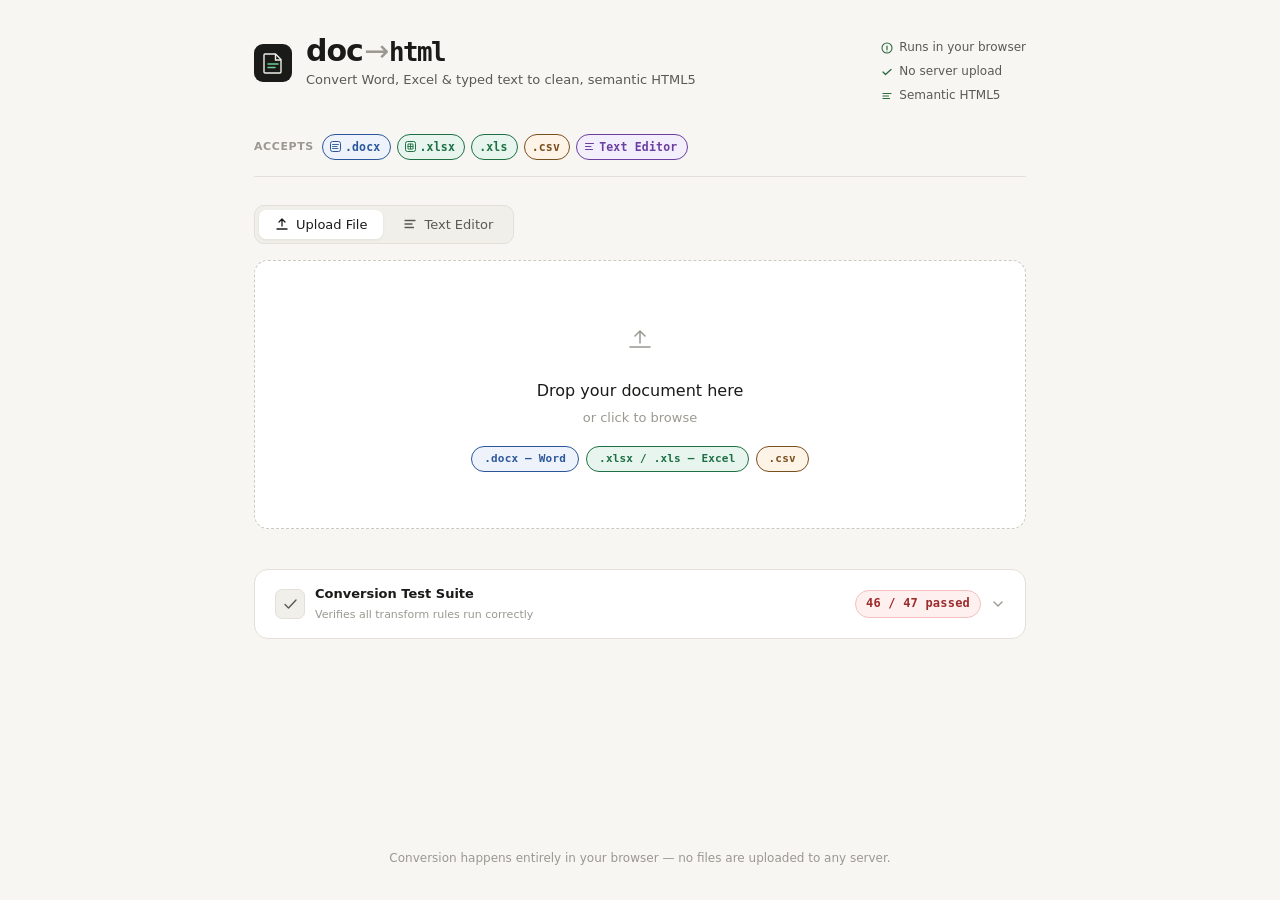
<file: index.html>
<!DOCTYPE html>
<html lang="en">
<head>
  <meta charset="UTF-8" />
  <meta name="viewport" content="width=device-width, initial-scale=1.0" />
  <title>doc→html — Word, Excel &amp; Text to HTML</title>
  <style>
/* ─── Reset & Base ─────────────────────────────────────────────── */
*, *::before, *::after { box-sizing: border-box; margin: 0; padding: 0; }

:root {
  --bg:            #f7f6f3;
  --surface:       #ffffff;
  --surface-2:     #f0efe9;
  --border:        #e2e0d8;
  --border-strong: #ccc9bf;
  --text:          #1a1a18;
  --text-2:        #5a5952;
  --text-3:        #9a9890;
  --accent:        #1a1a18;
  --accent-fg:     #ffffff;
  --green:         #2d6a3f;
  --green-bg:      #edf7f0;
  --green-border:  #b7ddc4;
  --red:           #9b2c2c;
  --red-bg:        #fff0f0;
  --red-border:    #f5c0c0;
  --word-color:    #2b579a;
  --word-bg:       #eef3fb;
  --excel-color:   #1d7044;
  --excel-bg:      #e8f5ee;
  --csv-color:     #7a4f1e;
  --csv-bg:        #fdf3e7;
  --editor-color:  #6b3fa0;
  --editor-bg:     #f3eefb;
  --radius-sm:  6px;
  --radius-md:  10px;
  --radius-lg:  14px;
  --font:       'Georgia', 'Times New Roman', serif;
  --font-ui:    system-ui, -apple-system, 'Segoe UI', sans-serif;
  --font-mono:  'Menlo', 'Consolas', 'Monaco', monospace;
  --shadow-sm:  0 1px 3px rgba(0,0,0,.07);
  --shadow-md:  0 4px 14px rgba(0,0,0,.09);
}

@media (prefers-color-scheme: dark) {
  :root {
    --bg:            #111110;
    --surface:       #1c1c1a;
    --surface-2:     #252523;
    --border:        #2e2e2b;
    --border-strong: #3d3d39;
    --text:          #f0efe9;
    --text-2:        #9a9890;
    --text-3:        #5a5952;
    --accent:        #f0efe9;
    --accent-fg:     #111110;
    --green:         #4ade80;
    --green-bg:      #0d2418;
    --green-border:  #1e4d2d;
    --red:           #f87171;
    --red-bg:        #2a0f0f;
    --red-border:    #5a2020;
    --word-color:    #93b4e8;
    --word-bg:       #111e30;
    --excel-color:   #6fcf97;
    --excel-bg:      #0d2016;
    --csv-color:     #f0c07a;
    --csv-bg:        #231800;
    --editor-color:  #c4a0f0;
    --editor-bg:     #1e1030;
    --shadow-sm:     0 1px 3px rgba(0,0,0,.3);
    --shadow-md:     0 4px 14px rgba(0,0,0,.4);
  }
}

html, body { height: 100%; }
body {
  font-family: var(--font-ui);
  background: var(--bg);
  color: var(--text);
  line-height: 1.6;
  font-size: 15px;
  -webkit-font-smoothing: antialiased;
}

.page {
  min-height: 100vh;
  display: flex;
  flex-direction: column;
  max-width: 820px;
  margin: 0 auto;
  padding: 0 1.5rem;
}

/* ═══ HEADER ═══════════════════════════════════════════════════════ */
.header {
  padding: 2.25rem 0 0;
  border-bottom: 1px solid var(--border);
  margin-bottom: 1.75rem;
}
.header-top {
  display: flex;
  align-items: flex-start;
  justify-content: space-between;
  gap: 1.5rem;
  padding-bottom: 1.1rem;
  flex-wrap: wrap;
}
.header-brand { display: flex; align-items: center; gap: 14px; }
.header-logo  { line-height: 0; flex-shrink: 0; }
.header-title-group { display: flex; flex-direction: column; gap: 4px; }
.header-title {
  font-family: var(--font-ui);
  font-size: 30px;
  font-weight: 800;
  letter-spacing: -1px;
  line-height: 1;
  color: var(--text);
}
.ht-doc   { color: var(--text); }
.ht-arrow { color: var(--text-3); font-weight: 300; margin: 0 1px; }
.ht-html  { font-family: var(--font-mono); font-size: .86em; letter-spacing: -1.5px; color: var(--text); }
.header-tagline { font-size: 13px; color: var(--text-2); font-weight: 400; }
.header-pills { list-style: none; display: flex; flex-direction: column; gap: 5px; padding-top: 2px; }
.pill { display: inline-flex; align-items: center; gap: 6px; font-size: 12px; color: var(--text-2); white-space: nowrap; }
.pill svg { color: var(--green); flex-shrink: 0; }
.header-formats { display: flex; align-items: center; gap: 6px; padding: .65rem 0 1rem; flex-wrap: wrap; }
.fmt-label { font-size: 11px; font-weight: 600; text-transform: uppercase; letter-spacing: .6px; color: var(--text-3); margin-right: 2px; }
.fmt-chip { display: inline-flex; align-items: center; gap: 4px; padding: 3px 9px 3px 7px; border-radius: 20px; font-size: 11.5px; font-weight: 600; font-family: var(--font-mono); border: 0.5px solid; letter-spacing: .2px; }
.fmt-word   { background: var(--word-bg);   color: var(--word-color);   border-color: var(--word-color); }
.fmt-excel  { background: var(--excel-bg);  color: var(--excel-color);  border-color: var(--excel-color); }
.fmt-csv    { background: var(--csv-bg);    color: var(--csv-color);    border-color: var(--csv-color); }
.fmt-editor { background: var(--editor-bg); color: var(--editor-color); border-color: var(--editor-color); }

/* ═══ MODE TABS ════════════════════════════════════════════════════ */
.mode-tabs { display: flex; gap: 4px; margin-bottom: 1rem; background: var(--surface-2); border: 1px solid var(--border); border-radius: var(--radius-md); padding: 4px; width: fit-content; }
.mode-tab { display: inline-flex; align-items: center; gap: 7px; padding: 7px 16px; border-radius: 7px; border: none; background: transparent; color: var(--text-2); font-size: 13px; font-weight: 500; font-family: var(--font-ui); cursor: pointer; transition: background .15s, color .15s; white-space: nowrap; }
.mode-tab:hover  { color: var(--text); background: var(--surface); }
.mode-tab.active { background: var(--surface); color: var(--text); box-shadow: var(--shadow-sm); }

/* ═══ MODE PANELS ══════════════════════════════════════════════════ */
.mode-panel { display: block; }
.mode-panel.hidden { display: none; }

/* ─── Drop Zone ─────────────────────────────────────────────────── */
.drop-zone { display: flex; flex-direction: column; align-items: center; border: 1.5px dashed var(--border-strong); border-radius: var(--radius-lg); background: var(--surface); padding: 3.5rem 2rem; text-align: center; cursor: pointer; transition: border-color .2s, background .2s; }
.drop-zone:hover, .drop-zone.drag-over { border-color: var(--text-2); background: var(--surface-2); }
.drop-zone input[type="file"] { display: none; }
.drop-icon { color: var(--text-3); margin-bottom: 14px; }
.drop-title { font-size: 16px; color: var(--text); margin-bottom: 4px; font-weight: 500; }
.drop-sub   { font-size: 13px; color: var(--text-3); margin-bottom: 18px; }
.drop-type-row { display: flex; gap: 7px; flex-wrap: wrap; justify-content: center; }
.drop-type { display: inline-block; padding: 3px 12px; border-radius: 20px; font-size: 11px; font-weight: 600; font-family: var(--font-mono); letter-spacing: .2px; border: 0.5px solid; }
.drop-type-word  { background: var(--word-bg);  color: var(--word-color);  border-color: var(--word-color); }
.drop-type-excel { background: var(--excel-bg); color: var(--excel-color); border-color: var(--excel-color); }
.drop-type-csv   { background: var(--csv-bg);   color: var(--csv-color);   border-color: var(--csv-color); }

/* ═══ TEXT EDITOR ══════════════════════════════════════════════════ */
.editor-wrap { border: 1px solid var(--border); border-radius: var(--radius-lg); background: var(--surface); overflow: hidden; box-shadow: var(--shadow-sm); }
.editor-toolbar { display: flex; align-items: center; flex-wrap: wrap; gap: 2px; padding: 6px 10px; border-bottom: 1px solid var(--border); background: var(--surface-2); }
.toolbar-select { height: 28px; padding: 0 6px; border: 1px solid var(--border-strong); border-radius: var(--radius-sm); background: var(--surface); color: var(--text); font-size: 12px; font-family: var(--font-ui); cursor: pointer; outline: none; }
.toolbar-select:focus { border-color: var(--text-2); }
.tb-sep { display: inline-block; width: 1px; height: 20px; background: var(--border-strong); margin: 0 4px; flex-shrink: 0; }
.tb-btn { display: inline-flex; align-items: center; justify-content: center; width: 28px; height: 28px; border: none; border-radius: var(--radius-sm); background: transparent; color: var(--text-2); cursor: pointer; transition: background .12s, color .12s; flex-shrink: 0; }
.tb-btn:hover   { background: var(--border); color: var(--text); }
.tb-btn.active  { background: var(--accent); color: var(--accent-fg); }
.tb-btn.active:hover { background: var(--accent); opacity: .85; }
.tb-danger      { color: var(--red); }
.tb-danger:hover{ background: var(--red-bg); color: var(--red); }
.editor-body { min-height: 260px; max-height: 420px; overflow-y: auto; padding: 1.25rem 1.5rem; font-family: var(--font); font-size: 14.5px; line-height: 1.8; color: var(--text); outline: none; caret-color: var(--accent); }
.editor-body:focus { outline: none; }
.editor-body p          { margin: 0 0 .5em; }
.editor-body h2         { font-size: 1.5em;  font-weight: 700; margin: .8em 0 .3em; }
.editor-body h3         { font-size: 1.25em; font-weight: 700; margin: .7em 0 .3em; }
.editor-body h4         { font-size: 1.1em;  font-weight: 600; margin: .6em 0 .25em; }
.editor-body h5, .editor-body h6 { font-size: 1em; font-weight: 600; margin: .5em 0 .2em; }
.editor-body ul, .editor-body ol { padding-left: 1.6em; margin: .4em 0; }
.editor-body li         { margin: .2em 0; }
.editor-body blockquote { border-left: 3px solid var(--border-strong); padding-left: 1rem; color: var(--text-2); margin: .5em 0; }
.editor-body pre        { background: var(--surface-2); border: 1px solid var(--border); border-radius: var(--radius-sm); padding: .75rem 1rem; font-family: var(--font-mono); font-size: .88em; overflow-x: auto; }
.editor-body a          { color: #1a56db; text-decoration: underline; }
.editor-body hr         { border: none; border-top: 1.5px solid var(--border-strong); margin: 1em 0; }
.editor-body table      { border-collapse: collapse; width: 100%; font-size: 13px; margin: .6em 0; }
.editor-body td, .editor-body th { border: 1px solid var(--border-strong); padding: 5px 9px; text-align: left; }
.editor-body th         { background: var(--surface-2); font-weight: 600; }
.editor-body::-webkit-scrollbar { width: 5px; }
.editor-body::-webkit-scrollbar-track { background: transparent; }
.editor-body::-webkit-scrollbar-thumb { background: var(--border-strong); border-radius: 10px; }
.editor-footer { display: flex; align-items: center; justify-content: space-between; padding: .75rem 1.25rem; border-top: 1px solid var(--border); background: var(--surface-2); gap: 1rem; flex-wrap: wrap; }
.editor-hint { font-size: 12px; color: var(--text-3); font-style: italic; flex: 1; }
.editor-hint code { font-family: var(--font-mono); font-size: .9em; background: var(--border); padding: 1px 4px; border-radius: 3px; }

/* ═══ STATUS BAR ═══════════════════════════════════════════════════ */
.status-bar { margin-top: .75rem; padding: .7rem 1rem; border-radius: var(--radius-sm); font-size: 13px; border: 0.5px solid; display: flex; align-items: center; gap: 8px; }
.status-bar.ok  { background: var(--green-bg); color: var(--green); border-color: var(--green); }
.status-bar.err { background: var(--red-bg);   color: var(--red);   border-color: var(--red); }

/* ═══ RESULT PANEL ═════════════════════════════════════════════════ */
.result-panel { margin-top: 1.5rem; background: var(--surface); border: 0.5px solid var(--border); border-radius: var(--radius-lg); overflow: hidden; box-shadow: var(--shadow-sm); }
.result-header { display: flex; align-items: center; justify-content: space-between; padding: 1rem 1.25rem; border-bottom: 0.5px solid var(--border); gap: 1rem; flex-wrap: wrap; }
.file-info { display: flex; align-items: center; gap: 7px; font-size: 13px; font-weight: 500; color: var(--text); min-width: 0; }
.file-info svg { flex-shrink: 0; color: var(--text-3); }
#file-name-label { overflow: hidden; text-overflow: ellipsis; white-space: nowrap; }
.action-group { display: flex; gap: 8px; flex-shrink: 0; }

/* ─── Buttons ───────────────────────────────────────────────────── */
.btn { display: inline-flex; align-items: center; gap: 6px; border-radius: var(--radius-sm); font-size: 13px; font-weight: 500; cursor: pointer; transition: background .15s, opacity .15s, transform .1s; white-space: nowrap; border: none; padding: 7px 13px; font-family: var(--font-ui); }
.btn:active    { transform: scale(.97); }
.btn-primary   { background: var(--accent); color: var(--accent-fg); }
.btn-primary:hover { opacity: .85; }
.btn-ghost     { background: transparent; color: var(--text-2); border: 0.5px solid var(--border-strong); }
.btn-ghost:hover { background: var(--surface-2); color: var(--text); }
.btn-sm        { padding: 5px 10px; font-size: 12px; }

/* ─── Tabs ──────────────────────────────────────────────────────── */
.tabs { display: flex; padding: 0 1.25rem; border-bottom: 0.5px solid var(--border); }
.tab { display: inline-flex; align-items: center; gap: 6px; padding: 10px 4px; margin-right: 20px; font-size: 13px; font-weight: 500; color: var(--text-3); background: none; border: none; border-bottom: 2px solid transparent; cursor: pointer; font-family: var(--font-ui); transition: color .15s; margin-bottom: -0.5px; }
.tab:hover  { color: var(--text-2); }
.tab.active { color: var(--text); border-bottom-color: var(--text); }

/* ─── Panes ─────────────────────────────────────────────────────── */
.pane { padding: 1.25rem; max-height: 440px; overflow-y: auto; overflow-x: hidden; }
.preview-pane { font-family: var(--font); font-size: 14px; line-height: 1.75; color: var(--text); }
.preview-pane h1 { font-size: 1.5em;  font-weight: 700; margin: .9em 0 .4em; }
.preview-pane h2 { font-size: 1.25em; font-weight: 700; margin: .8em 0 .35em; }
.preview-pane h3 { font-size: 1.1em;  font-weight: 600; margin: .7em 0 .3em; }
.preview-pane h4 { font-size: 1em;    font-weight: 600; margin: .6em 0 .3em; }
.preview-pane p  { margin: .4em 0; }
.preview-pane ul, .preview-pane ol { padding-left: 1.6em; margin: .4em 0; }
.preview-pane li { margin: .2em 0; }
.preview-pane strong { font-weight: 700; }
.preview-pane em     { font-style: italic; }
.preview-pane table { border-collapse: collapse; width: 100%; font-size: 13px; margin: .6em 0; font-family: var(--font-ui); }
.preview-pane td, .preview-pane th { border: 0.5px solid var(--border-strong); padding: 6px 10px; text-align: left; vertical-align: top; }
.preview-pane th[scope="col"] { background: var(--surface-2); font-weight: 600; }
.preview-pane a { color: #1a56db; text-decoration: underline; }
.preview-pane img { max-width: 100%; height: auto; }
.preview-pane blockquote { border-left: 3px solid var(--border-strong); padding-left: 1rem; color: var(--text-2); margin: .6em 0; }
.preview-pane code { font-family: var(--font-mono); font-size: .88em; background: var(--surface-2); padding: 1px 5px; border-radius: 3px; }
.preview-pane hr  { border: none; border-top: 1.5px solid var(--border-strong); margin: 1em 0; }
.code-pane { font-family: var(--font-mono); font-size: 12.5px; line-height: 1.65; white-space: pre; color: var(--text); background: var(--surface-2); tab-size: 2; }

/* ─── Convert Again ─────────────────────────────────────────────── */
.convert-again { padding: .75rem 1.25rem; border-top: 0.5px solid var(--border); background: var(--surface-2); }

/* ─── Toast ─────────────────────────────────────────────────────── */
.toast { position: fixed; bottom: 1.5rem; left: 50%; transform: translateX(-50%) translateY(0); background: var(--text); color: var(--bg); padding: 8px 18px; border-radius: 20px; font-size: 13px; font-weight: 500; pointer-events: none; opacity: 1; transition: opacity .35s, transform .35s; z-index: 9999; }
.toast.hidden { opacity: 0; transform: translateX(-50%) translateY(8px); }

/* ─── Footer ────────────────────────────────────────────────────── */
.footer { padding: 1.5rem 0 2rem; font-size: 12px; color: var(--text-3); text-align: center; }

/* ─── Utility ───────────────────────────────────────────────────── */
.hidden { display: none !important; }
.main   { flex: 1; }
.pane::-webkit-scrollbar { width: 5px; }
.pane::-webkit-scrollbar-track { background: transparent; }
.pane::-webkit-scrollbar-thumb { background: var(--border-strong); border-radius: 10px; }

/* ═══════════════════════════════════════════════════════════════════
   TEST SUITE STYLES
   ═══════════════════════════════════════════════════════════════════ */

/* ── Suite toggle bar ── */
.ts-toggle-bar {
  display: flex;
  align-items: center;
  justify-content: space-between;
  gap: 1rem;
  margin-top: 2.5rem;
  padding: .9rem 1.25rem;
  background: var(--surface);
  border: 0.5px solid var(--border);
  border-radius: var(--radius-lg);
  cursor: pointer;
  user-select: none;
  transition: background .15s;
  flex-wrap: wrap;
}
.ts-toggle-bar:hover { background: var(--surface-2); }

.ts-toggle-left {
  display: flex;
  align-items: center;
  gap: 10px;
}
.ts-icon {
  width: 30px; height: 30px;
  border-radius: 7px;
  background: var(--surface-2);
  border: 0.5px solid var(--border);
  display: flex; align-items: center; justify-content: center;
  color: var(--text-2);
  flex-shrink: 0;
}
.ts-toggle-title {
  font-size: 13px;
  font-weight: 600;
  color: var(--text);
}
.ts-toggle-sub {
  font-size: 11px;
  color: var(--text-3);
  margin-top: 1px;
}

.ts-toggle-right {
  display: flex;
  align-items: center;
  gap: 10px;
}

/* Score pill shown in toggle bar */
.ts-score-pill {
  display: inline-flex;
  align-items: center;
  gap: 5px;
  padding: 3px 10px;
  border-radius: 20px;
  font-size: 12px;
  font-weight: 700;
  font-family: var(--font-mono);
  border: 0.5px solid;
  letter-spacing: .2px;
}
.ts-score-pill.all-pass { background: var(--green-bg); color: var(--green); border-color: var(--green-border); }
.ts-score-pill.has-fail { background: var(--red-bg);   color: var(--red);   border-color: var(--red-border); }
.ts-score-pill.pending  { background: var(--surface-2); color: var(--text-3); border-color: var(--border); }

.ts-chevron {
  color: var(--text-3);
  transition: transform .25s;
  flex-shrink: 0;
}
.ts-chevron.open { transform: rotate(180deg); }

/* ── Suite body ── */
.ts-body {
  display: none;
  margin-top: .5rem;
  background: var(--surface);
  border: 0.5px solid var(--border);
  border-radius: var(--radius-lg);
  overflow: hidden;
}
.ts-body.open { display: block; }

/* ── Suite header (inside body) ── */
.ts-header {
  display: flex;
  align-items: center;
  justify-content: space-between;
  gap: 1rem;
  padding: 1rem 1.25rem;
  border-bottom: 0.5px solid var(--border);
  background: var(--surface-2);
  flex-wrap: wrap;
}

.ts-stats {
  display: flex;
  align-items: center;
  gap: 10px;
}
.ts-stat {
  display: flex;
  align-items: baseline;
  gap: 4px;
}
.ts-stat-num {
  font-size: 22px;
  font-weight: 800;
  letter-spacing: -.5px;
  line-height: 1;
  font-family: var(--font-mono);
}
.ts-stat-num.pass  { color: var(--green); }
.ts-stat-num.fail  { color: var(--red); }
.ts-stat-num.total { color: var(--text-2); }
.ts-stat-label     { font-size: 12px; color: var(--text-3); }
.ts-stat-div { width: 1px; height: 22px; background: var(--border-strong); }

.ts-actions {
  display: flex;
  gap: 8px;
  align-items: center;
}

/* ── Group section ── */
.ts-group {
  border-bottom: 0.5px solid var(--border);
}
.ts-group:last-child { border-bottom: none; }

.ts-group-head {
  display: flex;
  align-items: center;
  gap: 8px;
  padding: .6rem 1.25rem;
  background: var(--surface-2);
  border-bottom: 0.5px solid var(--border);
}
.ts-group-name {
  font-size: 11px;
  font-weight: 700;
  text-transform: uppercase;
  letter-spacing: .7px;
  color: var(--text-3);
  flex: 1;
}
.ts-group-rule {
  font-size: 11px;
  font-family: var(--font-mono);
  font-weight: 600;
  color: var(--text-3);
  background: var(--border);
  padding: 1px 7px;
  border-radius: 4px;
}
.ts-group-score {
  font-size: 11px;
  font-weight: 600;
  font-family: var(--font-mono);
  color: var(--text-3);
}

/* ── Individual test row ── */
.ts-row {
  border-bottom: 0.5px solid var(--border);
  transition: background .1s;
}
.ts-row:last-child { border-bottom: none; }

.ts-row-head {
  display: flex;
  align-items: center;
  gap: 10px;
  padding: .65rem 1.25rem;
  cursor: pointer;
}
.ts-row-head:hover { background: var(--surface-2); }

.ts-dot {
  width: 8px; height: 8px;
  border-radius: 50%;
  flex-shrink: 0;
}
.ts-dot.pass { background: var(--green); }
.ts-dot.fail { background: var(--red); }

.ts-row-name {
  font-size: 13px;
  flex: 1;
  color: var(--text);
}
.ts-row.fail .ts-row-name { color: var(--red); }

.ts-row-badge {
  font-size: 10px;
  font-weight: 700;
  padding: 2px 7px;
  border-radius: 4px;
  font-family: var(--font-mono);
  flex-shrink: 0;
}
.ts-row-badge.pass { background: var(--green-bg); color: var(--green); }
.ts-row-badge.fail { background: var(--red-bg);   color: var(--red); }

.ts-row-caret {
  color: var(--text-3);
  font-size: 10px;
  transition: transform .2s;
  flex-shrink: 0;
}
.ts-row.open .ts-row-caret { transform: rotate(180deg); }

/* ── Detail expand ── */
.ts-detail {
  display: none;
  padding: 0 1.25rem .9rem;
  border-top: 0.5px solid var(--border);
  background: var(--surface-2);
}
.ts-row.open .ts-detail { display: block; }

.ts-detail-grid {
  display: grid;
  grid-template-columns: 1fr 1fr;
  gap: .5rem;
  margin-top: .75rem;
}
.ts-detail-cell {
  background: var(--surface);
  border: 0.5px solid var(--border);
  border-radius: var(--radius-sm);
  padding: .6rem .85rem;
}
.ts-detail-cell.full { grid-column: 1 / -1; }
.ts-detail-cell.pass-cell { border-color: var(--green-border); }
.ts-detail-cell.fail-cell { border-color: var(--red-border); }
.ts-detail-label {
  font-size: 10px;
  font-weight: 700;
  text-transform: uppercase;
  letter-spacing: .6px;
  color: var(--text-3);
  margin-bottom: .3rem;
}
.ts-detail-val {
  font-family: var(--font-mono);
  font-size: 11.5px;
  line-height: 1.55;
  word-break: break-all;
  white-space: pre-wrap;
  color: var(--text);
}
.ts-detail-val.pass-val { color: var(--green); }
.ts-detail-val.fail-val { color: var(--red); }

/* ── Suite footer ── */
.ts-footer {
  padding: .75rem 1.25rem;
  border-top: 0.5px solid var(--border);
  background: var(--surface-2);
  font-size: 11px;
  color: var(--text-3);
  text-align: center;
}

/* ─── Responsive ────────────────────────────────────────────────── */
@media (max-width: 600px) {
  .header-top   { flex-direction: column; gap: .9rem; }
  .header-pills { flex-direction: row; flex-wrap: wrap; gap: 8px; }
  .header-title { font-size: 24px; }
  .result-header{ flex-direction: column; align-items: flex-start; }
  .action-group { width: 100%; }
  .btn          { flex: 1; justify-content: center; }
  .drop-zone    { padding: 2.5rem 1.25rem; }
  .editor-footer{ flex-direction: column; align-items: flex-start; }
  .mode-tabs    { width: 100%; }
  .mode-tab     { flex: 1; justify-content: center; }
  .ts-detail-grid { grid-template-columns: 1fr; }
  .ts-header    { flex-direction: column; align-items: flex-start; }
}
  </style>
</head>
<body>
  <div class="page">

    <!-- ══ HEADER ══ -->
    <header class="header">
      <div class="header-top">
        <div class="header-brand">
          <div class="header-logo" aria-hidden="true">
            <svg width="38" height="38" viewBox="0 0 38 38" fill="none">
              <rect width="38" height="38" rx="9" fill="#1a1a18"/>
              <path d="M11 10h10.5l5.5 5.5V28a1 1 0 01-1 1H11a1 1 0 01-1-1V11a1 1 0 011-1z" fill="none" stroke="#f0efe9" stroke-width="1.4"/>
              <path d="M21.5 10v6h5.5" fill="none" stroke="#f0efe9" stroke-width="1.4"/>
              <path d="M14 20h10M14 23.5h7" stroke="#6fcf97" stroke-width="1.5" stroke-linecap="round"/>
            </svg>
          </div>
          <div class="header-title-group">
            <h1 class="header-title">
              <span class="ht-doc">doc</span><span class="ht-arrow">→</span><span class="ht-html">html</span>
            </h1>
            <p class="header-tagline">Convert Word, Excel &amp; typed text to clean, semantic HTML5</p>
          </div>
        </div>
        <ul class="header-pills" aria-label="Features">
          <li class="pill">
            <svg width="12" height="12" viewBox="0 0 12 12" fill="none"><path d="M6 1a5 5 0 100 10A5 5 0 006 1z" stroke="currentColor" stroke-width="1.1"/><path d="M6 4v3.5" stroke="currentColor" stroke-width="1.2" stroke-linecap="round"/><circle cx="6" cy="9" r=".6" fill="currentColor"/></svg>
            Runs in your browser
          </li>
          <li class="pill">
            <svg width="12" height="12" viewBox="0 0 12 12" fill="none"><path d="M2 6l2.5 2.5L10 3.5" stroke="currentColor" stroke-width="1.3" stroke-linecap="round" stroke-linejoin="round"/></svg>
            No server upload
          </li>
          <li class="pill">
            <svg width="12" height="12" viewBox="0 0 12 12" fill="none"><path d="M2 3.5h8M2 6h5.5M2 8.5h6.5" stroke="currentColor" stroke-width="1.2" stroke-linecap="round"/></svg>
            Semantic HTML5
          </li>
        </ul>
      </div>
      <div class="header-formats">
        <span class="fmt-label">Accepts</span>
        <span class="fmt-chip fmt-word">
          <svg width="11" height="11" viewBox="0 0 11 11" fill="none"><rect x=".5" y=".5" width="10" height="10" rx="2" stroke="currentColor" stroke-width="1"/><path d="M2.5 3.5h6M2.5 5.5h4.5M2.5 7.5h5.5" stroke="currentColor" stroke-width=".9" stroke-linecap="round"/></svg>
          .docx
        </span>
        <span class="fmt-chip fmt-excel">
          <svg width="11" height="11" viewBox="0 0 11 11" fill="none"><rect x=".5" y=".5" width="10" height="10" rx="2" stroke="currentColor" stroke-width="1"/><path d="M3 3h5v5H3z" stroke="currentColor" stroke-width=".9"/><path d="M3 5.5h5M5.5 3v5" stroke="currentColor" stroke-width=".9" stroke-linecap="round"/></svg>
          .xlsx
        </span>
        <span class="fmt-chip fmt-excel">.xls</span>
        <span class="fmt-chip fmt-csv">.csv</span>
        <span class="fmt-chip fmt-editor">
          <svg width="11" height="11" viewBox="0 0 11 11" fill="none"><path d="M1.5 2.5h8M1.5 5.5h5.5M1.5 8.5h7" stroke="currentColor" stroke-width="1" stroke-linecap="round"/></svg>
          Text Editor
        </span>
      </div>
    </header>

    <main class="main">

      <!-- ══ MODE SWITCHER ══ -->
      <div class="mode-tabs" role="tablist" aria-label="Input method">
        <button class="mode-tab active" id="mode-upload-btn" role="tab" aria-selected="true" aria-controls="mode-upload">
          <svg width="14" height="14" viewBox="0 0 14 14" fill="none">
            <path d="M7 9V2M7 2L4 5M7 2l3 3" stroke="currentColor" stroke-width="1.3" stroke-linecap="round" stroke-linejoin="round"/>
            <path d="M2 12h10" stroke="currentColor" stroke-width="1.3" stroke-linecap="round"/>
          </svg>
          Upload File
        </button>
        <button class="mode-tab" id="mode-editor-btn" role="tab" aria-selected="false" aria-controls="mode-editor">
          <svg width="14" height="14" viewBox="0 0 14 14" fill="none">
            <path d="M2 3.5h10M2 7h7M2 10.5h8.5" stroke="currentColor" stroke-width="1.3" stroke-linecap="round"/>
          </svg>
          Text Editor
        </button>
      </div>

      <!-- ══ UPLOAD PANEL ══ -->
      <div id="mode-upload" class="mode-panel">
        <label class="drop-zone" id="drop-zone">
          <input type="file" id="file-input" accept=".docx,.xlsx,.xls,.csv" />
          <div class="drop-icon">
            <svg width="40" height="40" viewBox="0 0 40 40" fill="none">
              <path d="M20 26V14M20 14l-5 5M20 14l5 5" stroke="currentColor" stroke-width="1.5" stroke-linecap="round" stroke-linejoin="round"/>
              <path d="M10 30h20" stroke="currentColor" stroke-width="1.5" stroke-linecap="round"/>
            </svg>
          </div>
          <p class="drop-title">Drop your document here</p>
          <p class="drop-sub">or click to browse</p>
          <div class="drop-type-row">
            <span class="drop-type drop-type-word">.docx — Word</span>
            <span class="drop-type drop-type-excel">.xlsx / .xls — Excel</span>
            <span class="drop-type drop-type-csv">.csv</span>
          </div>
        </label>
        <div id="upload-status" class="status-bar hidden"></div>
      </div>

      <!-- ══ TEXT EDITOR PANEL ══ -->
      <div id="mode-editor" class="mode-panel hidden">
        <div class="editor-wrap">
          <div class="editor-toolbar" id="editor-toolbar" role="toolbar" aria-label="Text formatting">
            <select class="toolbar-select" id="block-format" title="Block format">
              <option value="p">Paragraph</option>
              <option value="h2">Heading 2</option>
              <option value="h3">Heading 3</option>
              <option value="h4">Heading 4</option>
              <option value="h5">Heading 5</option>
              <option value="h6">Heading 6</option>
              <option value="blockquote">Blockquote</option>
              <option value="pre">Code block</option>
            </select>
            <span class="tb-sep"></span>
            <button class="tb-btn" data-cmd="bold" title="Bold (Ctrl+B)"><svg width="13" height="13" viewBox="0 0 13 13" fill="none"><path d="M3.5 2.5H7A2 2 0 017 6.5H3.5V2.5z" stroke="currentColor" stroke-width="1.3" stroke-linejoin="round"/><path d="M3.5 6.5H7.5A2 2 0 017.5 10.5H3.5V6.5z" stroke="currentColor" stroke-width="1.3" stroke-linejoin="round"/></svg></button>
            <button class="tb-btn" data-cmd="italic" title="Italic (Ctrl+I)"><svg width="13" height="13" viewBox="0 0 13 13" fill="none"><path d="M5 2.5h5M3 10.5h5M7.5 2.5l-2 8" stroke="currentColor" stroke-width="1.3" stroke-linecap="round"/></svg></button>
            <button class="tb-btn" data-cmd="underline" title="Underline (Ctrl+U)"><svg width="13" height="13" viewBox="0 0 13 13" fill="none"><path d="M3 2.5v4a3.5 3.5 0 007 0v-4" stroke="currentColor" stroke-width="1.3" stroke-linecap="round"/><path d="M1.5 11.5h10" stroke="currentColor" stroke-width="1.3" stroke-linecap="round"/></svg></button>
            <button class="tb-btn" data-cmd="strikeThrough" title="Strikethrough"><svg width="13" height="13" viewBox="0 0 13 13" fill="none"><path d="M1.5 6.5h10" stroke="currentColor" stroke-width="1.3" stroke-linecap="round"/><path d="M4.5 6.5c0-2 5-2 5 0M4.5 6.5c0 2 5 2 5 0" stroke="currentColor" stroke-width="1.1" stroke-linecap="round"/></svg></button>
            <button class="tb-btn" data-cmd="superscript" title="Superscript"><svg width="13" height="13" viewBox="0 0 13 13" fill="none"><path d="M2 10L6 4M6 10L2 4" stroke="currentColor" stroke-width="1.2" stroke-linecap="round"/><path d="M8.5 2h3M8.5 4.5h3M11.5 2v2.5" stroke="currentColor" stroke-width="1.1" stroke-linecap="round"/></svg></button>
            <button class="tb-btn" data-cmd="subscript" title="Subscript"><svg width="13" height="13" viewBox="0 0 13 13" fill="none"><path d="M2 4l4 6M6 4l-4 6" stroke="currentColor" stroke-width="1.2" stroke-linecap="round"/><path d="M8.5 8.5h3M8.5 11h3M11.5 8.5V11" stroke="currentColor" stroke-width="1.1" stroke-linecap="round"/></svg></button>
            <span class="tb-sep"></span>
            <button class="tb-btn" data-cmd="insertUnorderedList" title="Bullet list"><svg width="13" height="13" viewBox="0 0 13 13" fill="none"><circle cx="2" cy="3.5" r=".9" fill="currentColor"/><circle cx="2" cy="6.5" r=".9" fill="currentColor"/><circle cx="2" cy="9.5" r=".9" fill="currentColor"/><path d="M4.5 3.5h7M4.5 6.5h7M4.5 9.5h7" stroke="currentColor" stroke-width="1.2" stroke-linecap="round"/></svg></button>
            <button class="tb-btn" data-cmd="insertOrderedList" title="Numbered list"><svg width="13" height="13" viewBox="0 0 13 13" fill="none"><path d="M1.5 2h1.2v3.5M1.2 5.5H4" stroke="currentColor" stroke-width="1" stroke-linecap="round" stroke-linejoin="round"/><path d="M1.2 7.5c0-.6 1.5-1 1.5-1.5 0-.4-.3-.5-.7-.5s-.7.2-.8.5" stroke="currentColor" stroke-width="1" stroke-linecap="round"/><path d="M1.2 11h1.8L1.2 9.5H3" stroke="currentColor" stroke-width="1" stroke-linecap="round" stroke-linejoin="round"/><path d="M5.5 3h6M5.5 6.5h6M5.5 10h6" stroke="currentColor" stroke-width="1.2" stroke-linecap="round"/></svg></button>
            <span class="tb-sep"></span>
            <button class="tb-btn" data-cmd="justifyLeft" title="Align left"><svg width="13" height="13" viewBox="0 0 13 13" fill="none"><path d="M1.5 3h10M1.5 5.5h7M1.5 8h10M1.5 10.5h5.5" stroke="currentColor" stroke-width="1.2" stroke-linecap="round"/></svg></button>
            <button class="tb-btn" data-cmd="justifyCenter" title="Align center"><svg width="13" height="13" viewBox="0 0 13 13" fill="none"><path d="M1.5 3h10M3 5.5h7M1.5 8h10M3.5 10.5h6" stroke="currentColor" stroke-width="1.2" stroke-linecap="round"/></svg></button>
            <button class="tb-btn" data-cmd="justifyRight" title="Align right"><svg width="13" height="13" viewBox="0 0 13 13" fill="none"><path d="M1.5 3h10M5.5 5.5h7M1.5 8h10M6 10.5h5.5" stroke="currentColor" stroke-width="1.2" stroke-linecap="round"/></svg></button>
            <button class="tb-btn" data-cmd="justifyFull" title="Justify"><svg width="13" height="13" viewBox="0 0 13 13" fill="none"><path d="M1.5 3h10M1.5 5.5h10M1.5 8h10M1.5 10.5h10" stroke="currentColor" stroke-width="1.2" stroke-linecap="round"/></svg></button>
            <span class="tb-sep"></span>
            <button class="tb-btn" data-cmd="indent" title="Increase indent"><svg width="13" height="13" viewBox="0 0 13 13" fill="none"><path d="M1.5 2.5h10M4.5 5.5h7M4.5 8h7M1.5 10.5h10M1.5 5.5l2 1.25-2 1.25V5.5z" stroke="currentColor" stroke-width="1.1" stroke-linecap="round" stroke-linejoin="round"/></svg></button>
            <button class="tb-btn" data-cmd="outdent" title="Decrease indent"><svg width="13" height="13" viewBox="0 0 13 13" fill="none"><path d="M1.5 2.5h10M4.5 5.5h7M4.5 8h7M1.5 10.5h10M4.5 5.5L2.5 6.75l2 1.25V5.5z" stroke="currentColor" stroke-width="1.1" stroke-linecap="round" stroke-linejoin="round"/></svg></button>
            <span class="tb-sep"></span>
            <button class="tb-btn" id="tb-link" title="Insert / edit link"><svg width="13" height="13" viewBox="0 0 13 13" fill="none"><path d="M5 8a3 3 0 004.2 0l1.3-1.3A3 3 0 006.3 2.5L5 3.8" stroke="currentColor" stroke-width="1.3" stroke-linecap="round"/><path d="M8 5a3 3 0 00-4.2 0L2.5 6.3A3 3 0 006.7 10.5L8 9.2" stroke="currentColor" stroke-width="1.3" stroke-linecap="round"/></svg></button>
            <button class="tb-btn" id="tb-hr" title="Insert horizontal rule"><svg width="13" height="13" viewBox="0 0 13 13" fill="none"><path d="M1.5 6.5h10" stroke="currentColor" stroke-width="1.8" stroke-linecap="round"/><path d="M1.5 3.5h10M1.5 9.5h10" stroke="currentColor" stroke-width=".8" stroke-linecap="round" stroke-dasharray="1.5 1.5"/></svg></button>
            <button class="tb-btn" data-cmd="removeFormat" title="Clear formatting"><svg width="13" height="13" viewBox="0 0 13 13" fill="none"><path d="M2.5 2.5l8 8M10.5 2.5l-8 8" stroke="currentColor" stroke-width="1.2" stroke-linecap="round"/></svg></button>
            <button class="tb-btn tb-danger" id="tb-clear" title="Clear all content"><svg width="13" height="13" viewBox="0 0 13 13" fill="none"><path d="M1.5 3.5h10M3.5 3.5V11a1 1 0 001 1h4a1 1 0 001-1V3.5M4.5 3.5V2.5h4v1" stroke="currentColor" stroke-width="1.2" stroke-linecap="round" stroke-linejoin="round"/></svg></button>
          </div>
          <div class="editor-body" id="editor-body" contenteditable="true" spellcheck="true" role="textbox" aria-multiline="true" aria-label="Type your content here">
            <p>Start typing here…</p>
          </div>
          <div class="editor-footer">
            <span class="editor-hint">Bold first-row cells are detected as <code>&lt;th scope="col"&gt;</code> table headers</span>
            <button class="btn btn-primary" id="editor-convert-btn">
              <svg width="14" height="14" viewBox="0 0 14 14" fill="none"><path d="M2 7h8M8 4l3 3-3 3" stroke="currentColor" stroke-width="1.3" stroke-linecap="round" stroke-linejoin="round"/></svg>
              Convert to HTML
            </button>
          </div>
        </div>
        <div id="editor-status" class="status-bar hidden"></div>
      </div>

      <!-- ══ RESULT PANEL ══ -->
      <section id="result-panel" class="result-panel hidden">
        <div class="result-header">
          <div class="file-info">
            <svg width="16" height="16" viewBox="0 0 16 16" fill="none">
              <path d="M3 2h7l3 3v9a1 1 0 01-1 1H3a1 1 0 01-1-1V3a1 1 0 011-1z" stroke="currentColor" stroke-width="1.2"/>
              <path d="M10 2v4h3" stroke="currentColor" stroke-width="1.2"/>
            </svg>
            <span id="file-name-label">output</span>
          </div>
          <div class="action-group">
            <button id="copy-btn" class="btn btn-ghost">
              <svg width="15" height="15" viewBox="0 0 15 15" fill="none"><rect x="4" y="4" width="9" height="9" rx="1" stroke="currentColor" stroke-width="1.2"/><path d="M2 11V2h9" stroke="currentColor" stroke-width="1.2" stroke-linecap="round"/></svg>
              Copy HTML
            </button>
            <button id="dl-btn" class="btn btn-primary">
              <svg width="15" height="15" viewBox="0 0 15 15" fill="none"><path d="M7.5 10V2M7.5 10l-3-3M7.5 10l3-3" stroke="currentColor" stroke-width="1.3" stroke-linecap="round" stroke-linejoin="round"/><path d="M2 13h11" stroke="currentColor" stroke-width="1.3" stroke-linecap="round"/></svg>
              Download .txt
            </button>
          </div>
        </div>
        <div class="tabs">
          <button class="tab active" data-tab="preview">
            <svg width="14" height="14" viewBox="0 0 14 14" fill="none"><path d="M1 7s2.5-5 6-5 6 5 6 5-2.5 5-6 5-6-5-6-5z" stroke="currentColor" stroke-width="1.2"/><circle cx="7" cy="7" r="1.5" stroke="currentColor" stroke-width="1.2"/></svg>
            Preview
          </button>
          <button class="tab" data-tab="code">
            <svg width="14" height="14" viewBox="0 0 14 14" fill="none"><path d="M4.5 3L1 7l3.5 4M9.5 3L13 7l-3.5 4M8 2l-2 10" stroke="currentColor" stroke-width="1.2" stroke-linecap="round" stroke-linejoin="round"/></svg>
            HTML code
          </button>
        </div>
        <div id="preview-pane" class="pane preview-pane"></div>
        <div id="code-pane" class="pane code-pane hidden"></div>
        <div class="convert-again">
          <button id="reset-btn" class="btn btn-ghost btn-sm">
            <svg width="13" height="13" viewBox="0 0 13 13" fill="none"><path d="M1.5 6.5a5 5 0 115 5" stroke="currentColor" stroke-width="1.2" stroke-linecap="round"/><path d="M1.5 4v2.5h2.5" stroke="currentColor" stroke-width="1.2" stroke-linecap="round" stroke-linejoin="round"/></svg>
            Convert another
          </button>
        </div>
      </section>

      <!-- ══ TEST SUITE ══ -->
      <div class="ts-toggle-bar" id="ts-toggle" role="button" aria-expanded="false" aria-controls="ts-body" tabindex="0">
        <div class="ts-toggle-left">
          <div class="ts-icon">
            <svg width="15" height="15" viewBox="0 0 15 15" fill="none">
              <path d="M2 7.5l3.5 3.5L13 3" stroke="currentColor" stroke-width="1.4" stroke-linecap="round" stroke-linejoin="round"/>
            </svg>
          </div>
          <div>
            <div class="ts-toggle-title">Conversion Test Suite</div>
            <div class="ts-toggle-sub">Verifies all transform rules run correctly</div>
          </div>
        </div>
        <div class="ts-toggle-right">
          <span class="ts-score-pill pending" id="ts-pill">Running…</span>
          <svg class="ts-chevron" id="ts-chevron" width="14" height="14" viewBox="0 0 14 14" fill="none">
            <path d="M3 5l4 4 4-4" stroke="currentColor" stroke-width="1.4" stroke-linecap="round" stroke-linejoin="round"/>
          </svg>
        </div>
      </div>

      <div class="ts-body" id="ts-body" role="region" aria-label="Test results">
        <div class="ts-header">
          <div class="ts-stats">
            <div class="ts-stat">
              <span class="ts-stat-num pass" id="ts-pass-n">0</span>
              <span class="ts-stat-label">passed</span>
            </div>
            <div class="ts-stat-div"></div>
            <div class="ts-stat">
              <span class="ts-stat-num fail" id="ts-fail-n">0</span>
              <span class="ts-stat-label">failed</span>
            </div>
            <div class="ts-stat-div"></div>
            <div class="ts-stat">
              <span class="ts-stat-num total" id="ts-total-n">0</span>
              <span class="ts-stat-label">total</span>
            </div>
          </div>
          <div class="ts-actions">
            <button class="btn btn-ghost btn-sm" id="ts-rerun-btn">
              <svg width="12" height="12" viewBox="0 0 12 12" fill="none"><path d="M1.5 6a4.5 4.5 0 114.5 4.5" stroke="currentColor" stroke-width="1.2" stroke-linecap="round"/><path d="M1.5 3.5V6H4" stroke="currentColor" stroke-width="1.2" stroke-linecap="round" stroke-linejoin="round"/></svg>
              Re-run
            </button>
            <button class="btn btn-primary btn-sm" id="ts-dl-btn">
              <svg width="12" height="12" viewBox="0 0 12 12" fill="none"><path d="M6 8.5V1.5M6 8.5l-2.5-2.5M6 8.5l2.5-2.5" stroke="currentColor" stroke-width="1.3" stroke-linecap="round" stroke-linejoin="round"/><path d="M1.5 10.5h9" stroke="currentColor" stroke-width="1.3" stroke-linecap="round"/></svg>
              Download report
            </button>
          </div>
        </div>
        <div id="ts-results"></div>
        <div class="ts-footer">Tests run entirely in your browser — no data is sent anywhere.</div>
      </div>

    </main>

    <footer class="footer">
      Conversion happens entirely in your browser — no files are uploaded to any server.
    </footer>
  </div>

  <div id="toast" class="toast hidden">Copied to clipboard!</div>

  <script src="mammoth.min.js"></script>
  <script src="xlsx.min.js"></script>

  <!-- ══ CONVERTER + TEST ENGINE ══════════════════════════════════════ -->
  <script>
  /* ═══════════════════════════════════════════════════════════════════
     SHARED TRANSFORM ENGINE  (used by both converter and test suite)
     ═══════════════════════════════════════════════════════════════════ */
  (function(global) {
    'use strict';

    /* ── DOM helpers ── */
    function changeTag(el, tag) {
      var n = el.ownerDocument.createElement(tag);
      Array.prototype.slice.call(el.attributes).forEach(function(a){ n.setAttribute(a.name,a.value); });
      while (el.firstChild) n.appendChild(el.firstChild);
      el.parentNode.replaceChild(n, el);
      return n;
    }
    function unwrapElement(el) {
      var p = el.parentNode;
      while (el.firstChild) p.insertBefore(el.firstChild, el);
      p.removeChild(el);
    }

    function rule1_headings(root) {
      root.querySelectorAll('h1').forEach(function(el){ changeTag(el,'h2'); });
    }
    function rule2_phoneTel(html) {
      var PHONE_RE = /(\+?[\d][\d\s.\-()]{6,}[\d])/g;
      var FAX_RE   = /\bfax\b/i;
      var parts = html.split(/(<a[\s\S]*?<\/a>)/gi);
      return parts.map(function(part){
        if (/^<a[\s\S]*<\/a>$/i.test(part)) return part;
        return part.replace(/>([\s\S]*?)</g, function(m,text){
          var r = text.replace(PHONE_RE, function(ph,_m,offset,str){
            var before = str.slice(Math.max(0,offset-60),offset);
            var after  = str.slice(offset+ph.length,offset+ph.length+20);
            if (FAX_RE.test(before)||FAX_RE.test(after)) return ph;
            return '<a href="tel:'+ph.replace(/[^\d+]/g,'')+'">'+ph+'</a>';
          });
          return '>'+r+'<';
        });
      }).join('');
    }
    var SUP_WHOLE={'SM':'&#8480;','TM':'&trade;','R':'&reg;','st':'<sup>st</sup>','nd':'<sup>nd</sup>','rd':'<sup>rd</sup>','th':'<sup>th</sup>'};
    var SUP_CHAR={'0':'&#x2070;','1':'&sup1;','2':'&sup2;','3':'&sup3;','4':'&#8308;','5':'&#8309;','6':'&#8310;','7':'&#8311;','8':'&#8312;','9':'&#8313;','a':'&#x1D43;','b':'&#x1D47;','c':'&#x1D9C;','d':'&#x1D48;','e':'&#x1D49;','f':'&#x1DA0;','g':'&#x1D4D;','h':'&#x02B0;','i':'&#x2071;','j':'&#x02B2;','k':'&#x1D4F;','l':'&#x02E1;','m':'&#x1D50;','n':'&#x207F;','o':'&#x1D52;','p':'&#x1D56;','r':'&#x02B3;','s':'&#x02E2;','t':'&#x1D57;','u':'&#x1D58;','v':'&#x1D5B;','w':'&#x02B7;','x':'&#x02E3;','y':'&#x02B8;','z':'&#x1DBB;','+':'&#x207A;','-':'&#x207B;','=':'&#x207C;','(':'&#x207D;',')':'&#x207E;'};
    var SUB_CHAR={'0':'&#x2080;','1':'&#x2081;','2':'&#x2082;','3':'&#x2083;','4':'&#x2084;','5':'&#x2085;','6':'&#x2086;','7':'&#x2087;','8':'&#x2088;','9':'&#x2089;','a':'&#x2090;','e':'&#x2091;','o':'&#x2092;','x':'&#x2093;','h':'&#x2095;','k':'&#x2096;','l':'&#x2097;','m':'&#x2098;','n':'&#x2099;','p':'&#x209A;','s':'&#x209B;','t':'&#x209C;','+':'&#x208A;','-':'&#x208B;','=':'&#x208C;','(':'&#x208D;',')':'&#x208E;'};
    function rule3_supSubEntities(html){
      html=html.replace(/<sup>([\s\S]*?)<\/sup>/gi,function(m,inner){
        var t=inner.trim();
        if(SUP_WHOLE[t]) return SUP_WHOLE[t];
        var out=t.split('').map(function(c){return SUP_CHAR[c]||SUP_CHAR[c.toLowerCase()]||c;}).join('');
        return out!==t?out:m;
      });
      html=html.replace(/<sub>([\s\S]*?)<\/sub>/gi,function(m,inner){
        var t=inner.trim();
        var out=t.split('').map(function(c){return SUB_CHAR[c]||SUB_CHAR[c.toLowerCase()]||c;}).join('');
        return out!==t?out:m;
      });
      return html;
    }
    function rule4_bToStrong(root){ root.querySelectorAll('b').forEach(function(el){changeTag(el,'strong');}); }
    function rule5_iEmToStrong(root){
      root.querySelectorAll('i,em').forEach(function(el){
        el.textContent.trim().length>120?unwrapElement(el):changeTag(el,'strong');
      });
    }
    function rule6_removeU(root){ root.querySelectorAll('u').forEach(function(el){unwrapElement(el);}); }
    function rule8_symbolEntities(html){
      html=html.replace(/®/g,'\u00AE').replace(/™/g,'\u2122').replace(/©/g,'\u00A9');
      html=html.replace(/®/g,'&reg;').replace(/™/g,'&trade;').replace(/©/g,'&copy;');
      html=html.replace(/\u2018/g,'&lsquo;').replace(/\u2019/g,'&rsquo;');
      html=html.replace(/\u201C/g,'&ldquo;').replace(/\u201D/g,'&rdquo;');
      html=html.replace(/(\w)'(\w)/g,'$1&apos;$2');
      html=html.replace(/\(R\)/gi,'&reg;').replace(/\(TM\)/gi,'&trade;').replace(/\(C\)/gi,'&copy;');
      return html;
    }
    function rule10_bluecard(html){
      return html.split(/(<a[\s\S]*?<\/a>)/gi).map(function(p){
        return /^<a[\s\S]*<\/a>$/i.test(p)?p:p.replace(/\bBluecard\b(?!&reg;)/gi,function(m){return m+'&reg;';});
      }).join('');
    }
    function rule11_removeNbsp(html){
      return html.replace(/&nbsp;/gi,' ').replace(/\u00A0/g,' ').replace(/ {2,}/g,' ');
    }
    function ruleA_noStrongInHeadings(root){
      root.querySelectorAll('h2 strong,h3 strong,h4 strong,h5 strong,h6 strong').forEach(function(el){unwrapElement(el);});
    }
    function cellIsBold(cell){
      var text=cell.textContent.trim();
      if(!text) return false;
      var strongs=Array.prototype.slice.call(cell.querySelectorAll('strong'));
      if(!strongs.length) return false;
      return strongs.map(function(s){return s.textContent;}).join('').trim()===text;
    }
    function stripStrong(cell){
      Array.prototype.slice.call(cell.querySelectorAll('strong')).forEach(function(s){unwrapElement(s);});
    }
    function ruleB_tableScope(root){
      root.querySelectorAll('table').forEach(function(table){
        var rows=Array.prototype.slice.call(table.querySelectorAll('tr'));
        if(!rows.length) return;
        var headCells=Array.prototype.slice.call(rows[0].querySelectorAll('td,th'));
        if(!headCells.length||!headCells.every(cellIsBold)) return;
        headCells.forEach(function(cell){
          stripStrong(cell);
          var th=changeTag(cell,'th');
          th.setAttribute('scope','col');
        });
        var thead=table.ownerDocument.createElement('thead');
        rows[0].parentNode.removeChild(rows[0]);
        thead.appendChild(rows[0]);
        var bodyRows=rows.slice(1);
        var tbody=table.ownerDocument.createElement('tbody');
        bodyRows.forEach(function(tr){
          Array.prototype.slice.call(tr.querySelectorAll('th')).forEach(function(th){changeTag(th,'td');});
          tr.parentNode.removeChild(tr);
          tbody.appendChild(tr);
        });
        while(table.firstChild) table.removeChild(table.firstChild);
        table.appendChild(thead);
        if(bodyRows.length) table.appendChild(tbody);
      });
    }
    function ruleC_mergeConsecutiveStrong(root){
      root.querySelectorAll('strong strong').forEach(function(inner){unwrapElement(inner);});
      root.querySelectorAll('strong').forEach(function(el){
        var next=el.nextSibling,gap=null;
        if(next&&next.nodeType===3&&next.nodeValue.trim()===''){gap=next;next=next.nextSibling;}
        if(next&&next.nodeName==='STRONG'){
          if(gap) el.appendChild(gap);
          while(next.firstChild) el.appendChild(next.firstChild);
          next.parentNode.removeChild(next);
        }
      });
    }
    function ruleD_removeStrikethrough(root){
      root.querySelectorAll('s,del,strike').forEach(function(el){el.parentNode.removeChild(el);});
      var walker=document.createTreeWalker(root,NodeFilter.SHOW_TEXT,null,false);
      var textNodes=[],node;
      while((node=walker.nextNode())) textNodes.push(node);
      textNodes.forEach(function(tn){
        if(/~~[\s\S]*?~~/.test(tn.nodeValue)) tn.nodeValue=tn.nodeValue.replace(/~~[\s\S]*?~~/g,'');
      });
    }
    function ruleE_strongWrapsAnchor(root){
      root.querySelectorAll('a > strong').forEach(function(strong){
        var anchor=strong.parentNode;
        if(anchor.nodeName!=='A') return;
        var other=Array.prototype.slice.call(anchor.childNodes).filter(function(n){
          return n!==strong&&!(n.nodeType===3&&n.nodeValue.trim()==='');
        });
        if(other.length>0) return;
        var newA=anchor.ownerDocument.createElement('a');
        Array.prototype.slice.call(anchor.attributes).forEach(function(a){newA.setAttribute(a.name,a.value);});
        while(strong.firstChild) newA.appendChild(strong.firstChild);
        strong.appendChild(newA);
        anchor.parentNode.replaceChild(strong,anchor);
      });
    }
    function ruleF_fixFileUrls(html){
      return html.replace(/(<a\s[^>]*href\s*=\s*["'])file:\/\/([^"']*)(["'][^>]*>)/gi,
        function(match,open,path,close){
          var segments=path.replace(/\\/g,'/').split('/').filter(Boolean);
          var domain=null,domainIdx=-1;
          for(var i=0;i<segments.length;i++){
            if(/^[a-zA-Z0-9]([a-zA-Z0-9\-]*\.)+[a-zA-Z]{2,}$/.test(segments[i])){domain=segments[i];domainIdx=i;break;}
          }
          var fixedUrl;
          if(domain){var rest=segments.slice(domainIdx+1).join('/');fixedUrl='https://'+domain+(rest?'/'+rest:'');}
          else{fixedUrl='#';}
          return open+fixedUrl+close;
        });
    }

    /* ── Public transform ── */
    global.__transform = function transformHtml(html){
      var doc=new DOMParser().parseFromString('<div id="__r">'+html+'</div>','text/html');
      var root=doc.getElementById('__r');
      rule1_headings(root);
      rule4_bToStrong(root);
      rule5_iEmToStrong(root);
      rule6_removeU(root);
      ruleD_removeStrikethrough(root);
      ruleA_noStrongInHeadings(root);
      ruleB_tableScope(root);
      ruleC_mergeConsecutiveStrong(root);
      ruleE_strongWrapsAnchor(root);
      var s=root.innerHTML;
      s=s.replace(/<xml[\s\S]*?<\/xml>/gi,'');
      s=s.replace(/<!--\[if[\s\S]*?<!\[endif\]-->/gi,'');
      s=rule3_supSubEntities(s);
      s=rule2_phoneTel(s);
      s=ruleF_fixFileUrls(s);
      s=rule8_symbolEntities(s);
      s=rule10_bluecard(s);
      s=rule11_removeNbsp(s);
      return s;
    };

    /* ── Public sanitize ── */
    global.__sanitize = function sanitizeEditorHtml(html){
      var doc=new DOMParser().parseFromString('<div id="__s">'+html+'</div>','text/html');
      var root=doc.getElementById('__s');
      root.querySelectorAll('div').forEach(function(div){
        var hasBlock=div.querySelector('p,div,h1,h2,h3,h4,h5,h6,ul,ol,blockquote,pre,table');
        if(hasBlock){unwrapElement(div);}else{changeTag(div,'p');}
      });
      var spans=Array.prototype.slice.call(root.querySelectorAll('span')).reverse();
      spans.forEach(function(span){
        var style=(span.getAttribute('style')||'').replace(/\s/g,'').toLowerCase();
        if(!style){unwrapElement(span);return;}
        if(/font-weight\s*:\s*(bold|[7-9]\d{2})/.test(style)){changeTag(span,'b');return;}
        if(/font-style\s*:\s*italic/.test(style)){changeTag(span,'i');return;}
        if(/text-decoration[^;]*:\s*[^;]*underline/.test(style)&&!/line-through/.test(style)){changeTag(span,'u');return;}
        if(/text-decoration[^;]*:\s*[^;]*line-through/.test(style)){changeTag(span,'s');return;}
        if(/vertical-align\s*:\s*super/.test(style)){changeTag(span,'sup');return;}
        if(/vertical-align\s*:\s*sub/.test(style)){changeTag(span,'sub');return;}
        unwrapElement(span);
      });
      root.querySelectorAll('font').forEach(function(el){unwrapElement(el);});
      root.querySelectorAll('p,li,td,th,h2,h3,h4,h5,h6').forEach(function(el){
        if(el.childNodes.length===1&&el.firstChild.nodeName==='BR') el.removeChild(el.firstChild);
      });
      root.querySelectorAll('p').forEach(function(el){
        if(el.textContent.trim()===''&&!el.querySelector('br,img')) el.parentNode&&el.parentNode.removeChild(el);
      });
      root.querySelectorAll('[style]').forEach(function(el){el.removeAttribute('style');});
      root.querySelectorAll('[color],[face],[size],[bgcolor],[align],[valign],[width],[height],[cellpadding],[cellspacing],[border]').forEach(function(el){
        ['color','face','size','bgcolor','align','valign','width','height','cellpadding','cellspacing','border'].forEach(function(a){el.removeAttribute(a);});
      });
      root.querySelectorAll('[class]').forEach(function(el){el.removeAttribute('class');});
      return root.innerHTML;
    };

    /* ── Indenter (needed by converter path) ── */
    var INLINE_TAGS=new Set(['a','abbr','acronym','bdo','big','br','button','cite','code','dfn','em','img','input','kbd','label','map','object','output','q','samp','select','small','span','strong','sub','sup','textarea','time','tt','var','mark','s','del','ins']);
    var SELF_CLOSE=new Set(['area','base','br','col','embed','hr','img','input','link','meta','param','source','track','wbr']);
    var GAP_AFTER_CLOSE=new Set(['h2','h3','h4','h5','h6','p','ul','ol','li','table','div','section','article','blockquote','pre','hr']);
    global.__indent = function indentHtml(raw){
      var IND='  ',TAG_RE=/<\/?[^>]+>/g,tokens=[],last=0,m;
      TAG_RE.lastIndex=0;
      while((m=TAG_RE.exec(raw))!==null){
        var b=raw.slice(last,m.index).replace(/\s+/g,' ').trim();
        if(b) tokens.push({t:'text',v:b});
        tokens.push({t:'tag',v:m[0]});
        last=m.index+m[0].length;
      }
      var tail=raw.slice(last).replace(/\s+/g,' ').trim();
      if(tail) tokens.push({t:'text',v:tail});
      var lines=[],depth=0;
      function pad(){return IND.repeat(Math.max(0,depth));}
      function name(s){var x=s.match(/<\/?([a-zA-Z][a-zA-Z0-9]*)/);return x?x[1].toLowerCase():'';}
      function isSC(s,n){return /\/>$/.test(s)||SELF_CLOSE.has(n);}
      for(var i=0;i<tokens.length;i++){
        var tok=tokens[i],v=tok.v,n=tok.t==='tag'?name(v):'';
        if(tok.t==='text'){lines.push(pad()+v);continue;}
        var closing=/^<\//.test(v),sc=isSC(v,n),inl=INLINE_TAGS.has(n);
        if(closing){
          if(!inl) depth=Math.max(0,depth-1);
          lines.push(pad()+v);
          if(!inl&&GAP_AFTER_CLOSE.has(n)) lines.push('');
        }else if(sc){
          lines.push(pad()+v);
          if(GAP_AFTER_CLOSE.has(n)) lines.push('');
        }else if(inl){
          var run=v;
          while(i+1<tokens.length){
            var nx=tokens[i+1];
            if(nx.t==='text'){run+=nx.v;i++;}
            else if(nx.t==='tag'&&/^<\//.test(nx.v)&&name(nx.v)===n){run+=nx.v;i++;break;}
            else break;
          }
          lines.push(pad()+run);
        }else{
          lines.push(pad()+v);
          depth++;
        }
      }
      return lines.join('\n');
    };

  }(window));
  </script>

  <script>
  /* ═══════════════════════════════════════════════════════════════════
     CONVERTER  (app.js logic, uses window.__transform / __sanitize / __indent)
     ═══════════════════════════════════════════════════════════════════ */
  (function () {
    'use strict';

    var dropZone     = document.getElementById('drop-zone');
    var fileInput    = document.getElementById('file-input');
    var uploadStatus = document.getElementById('upload-status');
    var editorStatus = document.getElementById('editor-status');
    var resultPanel  = document.getElementById('result-panel');
    var fileLabel    = document.getElementById('file-name-label');
    var previewPane  = document.getElementById('preview-pane');
    var codePane     = document.getElementById('code-pane');
    var dlBtn        = document.getElementById('dl-btn');
    var copyBtn      = document.getElementById('copy-btn');
    var resetBtn     = document.getElementById('reset-btn');
    var tabs         = document.querySelectorAll('.tab');
    var toast        = document.getElementById('toast');
    var editorBody       = document.getElementById('editor-body');
    var editorConvertBtn = document.getElementById('editor-convert-btn');
    var blockFormat      = document.getElementById('block-format');
    var tbClear          = document.getElementById('tb-clear');
    var tbLink           = document.getElementById('tb-link');
    var tbHr             = document.getElementById('tb-hr');
    var modeUploadBtn = document.getElementById('mode-upload-btn');
    var modeEditorBtn = document.getElementById('mode-editor-btn');
    var modeUpload    = document.getElementById('mode-upload');
    var modeEditor    = document.getElementById('mode-editor');

    var state = { htmlSource: '', baseName: 'output' };

    modeUploadBtn.addEventListener('click', function () {
      modeUploadBtn.classList.add('active'); modeEditorBtn.classList.remove('active');
      modeUpload.classList.remove('hidden'); modeEditor.classList.add('hidden');
    });
    modeEditorBtn.addEventListener('click', function () {
      modeEditorBtn.classList.add('active'); modeUploadBtn.classList.remove('active');
      modeEditor.classList.remove('hidden'); modeUpload.classList.add('hidden');
    });

    document.querySelectorAll('.tb-btn[data-cmd]').forEach(function (btn) {
      btn.addEventListener('mousedown', function (e) {
        e.preventDefault();
        document.execCommand(btn.dataset.cmd, false, null);
        updateToolbarState();
      });
    });
    blockFormat.addEventListener('change', function () {
      var tag = this.value;
      editorBody.focus();
      document.execCommand('formatBlock', false, tag === 'pre' ? 'pre' : tag);
      updateToolbarState();
    });
    tbLink.addEventListener('mousedown', function (e) {
      e.preventDefault();
      var sel = window.getSelection(), current = '';
      if (sel && sel.rangeCount) { var a = sel.anchorNode && sel.anchorNode.parentElement; if (a && a.tagName === 'A') current = a.href; }
      var url = window.prompt('Enter URL (leave blank to remove link):', current);
      if (url === null) return;
      if (url.trim() === '') { document.execCommand('unlink', false, null); }
      else { if (!/^https?:\/\//i.test(url)) url = 'https://' + url; document.execCommand('createLink', false, url); }
    });
    tbHr.addEventListener('mousedown', function (e) { e.preventDefault(); document.execCommand('insertHTML', false, '<hr>'); });
    tbClear.addEventListener('mousedown', function (e) {
      e.preventDefault();
      if (window.confirm('Clear all editor content?')) { editorBody.innerHTML = '<p></p>'; editorBody.focus(); }
    });

    function updateToolbarState() {
      ['bold','italic','underline','strikeThrough','superscript','subscript',
       'insertUnorderedList','insertOrderedList','justifyLeft','justifyCenter','justifyRight','justifyFull'].forEach(function (cmd) {
        var btn = document.querySelector('.tb-btn[data-cmd="' + cmd + '"]');
        if (btn) btn.classList.toggle('active', document.queryCommandState(cmd));
      });
      var block = document.queryCommandValue('formatBlock').toLowerCase().replace(/[<>]/g, '');
      var opt = blockFormat.querySelector('option[value="' + block + '"]');
      blockFormat.value = opt ? block : 'p';
    }
    editorBody.addEventListener('keyup',   updateToolbarState);
    editorBody.addEventListener('mouseup', updateToolbarState);
    editorBody.addEventListener('selectionchange', updateToolbarState);
    editorBody.addEventListener('keydown', function () {
      if (editorBody.innerHTML.trim() === '' || editorBody.innerHTML === '<br>') document.execCommand('formatBlock', false, 'p');
    });

    editorConvertBtn.addEventListener('click', function () {
      var raw = editorBody.innerHTML.trim();
      if (!raw || raw === '<p></p>' || raw === '<p><br></p>' || raw === '<br>') {
        showStatus(editorStatus, 'Editor is empty — type some content first.', 'err'); return;
      }
      editorStatus.classList.add('hidden');
      var sanitized   = window.__sanitize(raw);
      var transformed = window.__transform(sanitized);
      var indented    = window.__indent(transformed);
      state.htmlSource = indented; state.baseName = 'editor-output';
      fileLabel.textContent = 'Text Editor';
      previewPane.innerHTML = transformed; codePane.textContent = indented;
      activateTab('preview'); resultPanel.classList.remove('hidden');
      showStatus(editorStatus, 'Converted successfully.', 'ok');
      resultPanel.scrollIntoView({ behavior: 'smooth', block: 'nearest' });
    });

    function processFile(file) {
      if (!file) return;
      var ext = file.name.split('.').pop().toLowerCase();
      if (ext === 'docx') processDocx(file);
      else if (ext === 'xlsx' || ext === 'xls' || ext === 'csv') processExcel(file);
      else showStatus(uploadStatus, 'Unsupported file. Please use .docx, .xlsx, .xls, or .csv.', 'err');
    }
    function processDocx(file) {
      state.baseName = file.name.replace(/\.docx$/i, '');
      showStatus(uploadStatus, 'Converting \u201C' + file.name + '\u201D\u2026', 'ok');
      resultPanel.classList.add('hidden');
      var reader = new FileReader();
      reader.onload = function (e) {
        mammoth.convertToHtml({ arrayBuffer: e.target.result })
          .then(function (result) {
            var transformed = window.__transform(result.value);
            var indented    = window.__indent(transformed);
            state.htmlSource = indented; fileLabel.textContent = file.name;
            previewPane.innerHTML = transformed; codePane.textContent = indented;
            activateTab('preview'); resultPanel.classList.remove('hidden');
            showStatus(uploadStatus, 'Converted successfully.', 'ok');
          }).catch(function (err) { showStatus(uploadStatus, 'Conversion failed: ' + (err.message || err), 'err'); });
      };
      reader.onerror = function () { showStatus(uploadStatus, 'Could not read the file.', 'err'); };
      reader.readAsArrayBuffer(file);
    }
    function escHtml(s) { return String(s).replace(/&/g,'&amp;').replace(/</g,'&lt;').replace(/>/g,'&gt;').replace(/"/g,'&quot;'); }
    function processExcel(file) {
      state.baseName = file.name.replace(/\.[^.]+$/, '');
      showStatus(uploadStatus, 'Converting \u201C' + file.name + '\u201D\u2026', 'ok');
      resultPanel.classList.add('hidden');
      var reader = new FileReader();
      reader.onload = function (e) {
        try {
          var wb = XLSX.read(e.target.result, { type: 'array' }), html = '';
          wb.SheetNames.forEach(function (sName) {
            var rows = XLSX.utils.sheet_to_json(wb.Sheets[sName], { header: 1, defval: '' });
            var ne = rows.filter(function (r) { return r.some(function (c) { return c !== '' && c != null; }); });
            if (!ne.length) return;
            var maxC = 0; ne.forEach(function (r) { if (r.length > maxC) maxC = r.length; });
            html += '<h2>' + escHtml(sName) + '</h2>\n<table>\n  <tbody>\n';
            ne.forEach(function (row) {
              html += '    <tr>\n';
              for (var c = 0; c < maxC; c++) html += '      <td>' + escHtml(row[c] !== undefined ? row[c] : '') + '</td>\n';
              html += '    </tr>\n';
            });
            html += '  </tbody>\n</table>\n\n';
          });
          html = html.trim();
          state.htmlSource = html; fileLabel.textContent = file.name;
          previewPane.innerHTML = html; codePane.textContent = html;
          activateTab('preview'); resultPanel.classList.remove('hidden');
          showStatus(uploadStatus, 'Converted successfully.', 'ok');
        } catch (err) { showStatus(uploadStatus, 'Conversion failed: ' + (err.message || err), 'err'); }
      };
      reader.onerror = function () { showStatus(uploadStatus, 'Could not read the file.', 'err'); };
      reader.readAsArrayBuffer(file);
    }

    function showStatus(el, msg, cls) { el.textContent = msg; el.className = 'status-bar ' + cls; el.classList.remove('hidden'); }
    function activateTab(name) {
      tabs.forEach(function (b) { b.classList.toggle('active', b.dataset.tab === name); });
      previewPane.classList.toggle('hidden', name !== 'preview');
      codePane.classList.toggle('hidden', name !== 'code');
    }
    function showToast() { toast.classList.remove('hidden'); clearTimeout(toast._t); toast._t = setTimeout(function () { toast.classList.add('hidden'); }, 2000); }
    function fallbackCopy(text) {
      var ta = document.createElement('textarea'); ta.value = text; ta.style.cssText = 'position:fixed;opacity:0';
      document.body.appendChild(ta); ta.select();
      try { document.execCommand('copy'); showToast(); } catch (e) { alert('Copy failed — use the HTML code tab.'); }
      document.body.removeChild(ta);
    }

    fileInput.addEventListener('change', function () { if (this.files && this.files[0]) processFile(this.files[0]); this.value = ''; });
    dropZone.addEventListener('dragenter', function (e) { e.preventDefault(); dropZone.classList.add('drag-over'); });
    dropZone.addEventListener('dragover',  function (e) { e.preventDefault(); e.dataTransfer.dropEffect = 'copy'; dropZone.classList.add('drag-over'); });
    dropZone.addEventListener('dragleave', function (e) { if (!dropZone.contains(e.relatedTarget)) dropZone.classList.remove('drag-over'); });
    dropZone.addEventListener('drop', function (e) { e.preventDefault(); dropZone.classList.remove('drag-over'); if (e.dataTransfer.files && e.dataTransfer.files[0]) processFile(e.dataTransfer.files[0]); });
    tabs.forEach(function (btn) { btn.addEventListener('click', function () { activateTab(btn.dataset.tab); }); });
    dlBtn.addEventListener('click', function () {
      if (!state.htmlSource) return;
      var a = document.createElement('a');
      a.href = URL.createObjectURL(new Blob([state.htmlSource], { type: 'text/plain;charset=utf-8' }));
      a.download = state.baseName + '.txt';
      document.body.appendChild(a); a.click(); document.body.removeChild(a);
    });
    copyBtn.addEventListener('click', function () {
      if (!state.htmlSource) return;
      navigator.clipboard && navigator.clipboard.writeText
        ? navigator.clipboard.writeText(state.htmlSource).then(showToast).catch(function () { fallbackCopy(state.htmlSource); })
        : fallbackCopy(state.htmlSource);
    });
    resetBtn.addEventListener('click', function () {
      state.htmlSource = ''; state.baseName = 'output';
      fileInput.value = ''; previewPane.innerHTML = ''; codePane.textContent = '';
      resultPanel.classList.add('hidden');
      uploadStatus.classList.add('hidden'); editorStatus.classList.add('hidden');
    });
  })();
  </script>

  <script>
  /* ═══════════════════════════════════════════════════════════════════
     TEST SUITE
     ═══════════════════════════════════════════════════════════════════ */
  (function () {
    'use strict';

    var tx  = window.__transform;
    var san = window.__sanitize;

    /* ── Test definitions ── */
    var TESTS = [
      /* RULE 1 */
      { group:'Headings', rule:'Rule 1', name:'<h1> converted to <h2>',
        run:function(){ var o=tx('<h1>Title</h1>'); return {pass:/<h2>title<\/h2>/i.test(o)&&!/<h1>/i.test(o),input:'<h1>Title</h1>',expected:'<h2>Title</h2>',output:o}; } },
      { group:'Headings', rule:'Rule 1', name:'<h2>–<h6> preserved unchanged',
        run:function(){ var o=tx('<h2>A</h2><h3>B</h3><h4>C</h4>'); return {pass:/<h2>a<\/h2>/i.test(o)&&/<h3>b<\/h3>/i.test(o)&&!/<h1>/i.test(o),input:'<h2>A</h2><h3>B</h3><h4>C</h4>',expected:'h2–h4 unchanged',output:o}; } },

      /* RULE 4 */
      { group:'Bold / Strong', rule:'Rule 4', name:'<b> → <strong>',
        run:function(){ var o=tx('<p><b>hello</b></p>'); return {pass:/<strong>hello<\/strong>/i.test(o)&&!/<b>/i.test(o),input:'<p><b>hello</b></p>',expected:'<p><strong>hello</strong></p>',output:o}; } },

      /* RULE 5 */
      { group:'Italic / Em', rule:'Rule 5', name:'Short <i> (≤120 chars) → <strong>',
        run:function(){ var o=tx('<p><i>short italic</i></p>'); return {pass:/<strong>short italic<\/strong>/i.test(o),input:'<p><i>short italic</i></p>',expected:'<p><strong>short italic</strong></p>',output:o}; } },
      { group:'Italic / Em', rule:'Rule 5', name:'Long <i> (>120 chars) tag stripped, text kept',
        run:function(){
          var t='This is a very long italic sentence that clearly exceeds one hundred and twenty characters in total length right here yes indeed!';
          var o=tx('<p><i>'+t+'</i></p>');
          return {pass:!/<i>/i.test(o)&&!/<strong>/i.test(o)&&o.indexOf(t.slice(0,10))>-1,input:'<p><i>'+t.slice(0,40)+'…</i></p>',expected:'tag stripped, text preserved',output:o.slice(0,120)+'…'}; } },
      { group:'Italic / Em', rule:'Rule 5', name:'Short <em> → <strong>',
        run:function(){ var o=tx('<p><em>word</em></p>'); return {pass:/<strong>word<\/strong>/i.test(o),input:'<p><em>word</em></p>',expected:'<p><strong>word</strong></p>',output:o}; } },

      /* RULE 6 */
      { group:'Underline removal', rule:'Rule 6', name:'<u> tag removed, text kept',
        run:function(){ var o=tx('<p><u>underlined</u></p>'); return {pass:!/<u>/i.test(o)&&/underlined/.test(o),input:'<p><u>underlined</u></p>',expected:'<p>underlined</p>',output:o}; } },

      /* RULE D */
      { group:'Strikethrough', rule:'Rule D', name:'<s> element removed entirely',
        run:function(){ var o=tx('<p>Keep <s>delete me</s> this.</p>'); return {pass:!/delete me/.test(o)&&/keep/i.test(o),input:'<p>Keep <s>delete me</s> this.</p>',expected:'"delete me" removed',output:o}; } },
      { group:'Strikethrough', rule:'Rule D', name:'<del> element removed entirely',
        run:function(){ var o=tx('<p>Before <del>gone</del> after.</p>'); return {pass:!/gone/.test(o),input:'<p>Before <del>gone</del> after.</p>',expected:'"gone" removed',output:o}; } },
      { group:'Strikethrough', rule:'Rule D', name:'Markdown ~~text~~ stripped from text nodes',
        run:function(){ var o=tx('<p>Hello ~~world~~ there</p>'); return {pass:!/world/.test(o)&&!/~~/.test(o)&&/hello/i.test(o),input:'<p>Hello ~~world~~ there</p>',expected:'"world" and tildes removed',output:o}; } },

      /* RULE A */
      { group:'Headings', rule:'Rule A', name:'<strong> inside <h2> unwrapped',
        run:function(){ var o=tx('<h2><strong>Bold heading</strong></h2>'); return {pass:/<h2>bold heading<\/h2>/i.test(o),input:'<h2><strong>Bold heading</strong></h2>',expected:'<h2>Bold heading</h2>',output:o}; } },
      { group:'Headings', rule:'Rule A', name:'<strong> inside <h3> unwrapped',
        run:function(){ var o=tx('<h3><strong>Sub</strong></h3>'); return {pass:/<h3>sub<\/h3>/i.test(o),input:'<h3><strong>Sub</strong></h3>',expected:'<h3>Sub</h3>',output:o}; } },

      /* RULE B */
      { group:'Tables', rule:'Rule B', name:'All-bold first row → <thead> with <th scope="col">',
        run:function(){ var o=tx('<table><tr><td><strong>Name</strong></td><td><strong>Age</strong></td></tr><tr><td>Alice</td><td>30</td></tr></table>'); return {pass:/<thead>/i.test(o)&&/<th scope="col">name<\/th>/i.test(o)&&/<tbody>/i.test(o),input:'<table> with bold first row…',expected:'<thead> with th[scope=col] + <tbody>',output:o}; } },
      { group:'Tables', rule:'Rule B', name:'Mixed-bold first row — table unchanged (no <thead>)',
        run:function(){ var o=tx('<table><tr><td><strong>Name</strong></td><td>Age</td></tr><tr><td>Alice</td><td>30</td></tr></table>'); return {pass:!/<thead>/i.test(o),input:'<table> with partially-bold first row…',expected:'no <thead> inserted',output:o}; } },

      /* RULE C */
      { group:'Strong merging', rule:'Rule C', name:'Adjacent <strong> siblings merged',
        run:function(){ var o=tx('<p><strong>Hello</strong><strong> world</strong></p>'); return {pass:(o.match(/<strong>/gi)||[]).length===1,input:'<p><strong>Hello</strong><strong> world</strong></p>',expected:'single <strong>Hello world</strong>',output:o}; } },
      { group:'Strong merging', rule:'Rule C', name:'Nested <strong><strong> unwrapped to one',
        run:function(){ var o=tx('<p><strong><strong>nested</strong></strong></p>'); return {pass:(o.match(/<strong>/gi)||[]).length===1&&/nested/.test(o),input:'<p><strong><strong>nested</strong></strong></p>',expected:'single <strong>nested</strong>',output:o}; } },

      /* RULE E */
      { group:'Link / Strong order', rule:'Rule E', name:'<a><strong>text</strong></a> → <strong><a>text</a></strong>',
        run:function(){ var o=tx('<p><a href="https://example.com"><strong>click me</strong></a></p>'); return {pass:/<strong><a href="https:\/\/example\.com">click me<\/a><\/strong>/i.test(o),input:'<p><a href="…"><strong>click me</strong></a></p>',expected:'<strong><a href="…">click me</a></strong>',output:o}; } },

      /* RULE F */
      { group:'URL fixing', rule:'Rule F', name:'file:// with domain segment → https://',
        run:function(){ var o=tx('<a href="file://C:/Users/john/www.example.com/page">link</a>'); return {pass:/href="https:\/\/www\.example\.com\/page"/i.test(o),input:'<a href="file://C:/Users/john/www.example.com/page">…</a>',expected:'href="https://www.example.com/page"',output:o}; } },
      { group:'URL fixing', rule:'Rule F', name:'file:// with no domain → href="#"',
        run:function(){ var o=tx('<a href="file:///C:/local/file.html">link</a>'); return {pass:/href="#"/i.test(o),input:'<a href="file:///C:/local/file.html">…</a>',expected:'href="#"',output:o}; } },

      /* RULE 2 */
      { group:'Phone links', rule:'Rule 2', name:'Phone number in text → tel: link',
        run:function(){ var o=tx('<p>Call us: 800-555-1234</p>'); return {pass:/href="tel:8005551234"/i.test(o)||/href="tel:\+?8005551234"/i.test(o),input:'<p>Call us: 800-555-1234</p>',expected:'<a href="tel:8005551234">…</a>',output:o}; } },
      { group:'Phone links', rule:'Rule 2', name:'Fax number NOT wrapped in tel: link',
        run:function(){ var o=tx('<p>Fax: 800-555-9999</p>'); return {pass:!/href="tel:/i.test(o),input:'<p>Fax: 800-555-9999</p>',expected:'no tel: link',output:o}; } },
      { group:'Phone links', rule:'Rule 2', name:'Existing <a href> not double-wrapped',
        run:function(){ var o=tx('<p><a href="tel:5551234567">555-123-4567</a></p>'); return {pass:(o.match(/<a /gi)||[]).length===1,input:'<p><a href="tel:…">555-123-4567</a></p>',expected:'exactly one <a> tag',output:o}; } },

      /* RULE 3 */
      { group:'Sup / Sub entities', rule:'Rule 3', name:'<sup>TM</sup> → &trade;',
        run:function(){ var o=tx('<p>Brand<sup>TM</sup></p>'); return {pass:/&trade;/.test(o)&&!/<sup>tm<\/sup>/i.test(o),input:'<p>Brand<sup>TM</sup></p>',expected:'Brand&trade;',output:o}; } },
      { group:'Sup / Sub entities', rule:'Rule 3', name:'<sup>R</sup> → &reg;',
        run:function(){ var o=tx('<p>Brand<sup>R</sup></p>'); return {pass:/&reg;/.test(o)&&!/<sup>r<\/sup>/i.test(o),input:'<p>Brand<sup>R</sup></p>',expected:'Brand&reg;',output:o}; } },
      { group:'Sup / Sub entities', rule:'Rule 3', name:'<sup>2</sup> → unicode superscript (&sup2;)',
        run:function(){ var o=tx('<p>x<sup>2</sup></p>'); return {pass:/&sup2;/.test(o),input:'<p>x<sup>2</sup></p>',expected:'x&sup2;',output:o}; } },
      { group:'Sup / Sub entities', rule:'Rule 3', name:'<sub>2</sub> → unicode subscript (&#x2082;)',
        run:function(){ var o=tx('<p>H<sub>2</sub>O</p>'); return {pass:/&#x2082;/.test(o),input:'<p>H<sub>2</sub>O</p>',expected:'H&#x2082;O',output:o}; } },

      /* RULE 8 */
      { group:'Symbol entities', rule:'Rule 8', name:'(R) → &reg;',
        run:function(){ var o=tx('<p>Brand(R)</p>'); return {pass:/&reg;/.test(o),input:'<p>Brand(R)</p>',expected:'Brand&reg;',output:o}; } },
      { group:'Symbol entities', rule:'Rule 8', name:'(TM) → &trade;',
        run:function(){ var o=tx('<p>Logo(TM)</p>'); return {pass:/&trade;/.test(o),input:'<p>Logo(TM)</p>',expected:'Logo&trade;',output:o}; } },
      { group:'Symbol entities', rule:'Rule 8', name:'Curly open-quote → &ldquo;',
        run:function(){ var o=tx('<p>\u201CHello\u201D</p>'); return {pass:/&ldquo;/.test(o)&&/&rdquo;/.test(o),input:'<p>\u201CHello\u201D</p>',expected:'&ldquo;Hello&rdquo;',output:o}; } },
      { group:'Symbol entities', rule:'Rule 8', name:"Contraction apostrophe → &apos;",
        run:function(){ var o=tx("<p>it's great</p>"); return {pass:/&apos;/.test(o),input:"<p>it's great</p>",expected:"it&apos;s great",output:o}; } },

      /* RULE 10 */
      { group:'Bluecard\u00ae', rule:'Rule 10', name:'Appends &reg; to Bluecard when absent',
        run:function(){ var o=tx('<p>The Bluecard program</p>'); return {pass:/Bluecard&reg;/.test(o),input:'<p>The Bluecard program</p>',expected:'Bluecard&reg; program',output:o}; } },
      { group:'Bluecard\u00ae', rule:'Rule 10', name:'Does not double-append &reg;',
        run:function(){ var o=tx('<p>Bluecard&reg; plan</p>'); return {pass:(o.match(/&reg;/g)||[]).length===1,input:'<p>Bluecard&reg; plan</p>',expected:'exactly one &reg;',output:o}; } },
      { group:'Bluecard\u00ae', rule:'Rule 10', name:'Bluecard inside <a> not modified',
        run:function(){ var o=tx('<p><a href="https://example.com">Bluecard</a></p>'); return {pass:!/<a[^>]*>Bluecard&reg;<\/a>/i.test(o),input:'<p><a href="…">Bluecard</a></p>',expected:'Bluecard inside <a> unchanged',output:o}; } },

      /* RULE 11 */
      { group:'&amp;nbsp; removal', rule:'Rule 11', name:'&nbsp; replaced with regular space',
        run:function(){ var o=tx('<p>hello&nbsp;world</p>'); return {pass:!/&nbsp;/.test(o)&&/hello world/.test(o),input:'<p>hello&nbsp;world</p>',expected:'hello world (regular space)',output:o}; } },

      /* SANITIZE */
      { group:'Editor sanitiser', rule:'sanitize', name:'<div> blocks → <p>',
        run:function(){ var o=san('<div>Hello</div>'); return {pass:/<p>hello<\/p>/i.test(o)&&!/<div>/i.test(o),input:'<div>Hello</div>',expected:'<p>Hello</p>',output:o}; } },
      { group:'Editor sanitiser', rule:'sanitize', name:'font-weight:bold span → <b>',
        run:function(){ var o=san('<p><span style="font-weight:bold">hi</span></p>'); return {pass:/<b>hi<\/b>/i.test(o),input:'<span style="font-weight:bold">hi</span>',expected:'<b>hi</b>',output:o}; } },
      { group:'Editor sanitiser', rule:'sanitize', name:'font-style:italic span → <i>',
        run:function(){ var o=san('<p><span style="font-style:italic">hi</span></p>'); return {pass:/<i>hi<\/i>/i.test(o),input:'<span style="font-style:italic">hi</span>',expected:'<i>hi</i>',output:o}; } },
      { group:'Editor sanitiser', rule:'sanitize', name:'text-decoration:underline span → <u>',
        run:function(){ var o=san('<p><span style="text-decoration:underline">hi</span></p>'); return {pass:/<u>hi<\/u>/i.test(o),input:'<span style="text-decoration:underline">hi</span>',expected:'<u>hi</u>',output:o}; } },
      { group:'Editor sanitiser', rule:'sanitize', name:'text-decoration:line-through span → <s>',
        run:function(){ var o=san('<p><span style="text-decoration:line-through">hi</span></p>'); return {pass:/<s>hi<\/s>/i.test(o),input:'<span style="text-decoration:line-through">hi</span>',expected:'<s>hi</s>',output:o}; } },
      { group:'Editor sanitiser', rule:'sanitize', name:'vertical-align:super span → <sup>',
        run:function(){ var o=san('<p><span style="vertical-align:super">2</span></p>'); return {pass:/<sup>2<\/sup>/i.test(o),input:'<span style="vertical-align:super">2</span>',expected:'<sup>2</sup>',output:o}; } },
      { group:'Editor sanitiser', rule:'sanitize', name:'<font> tags stripped, content kept',
        run:function(){ var o=san('<p><font face="Arial">text</font></p>'); return {pass:/text/.test(o)&&!/<font/i.test(o),input:'<font face="Arial">text</font>',expected:'text (no <font>)',output:o}; } },
      { group:'Editor sanitiser', rule:'sanitize', name:'All style= attributes removed',
        run:function(){ var o=san('<p style="color:red">text</p>'); return {pass:!/style=/i.test(o),input:'<p style="color:red">text</p>',expected:'<p>text</p> (no style=)',output:o}; } },
      { group:'Editor sanitiser', rule:'sanitize', name:'Lone <br> as only child of <p> removed',
        run:function(){ var o=san('<p><br></p>'); return {pass:!/<br>/i.test(o),input:'<p><br></p>',expected:'no <br>',output:o||'(empty)'}; } },
      { group:'Editor sanitiser', rule:'sanitize', name:'Empty <p> tags removed',
        run:function(){ var o=san('<p>text</p><p>   </p><p>more</p>'); return {pass:(o.match(/<p>/gi)||[]).length===2,input:'<p>text</p><p>   </p><p>more</p>',expected:'two <p> tags (empty removed)',output:o}; } },

      /* INTEGRATION */
      { group:'Full pipeline', rule:'integration', name:'b and i both → <strong>',
        run:function(){ var o=tx('<p>This is <b>important</b> and <i>noted</i>.</p>'); return {pass:/<strong>important<\/strong>/i.test(o)&&/<strong>noted<\/strong>/i.test(o),input:'<p>This is <b>important</b> and <i>noted</i>.</p>',expected:'both b and i → strong',output:o}; } },
      { group:'Full pipeline', rule:'integration', name:'MS Office XML & conditional comments stripped',
        run:function(){ var o=tx('<!--[if gte mso 9]><xml>junk</xml><![endif]--><p>clean</p>'); return {pass:!/\[if/.test(o)&&!/<xml/i.test(o)&&/clean/.test(o),input:'<!--[if gte mso 9]>…--><p>clean</p>',expected:'noise stripped, content kept',output:o}; } },
      { group:'Full pipeline', rule:'integration', name:'Editor path: sanitize then transform gives clean output',
        run:function(){
          var html='<div><b>Title</b></div><div>Body <u>text</u> here.</div>';
          var o=tx(san(html));
          return {pass:/<strong>title<\/strong>/i.test(o)&&!/style=/i.test(o)&&!/<u>/i.test(o),input:html,expected:'div→p, b→strong, u removed, no style=',output:o}; } }
    ];

    /* ── Runner ── */
    var _results = [];

    function runAll() {
      _results = [];
      TESTS.forEach(function(t){
        var r;
        try { r = t.run(); }
        catch(e){ r = { pass:false, input:t.name, output:'ERROR: '+e.message, expected:'' }; }
        _results.push({ test:t, result:r });
      });
      render();
    }

    function render() {
      var pass = _results.filter(function(r){ return r.result.pass; }).length;
      var fail = _results.length - pass;

      /* Update stats */
      document.getElementById('ts-pass-n').textContent  = pass;
      document.getElementById('ts-fail-n').textContent  = fail;
      document.getElementById('ts-total-n').textContent = _results.length;

      /* Update pill in toggle bar */
      var pill = document.getElementById('ts-pill');
      pill.textContent = pass + ' / ' + _results.length + ' passed';
      pill.className = 'ts-score-pill ' + (fail === 0 ? 'all-pass' : 'has-fail');

      /* Build group sections */
      var groups = {}, groupOrder = [];
      _results.forEach(function(r){
        var g = r.test.group;
        if (!groups[g]){ groups[g] = []; groupOrder.push(g); }
        groups[g].push(r);
      });

      var container = document.getElementById('ts-results');
      container.innerHTML = '';

      groupOrder.forEach(function(g){
        var rows = groups[g];
        var gPass = rows.filter(function(r){ return r.result.pass; }).length;
        var sec = document.createElement('div');
        sec.className = 'ts-group';

        var head = document.createElement('div');
        head.className = 'ts-group-head';
        head.innerHTML =
          '<span class="ts-group-name">'+esc(g)+'</span>' +
          '<span class="ts-group-rule">'+esc(rows[0].test.rule)+'</span>' +
          '<span class="ts-group-score">'+gPass+'/'+rows.length+'</span>';
        sec.appendChild(head);

        rows.forEach(function(r){
          sec.appendChild(buildRow(r));
        });
        container.appendChild(sec);
      });
    }

    function buildRow(r) {
      var status = r.result.pass ? 'pass' : 'fail';
      var row = document.createElement('div');
      row.className = 'ts-row ' + status;

      var rh = document.createElement('div');
      rh.className = 'ts-row-head';
      rh.innerHTML =
        '<div class="ts-dot '+status+'"></div>' +
        '<div class="ts-row-name">'+esc(r.test.name)+'</div>' +
        '<span class="ts-row-badge '+status+'">'+(r.result.pass?'PASS':'FAIL')+'</span>' +
        '<span class="ts-row-caret">▾</span>';
      rh.addEventListener('click', function(){ row.classList.toggle('open'); });

      var detail = document.createElement('div');
      detail.className = 'ts-detail';
      var outCls = r.result.pass ? 'pass-val' : 'fail-val';
      var cellCls = r.result.pass ? 'pass-cell' : 'fail-cell';
      detail.innerHTML =
        '<div class="ts-detail-grid">' +
          '<div class="ts-detail-cell">' +
            '<div class="ts-detail-label">Input</div>' +
            '<div class="ts-detail-val">'+esc(String(r.result.input||''))+'</div>' +
          '</div>' +
          '<div class="ts-detail-cell">' +
            '<div class="ts-detail-label">Expected</div>' +
            '<div class="ts-detail-val">'+esc(String(r.result.expected||''))+'</div>' +
          '</div>' +
          '<div class="ts-detail-cell full '+cellCls+'">' +
            '<div class="ts-detail-label">Actual output</div>' +
            '<div class="ts-detail-val '+outCls+'">'+esc(String(r.result.output||'').slice(0,400))+'</div>' +
          '</div>' +
        '</div>';

      /* Auto-open failing rows */
      if (!r.result.pass) row.classList.add('open');

      row.appendChild(rh);
      row.appendChild(detail);
      return row;
    }

    /* ── Toggle panel ── */
    var toggle  = document.getElementById('ts-toggle');
    var body    = document.getElementById('ts-body');
    var chevron = document.getElementById('ts-chevron');

    toggle.addEventListener('click', function(){
      var open = body.classList.toggle('open');
      chevron.classList.toggle('open', open);
      toggle.setAttribute('aria-expanded', String(open));
    });
    toggle.addEventListener('keydown', function(e){
      if (e.key === 'Enter' || e.key === ' '){ e.preventDefault(); toggle.click(); }
    });

    /* Re-run button */
    document.getElementById('ts-rerun-btn').addEventListener('click', function(e){
      e.stopPropagation();
      runAll();
    });

    /* ── Download report ── */
    document.getElementById('ts-dl-btn').addEventListener('click', function(e){
      e.stopPropagation();
      var pass  = _results.filter(function(r){ return r.result.pass; }).length;
      var fail  = _results.length - pass;
      var ts    = new Date().toISOString().replace('T',' ').slice(0,19) + ' UTC';

      var rows  = _results.map(function(r,i){
        return '<tr class="'+(r.result.pass?'pass':'fail')+'">' +
          '<td>'+(i+1)+'</td>' +
          '<td>'+esc(r.test.group)+'</td>' +
          '<td>'+esc(r.test.rule)+'</td>' +
          '<td>'+esc(r.test.name)+'</td>' +
          '<td><b>'+(r.result.pass?'PASS':'FAIL')+'</b></td>' +
          '<td class="mono">'+esc(String(r.result.input||'').slice(0,120))+'</td>' +
          '<td class="mono">'+esc(String(r.result.expected||'').slice(0,120))+'</td>' +
          '<td class="mono '+(r.result.pass?'green':'red')+'">'+esc(String(r.result.output||'').slice(0,200))+'</td>' +
          '</tr>';
      }).join('');

      var html = '<!DOCTYPE html><html lang="en"><head><meta charset="UTF-8"/>' +
        '<title>doc\u2192html — Test Report</title>' +
        '<style>' +
        'body{font-family:system-ui,sans-serif;font-size:13px;background:#f7f6f3;color:#1a1a18;margin:0;padding:2rem;}' +
        'h1{font-size:20px;font-weight:800;margin-bottom:.25rem;letter-spacing:-.5px;}' +
        '.meta{font-size:12px;color:#9a9890;margin-bottom:1.5rem;}' +
        '.summary{display:flex;gap:1.5rem;margin-bottom:1.5rem;}' +
        '.stat{display:flex;flex-direction:column;align-items:center;background:#fff;border:0.5px solid #e2e0d8;border-radius:10px;padding:.75rem 1.5rem;}' +
        '.stat-n{font-size:28px;font-weight:800;line-height:1;font-variant-numeric:tabular-nums;}' +
        '.stat-n.p{color:#2d6a3f}.stat-n.f{color:#9b2c2c}.stat-n.t{color:#9a9890}' +
        '.stat-l{font-size:11px;color:#9a9890;margin-top:2px;}' +
        'table{width:100%;border-collapse:collapse;background:#fff;border:0.5px solid #e2e0d8;border-radius:10px;overflow:hidden;}' +
        'th{background:#f0efe9;font-size:11px;font-weight:700;text-transform:uppercase;letter-spacing:.5px;color:#9a9890;padding:8px 10px;text-align:left;border-bottom:0.5px solid #e2e0d8;}' +
        'td{padding:7px 10px;border-bottom:0.5px solid #f0efe9;vertical-align:top;}' +
        'tr.pass td:nth-child(5){color:#2d6a3f;font-weight:700;}' +
        'tr.fail td:nth-child(5){color:#9b2c2c;font-weight:700;}' +
        'tr.fail{background:#fff8f8;}' +
        '.mono{font-family:Menlo,Consolas,Monaco,monospace;font-size:11px;word-break:break-all;white-space:pre-wrap;}' +
        '.green{color:#2d6a3f}.red{color:#9b2c2c}' +
        'footer{margin-top:2rem;font-size:11px;color:#9a9890;text-align:center;}' +
        '</style></head><body>' +
        '<h1>doc\u2192html — Conversion Test Report</h1>' +
        '<div class="meta">Generated '+ts+' &nbsp;·&nbsp; '+_results.length+' tests</div>' +
        '<div class="summary">' +
          '<div class="stat"><span class="stat-n p">'+pass+'</span><span class="stat-l">passed</span></div>' +
          '<div class="stat"><span class="stat-n f">'+fail+'</span><span class="stat-l">failed</span></div>' +
          '<div class="stat"><span class="stat-n t">'+_results.length+'</span><span class="stat-l">total</span></div>' +
        '</div>' +
        '<table><thead><tr><th>#</th><th>Group</th><th>Rule</th><th>Test name</th><th>Result</th><th>Input</th><th>Expected</th><th>Output</th></tr></thead>' +
        '<tbody>'+rows+'</tbody></table>' +
        '<footer>Tests run in-browser &mdash; no data was sent to any server.</footer>' +
        '</body></html>';

      var a = document.createElement('a');
      a.href = URL.createObjectURL(new Blob([html], { type: 'text/html;charset=utf-8' }));
      a.download = 'dochtml-test-report.html';
      document.body.appendChild(a); a.click(); document.body.removeChild(a);
    });

    function esc(s){
      return String(s).replace(/&/g,'&amp;').replace(/</g,'&lt;').replace(/>/g,'&gt;').replace(/"/g,'&quot;');
    }

    /* Run on load */
    runAll();
  })();
  </script>
</body>
</html>
</file>
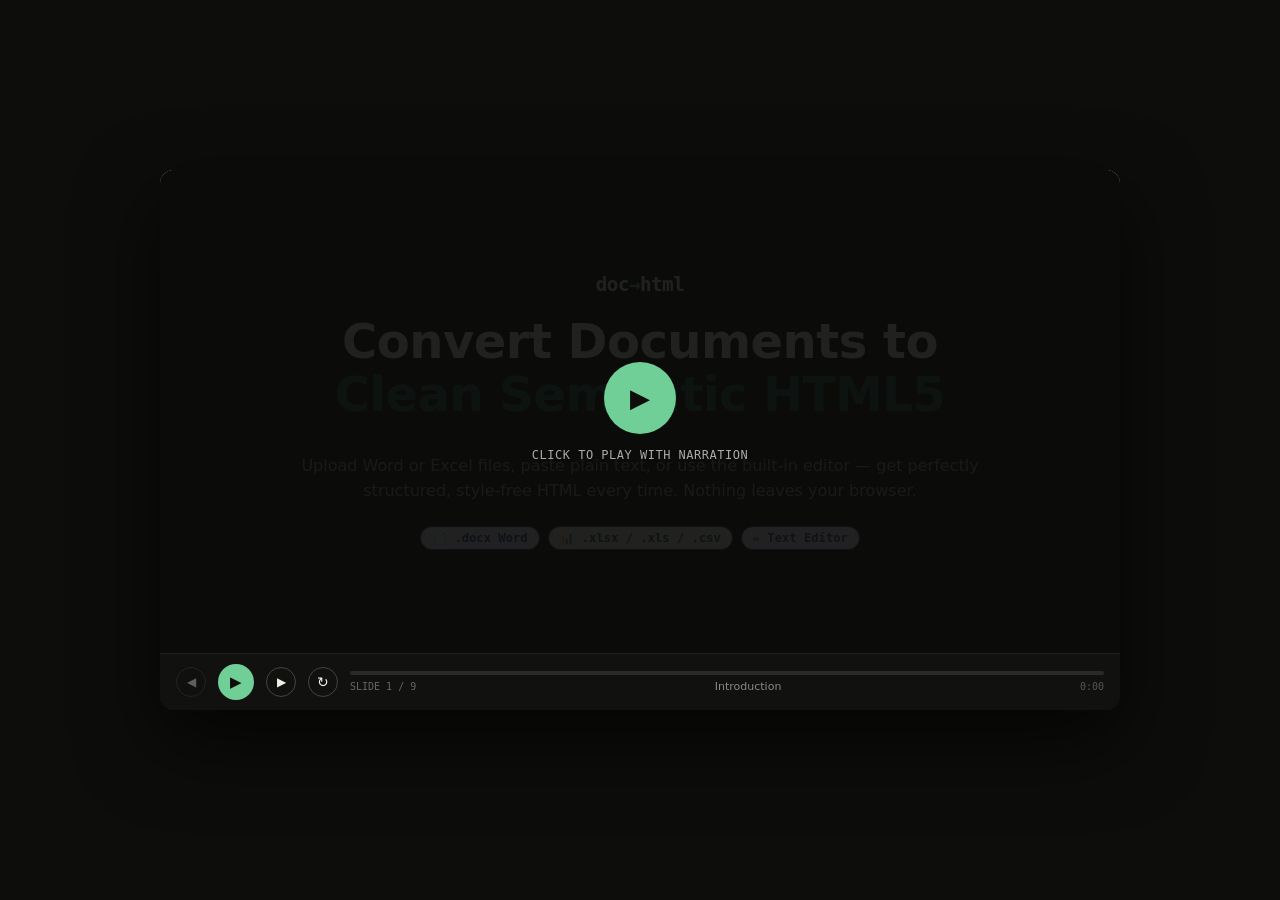
<file: demo-video.html>
<!DOCTYPE html>
<html lang="en">
<head>
<meta charset="UTF-8"/>
<meta name="viewport" content="width=device-width,initial-scale=1.0"/>
<title>doc→html · Demo Video</title>
<style>
:root{
  --ink:#1a1a18; --paper:#f7f6f3; --surface:#fff;
  --border:#e2e0d8; --green:#2d6a4f; --green-bg:#edf7f0;
  --blue:#2b579a; --blue-bg:#eef3fb;
  --purple:#6b3fa0; --purple-bg:#f3eefb;
  --accent:#c84b31; --mono:'Menlo','Consolas',monospace;
}
*,*::before,*::after{box-sizing:border-box;margin:0;padding:0;}
html,body{height:100%;}
body{
  font-family:system-ui,-apple-system,sans-serif;
  background:#0d0d0c;color:#f0efe9;
  display:flex;flex-direction:column;align-items:center;justify-content:center;
  min-height:100vh;padding:20px;gap:12px;
}

.player{
  width:100%;max-width:960px;aspect-ratio:16/9;background:var(--ink);
  border-radius:14px;overflow:hidden;position:relative;
  box-shadow:0 30px 80px rgba(0,0,0,.65);display:flex;flex-direction:column;
}
.screen{flex:1;position:relative;overflow:hidden;background:var(--paper);color:var(--ink);}

/* ── Slides ─────────────────────────────────────── */
.slide{
  position:absolute;inset:0;display:flex;flex-direction:column;justify-content:center;
  padding:5% 7%;opacity:0;transform:translateY(14px) scale(.99);
  transition:opacity .55s ease,transform .55s ease;pointer-events:none;
}
.slide.active{opacity:1;transform:none;pointer-events:auto;}

.eyebrow{
  font-family:var(--mono);font-size:clamp(9px,.78vw,13px);
  letter-spacing:1.5px;text-transform:uppercase;color:var(--green);
  font-weight:700;margin-bottom:.6em;
}
h1.slide-title{font-size:clamp(18px,3vw,36px);font-weight:800;letter-spacing:-.5px;line-height:1.1;margin-bottom:.7em;}
h1.slide-title em{color:var(--green);font-style:normal;}
p.lead{font-size:clamp(12px,1.25vw,17px);color:#5a5952;line-height:1.55;max-width:680px;}
code{font-family:var(--mono);background:#eceae4;padding:1px 5px;border-radius:3px;font-size:.92em;}

/* ── Title slide (s0) ───────────────────────────── */
#s0{background:var(--ink);color:#f0efe9;align-items:center;text-align:center;}
#s0 .brand{font-family:var(--mono);font-weight:800;font-size:clamp(14px,1.5vw,22px);margin-bottom:1em;letter-spacing:-.5px;}
#s0 .brand em{color:#6fcf97;font-style:normal;}
#s0 h1{font-size:clamp(22px,3.8vw,48px);}
#s0 p.lead{margin:0 auto;color:rgba(240,239,233,.65);}
#s0 .chips{display:flex;gap:.5em;justify-content:center;margin-top:1.4em;flex-wrap:wrap;}
.chip{display:inline-flex;align-items:center;gap:5px;padding:.35em .9em;border-radius:20px;
  font-size:clamp(9px,.95vw,13px);font-weight:600;font-family:var(--mono);border:1px solid;}
.chip-w{background:var(--blue-bg);color:var(--blue);border-color:var(--blue);}
.chip-x{background:var(--green-bg);color:var(--green);border-color:var(--green);}
.chip-e{background:var(--purple-bg);color:var(--purple);border-color:var(--purple);}

/* ── Steps (s1) ─────────────────────────────────── */
.steps-grid{display:grid;grid-template-columns:1fr 1fr;gap:1em;margin-top:1em;}
.step{background:var(--surface);border:1px solid var(--border);border-radius:10px;padding:1em 1.1em;}
.step-num{width:1.8em;height:1.8em;min-width:22px;min-height:22px;background:var(--ink);color:#fff;
  border-radius:50%;display:flex;align-items:center;justify-content:center;
  font-size:clamp(9px,.85vw,13px);font-weight:700;margin-bottom:.5em;}
.step h3{font-size:clamp(11px,1.1vw,15px);margin-bottom:.25em;}
.step p{font-size:clamp(9px,.92vw,13px);color:#5a5952;line-height:1.4;}

/* ── Sample (s2) ─────────────────────────────────── */
.sample-grid{display:grid;grid-template-columns:1fr 1fr;gap:1em;margin-top:1em;}
.sample-box{background:var(--surface);border:1px solid var(--border);border-radius:10px;overflow:hidden;}
.sample-box-header{background:#eeece5;border-bottom:1px solid var(--border);
  padding:.4em .9em;font-size:clamp(9px,.82vw,12px);font-weight:600;text-transform:uppercase;color:#5a5952;}
.doc-preview{padding:.9em 1em;font-size:clamp(9px,.95vw,13px);line-height:1.6;}
.doc-h1{font-size:clamp(11px,1.2vw,16px);font-weight:800;border-bottom:1px solid var(--border);padding-bottom:.25em;margin-bottom:.5em;}
.doc-preview table{width:100%;border-collapse:collapse;font-size:.9em;margin-top:.5em;}
.doc-preview td{border:1px solid var(--border);padding:.25em .5em;}
.doc-preview td:first-child{font-weight:700;}
.code-preview{padding:.9em 1em;font-family:var(--mono);font-size:clamp(8px,.84vw,12px);
  line-height:1.65;background:#1a1a18;color:#a8d5a2;white-space:pre;}
.hl-tag{color:#f08d49;} .hl-attr{color:#9cdcfe;} .hl-val{color:#ce9178;} .hl-text{color:#d4d0c8;}
.hl-dim{color:#6a9955;font-style:italic;}

/* ── Rules table (s3a / s3b) ─────────────────────── */
.rules-table{width:100%;border-collapse:collapse;font-size:clamp(8px,.9vw,12px);margin-top:.8em;}
.rules-table th{background:var(--ink);color:#f0efe9;padding:.4em .7em;text-align:left;}
.rules-table td{padding:.38em .7em;border-bottom:1px solid var(--border);vertical-align:top;}
.rules-table tr:nth-child(even) td{background:#faf9f6;}
.badge{display:inline-block;font-family:var(--mono);font-weight:700;font-size:.85em;
  padding:1px 6px;border-radius:4px;background:var(--ink);color:#f0efe9;}

/* ── Test report (s4) ────────────────────────────── */
.scorecard{display:flex;gap:1.6em;align-items:center;background:var(--surface);
  border:1px solid var(--border);border-radius:10px;padding:1em 1.2em;margin-top:1em;}
.score-num{font-size:clamp(20px,2.4vw,36px);font-weight:800;font-family:var(--mono);}
.score-label{font-size:clamp(8px,.8vw,11px);color:#5a5952;text-transform:uppercase;margin-top:.1em;}
.score-pass{color:var(--green);}
.score-pct{font-family:var(--mono);font-weight:800;font-size:clamp(16px,2vw,28px);color:var(--green);}
.pct-bar{flex:1;height:8px;background:#e2e0d8;border-radius:4px;overflow:hidden;}
.pct-fill{height:100%;background:var(--green);width:100%;border-radius:4px;}
.checks-mini{display:grid;grid-template-columns:1fr 1fr;gap:.3em 1.2em;margin-top:1em;
  font-size:clamp(9px,.93vw,13px);}
.checks-mini div{display:flex;gap:.4em;align-items:baseline;}
.ok{color:var(--green);font-weight:700;}
.dl-note{margin-top:.9em;font-size:clamp(8px,.82vw,12px);color:#888;
  background:#faf9f6;border:1px solid var(--border);border-radius:8px;padding:.5em .9em;}

/* ── Standalone tests (s5) ───────────────────────── */
.cards-row{display:grid;grid-template-columns:repeat(3,1fr);gap:1em;margin-top:1em;}
.card{background:var(--surface);border:1px solid var(--border);border-radius:10px;padding:1em 1.1em;}
.card-icon{font-size:clamp(16px,1.8vw,26px);margin-bottom:.4em;}
.card h3{font-size:clamp(10px,1vw,14px);margin-bottom:.3em;}
.card p{font-size:clamp(8px,.88vw,12px);color:#5a5952;line-height:1.4;}
.url-badge{display:inline-block;font-family:var(--mono);background:#1a1a18;color:#6fcf97;
  padding:.3em .8em;border-radius:6px;font-size:clamp(8px,.85vw,12px);margin-top:.7em;}

/* ── Key features (s6) ───────────────────────────── */
.features{display:grid;grid-template-columns:repeat(3,1fr);gap:.9em;margin-top:1em;}
.feat{background:var(--surface);border:1px solid var(--border);border-radius:10px;padding:.9em 1em;}
.feat-icon{font-size:clamp(14px,1.5vw,22px);margin-bottom:.4em;}
.feat h3{font-size:clamp(10px,1vw,14px);margin-bottom:.25em;}
.feat p{font-size:clamp(8px,.85vw,12px);color:#5a5952;line-height:1.35;}

/* ── Outro (s7) ──────────────────────────────────── */
#s7{background:var(--ink);color:#f0efe9;align-items:center;text-align:center;}
#s7 .brand{font-family:var(--mono);font-weight:800;font-size:clamp(14px,1.5vw,22px);margin-bottom:.7em;}
#s7 .brand em{color:#6fcf97;font-style:normal;}
#s7 h1{font-size:clamp(20px,3.2vw,44px);}
#s7 p.lead{margin:.6em auto 0;color:rgba(240,239,233,.6);}
.tagline{margin-top:1.6em;font-family:var(--mono);font-size:clamp(11px,1.1vw,15px);
  color:#6fcf97;display:flex;gap:1.6em;justify-content:center;flex-wrap:wrap;}
.tagline span::before{content:'· ';}

/* ── Controls bar ────────────────────────────────── */
.controls{
  background:#111110;padding:10px 16px;display:flex;align-items:center;gap:12px;
  border-top:1px solid #222;flex-shrink:0;
}
.btn{
  background:#6fcf97;color:#0d0d0c;border:none;width:36px;height:36px;border-radius:50%;
  display:flex;align-items:center;justify-content:center;cursor:pointer;font-size:15px;
  flex-shrink:0;transition:transform .15s,opacity .15s;
}
.btn:hover{transform:scale(1.1);}
.btn:disabled{opacity:.35;cursor:default;transform:none;}
.btn.sec{background:transparent;color:#f0efe9;border:1px solid #444;
  width:30px;height:30px;font-size:12px;}
.progress-wrap{flex:1;display:flex;flex-direction:column;gap:5px;}
.progress-track{height:4px;background:#2a2a27;border-radius:2px;overflow:hidden;cursor:pointer;position:relative;}
.progress-fill{height:100%;background:#6fcf97;width:0%;transition:width .2s linear;border-radius:2px;}
.meta-row{display:flex;justify-content:space-between;align-items:center;}
.slide-label{font-size:10px;color:#666;font-family:var(--mono);}
.caption{font-size:11px;color:#888;max-width:400px;white-space:nowrap;overflow:hidden;text-overflow:ellipsis;}
.timecode{font-family:var(--mono);font-size:10px;color:#555;flex-shrink:0;}

/* ── Start overlay ───────────────────────────────── */
.start-overlay{
  position:absolute;inset:0;background:rgba(10,10,9,.9);
  display:flex;flex-direction:column;align-items:center;justify-content:center;gap:14px;
  z-index:20;cursor:pointer;
}
.play-big{
  width:72px;height:72px;border-radius:50%;background:#6fcf97;
  display:flex;align-items:center;justify-content:center;font-size:26px;color:#0d0d0c;
  transition:transform .15s;
}
.start-overlay:hover .play-big{transform:scale(1.1);}
.start-overlay .hint{color:#aaa;font-size:12px;font-family:var(--mono);letter-spacing:.5px;text-transform:uppercase;}

/* ── Dot nav ─────────────────────────────────────── */
.dots{display:flex;gap:6px;justify-content:center;}
.dot{width:7px;height:7px;border-radius:50%;background:#333;cursor:pointer;transition:background .2s,transform .2s;}
.dot.active{background:#6fcf97;transform:scale(1.25);}

/* ── Responsive ──────────────────────────────────── */
@media(max-width:640px){
  .steps-grid,.sample-grid,.features,.cards-row{grid-template-columns:1fr;}
  .caption{display:none;}
}
</style>
</head>
<body>

<div class="player">
  <div class="screen" id="screen">

    <div class="start-overlay" id="startOverlay">
      <div class="play-big">&#9654;</div>
      <span class="hint">Click to play with narration</span>
    </div>

    <!-- s0: Title -->
    <div class="slide active" id="s0">
      <div class="brand">doc<em>&#8594;</em>html</div>
      <h1 class="slide-title">Convert Documents to<br><em>Clean Semantic HTML5</em></h1>
      <p class="lead">Upload Word or Excel files, paste plain text, or use the built-in editor — get perfectly structured, style-free HTML every time. Nothing leaves your browser.</p>
      <div class="chips">
        <span class="chip chip-w">&#128196; .docx Word</span>
        <span class="chip chip-x">&#128202; .xlsx / .xls / .csv</span>
        <span class="chip chip-e">&#9999;&#65039; Text Editor</span>
      </div>
    </div>

    <!-- s1: How It Works -->
    <div class="slide" id="s1">
      <div class="eyebrow">How it works</div>
      <h1 class="slide-title" style="font-size:clamp(16px,2.5vw,30px)">Four steps, entirely in your browser</h1>
      <div class="steps-grid">
        <div class="step">
          <div class="step-num">1</div>
          <h3>Upload your file</h3>
          <p>Drag and drop a .docx, .xlsx, .xls, or .csv — or paste text into the rich text editor. Nothing leaves your machine.</p>
        </div>
        <div class="step">
          <div class="step-num">2</div>
          <h3>Extract content</h3>
          <p>Mammoth.js parses Word XML; SheetJS parses spreadsheet rows and columns into structured data.</p>
        </div>
        <div class="step">
          <div class="step-num">3</div>
          <h3>Run 15 rules</h3>
          <p>The conversion pipeline normalises headings, phone links, tables, symbols, bold, underline, and more — in sequence.</p>
        </div>
        <div class="step">
          <div class="step-num">4</div>
          <h3>Copy or download</h3>
          <p>Preview the result, copy the HTML to clipboard, or download as a .txt file ready for your CMS.</p>
        </div>
      </div>
    </div>

    <!-- s2: Sample Conversion -->
    <div class="slide" id="s2">
      <div class="eyebrow">Sample conversion</div>
      <h1 class="slide-title" style="font-size:clamp(14px,2.3vw,28px)">A document goes in — clean HTML comes out</h1>
      <div class="sample-grid">
        <div class="sample-box">
          <div class="sample-box-header">&#128196; Source document (Word-style)</div>
          <div class="doc-preview">
            <div class="doc-h1">Company Overview</div>
            <p><strong>Contact us</strong> at <strong>044-1234 567</strong></p>
            <p>BlueCard&#174; plan includes <u>all benefits</u>&#8482;</p>
            <table>
              <tr><td><strong>Product</strong></td><td><strong>Price</strong></td></tr>
              <tr><td>Basic</td><td>$99</td></tr>
              <tr><td>Pro</td><td>$199</td></tr>
            </table>
          </div>
        </div>
        <div class="sample-box">
          <div class="sample-box-header">&#9989; Output HTML</div>
          <div class="code-preview"><span class="hl-tag">&lt;h2&gt;</span><span class="hl-text">Company Overview</span><span class="hl-tag">&lt;/h2&gt;</span>
<span class="hl-tag">&lt;p&gt;&lt;strong&gt;</span>Contact us<span class="hl-tag">&lt;/strong&gt;</span> at
  <span class="hl-tag">&lt;a href=</span><span class="hl-val">"tel:0441234567"</span><span class="hl-tag">&gt;</span>044-1234 567<span class="hl-tag">&lt;/a&gt;&lt;/p&gt;</span>
<span class="hl-tag">&lt;p&gt;</span>BlueCard<span class="hl-tag">&amp;reg;</span> plan includes all benefits<span class="hl-tag">&amp;trade;&lt;/p&gt;</span>
<span class="hl-tag">&lt;table&gt;&lt;thead&gt;&lt;tr&gt;</span>
  <span class="hl-tag">&lt;th scope=</span><span class="hl-val">"col"</span><span class="hl-tag">&gt;</span>Product<span class="hl-tag">&lt;/th&gt;</span>
  <span class="hl-tag">&lt;th scope=</span><span class="hl-val">"col"</span><span class="hl-tag">&gt;</span>Price<span class="hl-tag">&lt;/th&gt;</span>
<span class="hl-tag">&lt;/tr&gt;&lt;/thead&gt;&lt;tbody&gt;</span>...<span class="hl-tag">&lt;/tbody&gt;&lt;/table&gt;</span></div>
        </div>
      </div>
    </div>

    <!-- s3a: Rules 1-8 -->
    <div class="slide" id="s3a">
      <div class="eyebrow">Conversion rules &mdash; part 1 of 2</div>
      <h1 class="slide-title" style="font-size:clamp(14px,2.3vw,28px)">Rules 1–8: structure, links &amp; semantics</h1>
      <table class="rules-table">
        <thead><tr><th>#</th><th>Rule</th><th>Input</th><th>Output</th></tr></thead>
        <tbody>
          <tr><td><span class="badge">1</span></td><td>Heading normalise</td><td><code>&lt;h1&gt;</code></td><td><code>&lt;h2&gt;</code></td></tr>
          <tr><td><span class="badge">2</span></td><td>Phone &#8594; tel: link</td><td>044-1234567</td><td><code>&lt;a href="tel:…"&gt;</code></td></tr>
          <tr><td><span class="badge">3</span></td><td>Sup/Sub &#8594; Unicode</td><td><code>x&lt;sup&gt;2&lt;/sup&gt;</code></td><td>x&sup2; &nbsp; H&#8322;O</td></tr>
          <tr><td><span class="badge">4</span></td><td>b &#8594; strong</td><td><code>&lt;b&gt;</code></td><td><code>&lt;strong&gt;</code></td></tr>
          <tr><td><span class="badge">5</span></td><td>Italic handling</td><td>short <code>&lt;i&gt;</code> / long <code>&lt;em&gt;</code></td><td>&#8594; <code>&lt;strong&gt;</code> / unwrap</td></tr>
          <tr><td><span class="badge">6</span></td><td>Remove underline</td><td><code>&lt;u&gt;text&lt;/u&gt;</code></td><td>text (tag stripped)</td></tr>
          <tr><td><span class="badge">7</span></td><td>Strip MSO comments</td><td>XML / Office markup</td><td>removed</td></tr>
          <tr><td><span class="badge">8</span></td><td>Symbol entities</td><td>&#169;, (TM), (R)</td><td><code>&amp;copy; &amp;trade; &amp;reg;</code></td></tr>
        </tbody>
      </table>
    </div>

    <!-- s3b: Rules 9-F, A, C -->
    <div class="slide" id="s3b">
      <div class="eyebrow">Conversion rules &mdash; part 2 of 2</div>
      <h1 class="slide-title" style="font-size:clamp(14px,2.3vw,28px)">Rules 9–C: tables, cleanup &amp; structure fixes</h1>
      <table class="rules-table">
        <thead><tr><th>#</th><th>Rule</th><th>Input</th><th>Output</th></tr></thead>
        <tbody>
          <tr><td><span class="badge">9</span></td><td>Table scope detection</td><td>Bold first row</td><td><code>&lt;th scope="col"&gt;</code></td></tr>
          <tr><td><span class="badge">10</span></td><td>Bluecard® auto-append</td><td>Bluecard (no mark)</td><td>Bluecard&#174;</td></tr>
          <tr><td><span class="badge">11</span></td><td>Remove &amp;nbsp;</td><td><code>&amp;nbsp;</code></td><td>regular space</td></tr>
          <tr><td><span class="badge">D</span></td><td>Remove strikethrough</td><td><code>&lt;s&gt;</code>, <code>&lt;del&gt;</code>, <code>~~text~~</code></td><td>deleted</td></tr>
          <tr><td><span class="badge">E</span></td><td>strong wraps anchor</td><td><code>&lt;a&gt;&lt;strong&gt;…</code></td><td><code>&lt;strong&gt;&lt;a&gt;…</code></td></tr>
          <tr><td><span class="badge">F</span></td><td>Fix file:// URLs</td><td><code>file:///path</code></td><td><code>https://</code></td></tr>
          <tr><td><span class="badge">A</span></td><td>No strong in headings</td><td><code>&lt;h2&gt;&lt;strong&gt;…</code></td><td>strong unwrapped</td></tr>
          <tr><td><span class="badge">C</span></td><td>Merge consecutive bold</td><td><code>&lt;/strong&gt;&lt;strong&gt;</code></td><td>merged into one</td></tr>
        </tbody>
      </table>
    </div>

    <!-- s4: Test Report -->
    <div class="slide" id="s4">
      <div class="eyebrow">Post-conversion test report</div>
      <h1 class="slide-title" style="font-size:clamp(14px,2.3vw,28px)">Every conversion runs 47 automated checks</h1>
      <div class="scorecard">
        <div><div class="score-num">47</div><div class="score-label">Total</div></div>
        <div><div class="score-num score-pass">47</div><div class="score-label">Passed</div></div>
        <div><div class="score-num" style="color:#c84b31">0</div><div class="score-label">Failed</div></div>
        <div class="pct-bar"><div class="pct-fill"></div></div>
        <span class="score-pct">100%</span>
      </div>
      <div class="checks-mini">
        <div><span class="ok">&#10003;</span> &lt;h1&gt; normalised to &lt;h2&gt;</div>
        <div><span class="ok">&#10003;</span> Phone numbers wrapped in tel: links</div>
        <div><span class="ok">&#10003;</span> Sup/sub converted to Unicode</div>
        <div><span class="ok">&#10003;</span> Symbol entities: &amp;copy; &amp;trade; &amp;reg;</div>
        <div><span class="ok">&#10003;</span> Table thead + th scope=col</div>
        <div><span class="ok">&#10003;</span> Strikethrough text removed</div>
        <div><span class="ok">&#10003;</span> No inline style= attributes in output</div>
        <div><span class="ok">&#10003;</span> Bluecard® auto-appended</div>
      </div>
      <div class="dl-note">&#128196; Download the full HTML report — shows input, expected, and actual for every check.</div>
    </div>

    <!-- s5: Standalone Test Suite -->
    <div class="slide" id="s5">
      <div class="eyebrow">Standalone test suite</div>
      <h1 class="slide-title" style="font-size:clamp(14px,2.3vw,28px)">tests.html — open in any browser, no server needed</h1>
      <div class="cards-row">
        <div class="card">
          <div class="card-icon">&#9654;&#65039;</div>
          <h3>Auto-runs on load</h3>
          <p>All 47 tests across 16 groups execute automatically the moment the page opens. No build step, no install.</p>
        </div>
        <div class="card">
          <div class="card-icon">&#128269;</div>
          <h3>Expandable test cards</h3>
          <p>Click any group to inspect each assertion: the input HTML, the expected result, and the actual output side by side.</p>
        </div>
        <div class="card">
          <div class="card-icon">&#128196;</div>
          <h3>Download report</h3>
          <p>Export the full test report as a .txt file — attach it to a pull request or share with stakeholders.</p>
        </div>
      </div>
      <div class="url-badge">tests.html &nbsp;·&nbsp; 16 groups &nbsp;·&nbsp; 47 tests &nbsp;·&nbsp; 100%</div>
    </div>

    <!-- s6: Key Features -->
    <div class="slide" id="s6">
      <div class="eyebrow">Key features</div>
      <h1 class="slide-title" style="font-size:clamp(14px,2.3vw,28px)">Everything you need for production-ready HTML</h1>
      <div class="features">
        <div class="feat"><div class="feat-icon">&#128274;</div><h3>100% browser-side</h3><p>No files ever leave your device. No server, no upload, no data retention risk.</p></div>
        <div class="feat"><div class="feat-icon">&#128202;</div><h3>Multi-format support</h3><p>.docx, .xlsx, .xls, .csv, and direct paste — all handled in one tool.</p></div>
        <div class="feat"><div class="feat-icon">&#127991;&#65039;</div><h3>Semantic HTML5</h3><p>Correct tags for everything: headings, tables, links, emphasis. Screen-reader ready.</p></div>
        <div class="feat"><div class="feat-icon">&#129514;</div><h3>47 automated tests</h3><p>Full test coverage across all 15 rules, built into the app and a standalone page.</p></div>
        <div class="feat"><div class="feat-icon">&#128203;</div><h3>Copy &amp; download</h3><p>One click to clipboard or .txt. Paste directly into any CMS, email builder, or editor.</p></div>
        <div class="feat"><div class="feat-icon">&#9999;&#65039;</div><h3>Rich text editor</h3><p>Full toolbar: headings, bold, italic, lists, alignment, links, HR, and more.</p></div>
      </div>
    </div>

    <!-- s7: Outro -->
    <div class="slide" id="s7">
      <div class="brand">doc<em>&#8594;</em>html</div>
      <h1 class="slide-title">Clean output, every time</h1>
      <p class="lead">15 production rules. 47 automated tests. No server. No upload.</p>
      <div class="tagline">
        <span>Semantic HTML5</span>
        <span>Browser-only</span>
        <span>Drop a file, get HTML</span>
      </div>
    </div>

  </div><!-- /screen -->

  <div class="controls">
    <button class="btn sec" id="prevBtn" title="Previous">&#9664;</button>
    <button class="btn" id="playBtn" title="Play / Pause">&#9654;</button>
    <button class="btn sec" id="nextBtn" title="Next">&#9654;</button>
    <button class="btn sec" id="restartBtn" title="Restart" style="font-size:14px">&#8635;</button>
    <div class="progress-wrap">
      <div class="progress-track" id="progressTrack">
        <div class="progress-fill" id="progressFill"></div>
      </div>
      <div class="meta-row">
        <span class="slide-label" id="slideLabel">SLIDE 1 / 8</span>
        <span class="caption" id="captionLabel"></span>
        <span class="timecode" id="timecode">0:00</span>
      </div>
    </div>
  </div>
</div>

<div class="dots" id="dots"></div>

<script>
const SLIDES = [
  {
    id: 's0',
    caption: 'Introduction',
    text: "Welcome to doc to H T M L — a browser-based tool that transforms Word documents, spreadsheets, and plain text into clean, semantic H T M L 5 — all without uploading your files to any server. Let's walk through what this tool does, how it works, and why every output it produces is production-ready."
  },
  {
    id: 's1',
    caption: 'How it works',
    text: "The conversion happens in four steps. Step one — upload your file. Drag and drop a Word document, an Excel spreadsheet, a C S V, or paste text into the editor. Nothing leaves your machine. Step two — the tool extracts the content. Mammoth dot J S handles Word files; SheetJS parses spreadsheets. Step three — fifteen production rules run in sequence: normalising headings, converting phone numbers to clickable links, replacing symbols with H T M L entities, stripping legacy Office markup, and more. Step four — you get clean H T M L 5 output. Preview it, copy the markup, or download as a text file."
  },
  {
    id: 's2',
    caption: 'Sample conversion — before & after',
    text: "Here's a concrete before and after. On the left is a Word-style document with a heading, a phone number, a Bluecard trademark reference, an underlined word, and a data table. On the right is what the converter produces. The H 1 heading becomes H 2. The phone number becomes a clickable tel link. The trademark symbol becomes the trade H T M L entity. The underline is stripped. And the table gets proper thead, th scope equals col, and tbody markup — screen readers will navigate it correctly."
  },
  {
    id: 's3a',
    caption: 'Conversion rules 1–8',
    text: "Fifteen production rules run on every conversion. Rule 1 normalises headings — H 1 shifts to H 2. Rule 2 converts phone numbers to tel links, skipping fax numbers. Rule 3 converts superscript and subscript characters to Unicode: x superscript 2 becomes x squared, and H subscript 2 O becomes H two O. Rule 4 makes legacy b tags into semantic strong. Rule 5 handles italics — short phrases become strong, long spans are unwrapped. Rule 6 strips underline tags, preserving the text. Rule 7 removes all XML and Microsoft Office processing instructions. Rule 8 replaces copyright, trademark, and registered trademark symbols with proper H T M L entities."
  },
  {
    id: 's3b',
    caption: 'Conversion rules 9–C',
    text: "Continuing with the remaining seven rules. Rule 9 detects bold first rows in tables and promotes them to a thead with th scope equals col cells. Rule 10 auto-appends the registered trademark symbol to any occurrence of the word Bluecard that doesn't already have it. Rule 11 replaces non-breaking spaces with regular spaces. Rule D removes strikethrough text — s tags, del tags, and Markdown tilde syntax — completely from the output. Rule E corrects the nesting order when strong is inside an anchor tag. Rule F rewrites local file URLs to HTTPS. Rule A removes strong tags nested inside headings — redundant since headings are already bold. And Rule C merges two consecutive strong tags into one."
  },
  {
    id: 's4',
    caption: 'Test report — 47 / 47 passed',
    text: "Every conversion rule has automated tests. Forty-seven tests. Forty-seven passed. Zero failed. One hundred percent coverage. The test report shows heading normalisation — checked. Phone links — checked. Unicode sup and sub — checked. Symbol entities — checked. Table scope headers — checked. Strikethrough removal — checked. All fifteen rules verified. You can expand any test card to see the input, the expected result, and the actual output — and download the full report as a text file."
  },
  {
    id: 's5',
    caption: 'Standalone test suite — tests.html',
    text: "Alongside the main app, there's a dedicated tests dot H T M L page. Open it in any browser — no build step, no server required. The forty-seven tests run automatically on page load across sixteen test groups. Each group is collapsible so you can drill into any individual assertion. And the download report button exports everything for sharing with stakeholders or attaching to a pull request."
  },
  {
    id: 's6',
    caption: 'Key features',
    text: "Six things that make this tool practical for real content workflows. First, browser-only processing — your documents never leave the device. Second, multi-format support: docx, xlsx, xls, csv, and direct paste from clipboard. Third, semantic H T M L 5 output with the right tags for everything. Fourth, forty-seven automated tests covering all fifteen rules. Fifth, one-click copy to clipboard or download as a text file. And sixth, a rich text editor with a full formatting toolbar built in — headings, bold, italic, lists, alignment, links, and more."
  },
  {
    id: 's7',
    caption: 'Outro',
    text: "That's the doc to H T M L converter. Clean output. Fifteen production rules. Forty-seven tests. No server. No upload. Drop a file — get H T M L."
  }
];

const slideEls = SLIDES.map(s => document.getElementById(s.id));
const playBtn     = document.getElementById('playBtn');
const prevBtn     = document.getElementById('prevBtn');
const nextBtn     = document.getElementById('nextBtn');
const restartBtn  = document.getElementById('restartBtn');
const progressFill = document.getElementById('progressFill');
const slideLabel  = document.getElementById('slideLabel');
const captionLabel = document.getElementById('captionLabel');
const timecode    = document.getElementById('timecode');
const startOverlay = document.getElementById('startOverlay');
const dotsEl      = document.getElementById('dots');

let current = 0;
let playing = false;
let elapsed = 0;
let ticker  = null;

// Build dot nav
SLIDES.forEach((_, i) => {
  const d = document.createElement('button');
  d.className = 'dot' + (i === 0 ? ' active' : '');
  d.title = SLIDES[i].caption;
  d.style.cssText = 'border:none;background:none;padding:4px;cursor:pointer;';
  d.addEventListener('click', () => { jumpTo(i); });
  dotsEl.appendChild(d);
});

function allDots() { return dotsEl.querySelectorAll('.dot'); }

function showSlide(i) {
  slideEls.forEach((el, idx) => el.classList.toggle('active', idx === i));
  allDots().forEach((d, idx) => d.classList.toggle('active', idx === i));
  slideLabel.textContent = `SLIDE ${i + 1} / ${SLIDES.length}`;
  captionLabel.textContent = SLIDES[i].caption;
  progressFill.style.width = `${(i / (SLIDES.length - 1)) * 100}%`;
  prevBtn.disabled = i === 0;
  nextBtn.disabled = i === SLIDES.length - 1;
}

function fmtTime(s) {
  return `${Math.floor(s / 60)}:${String(s % 60).padStart(2, '0')}`;
}

function startTicker() {
  clearInterval(ticker);
  ticker = setInterval(() => {
    if (playing) { elapsed++; timecode.textContent = fmtTime(elapsed); }
  }, 1000);
}

function speak(i) {
  if (!('speechSynthesis' in window)) {
    setTimeout(() => { if (playing) advance(); }, 4000);
    return;
  }
  window.speechSynthesis.cancel();
  showSlide(i);

  const utt = new SpeechSynthesisUtterance(SLIDES[i].text);
  utt.rate  = 0.96;
  utt.pitch = 0.92;

  const voices = window.speechSynthesis.getVoices();
  const pick =
    voices.find(v => /en-(US|GB|AU)/.test(v.lang) && /daniel|david|alex|tom|fred|male/i.test(v.name)) ||
    voices.find(v => /en/.test(v.lang) && /male/i.test(v.name)) ||
    voices.find(v => /en-(US|GB|AU)/.test(v.lang)) ||
    voices.find(v => /en/.test(v.lang));
  if (pick) utt.voice = pick;

  utt.onend = () => { if (playing) advance(); };
  window.speechSynthesis.speak(utt);
}

function advance() {
  if (current < SLIDES.length - 1) {
    current++;
    speak(current);
  } else {
    playing = false;
    playBtn.innerHTML = '&#9654;';
    clearInterval(ticker);
  }
}

function play() {
  playing = true;
  playBtn.innerHTML = '&#9646;&#9646;';
  startTicker();
  if (window.speechSynthesis && window.speechSynthesis.paused) {
    window.speechSynthesis.resume();
  } else {
    speak(current);
  }
}

function pause() {
  playing = false;
  playBtn.innerHTML = '&#9654;';
  if ('speechSynthesis' in window) window.speechSynthesis.pause();
}

function jumpTo(i) {
  window.speechSynthesis && window.speechSynthesis.cancel();
  current = i;
  playing = false;
  playBtn.innerHTML = '&#9654;';
  showSlide(i);
}

playBtn.addEventListener('click', () => { if (playing) pause(); else play(); });

prevBtn.addEventListener('click', () => {
  if (current > 0) { jumpTo(current - 1); }
});

nextBtn.addEventListener('click', () => {
  if (current < SLIDES.length - 1) { jumpTo(current + 1); }
});

restartBtn.addEventListener('click', () => {
  window.speechSynthesis && window.speechSynthesis.cancel();
  current = 0; elapsed = 0;
  playing = false;
  playBtn.innerHTML = '&#9654;';
  timecode.textContent = '0:00';
  clearInterval(ticker);
  showSlide(0);
});

startOverlay.addEventListener('click', () => {
  startOverlay.style.display = 'none';
  play();
});

// Warm up voice list (Chrome loads async)
if ('speechSynthesis' in window) {
  window.speechSynthesis.getVoices();
  window.speechSynthesis.addEventListener('voiceschanged', () => window.speechSynthesis.getVoices());
}

showSlide(0);
</script>
</body>
</html>
</file>
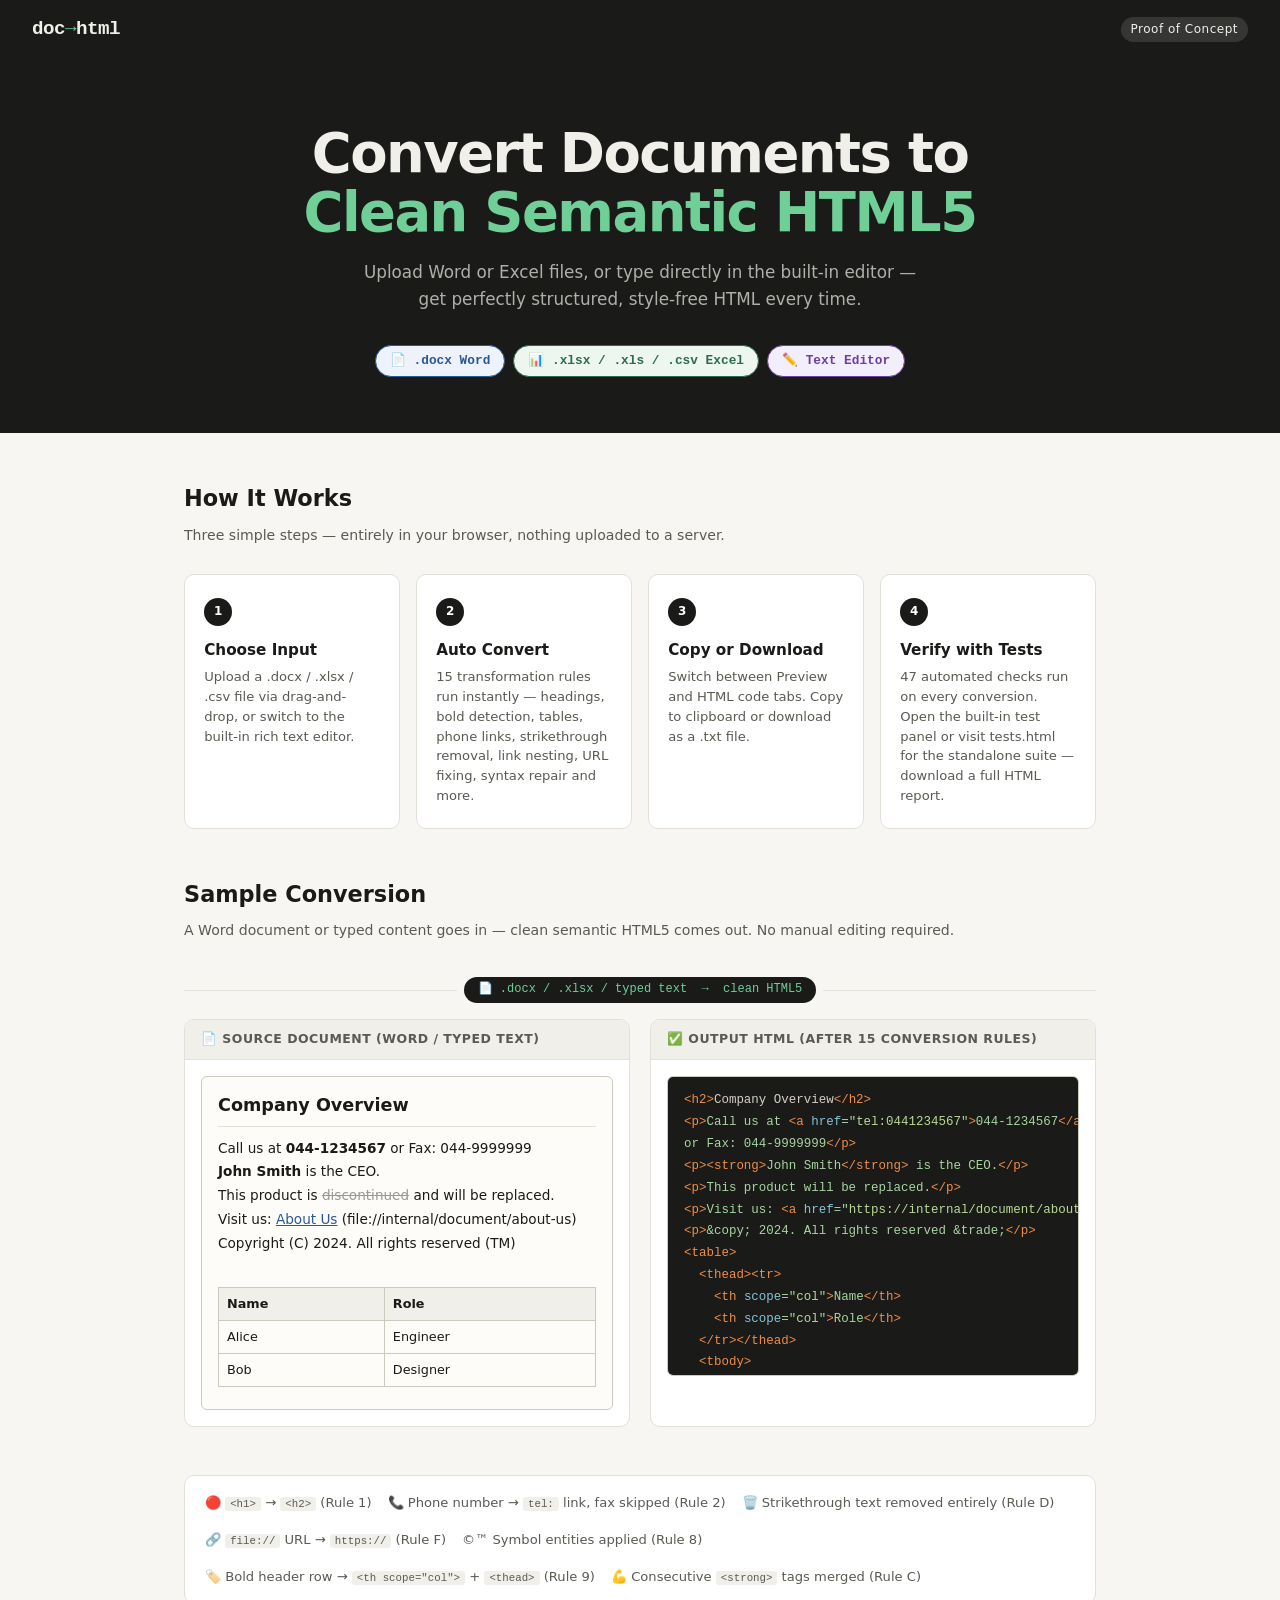
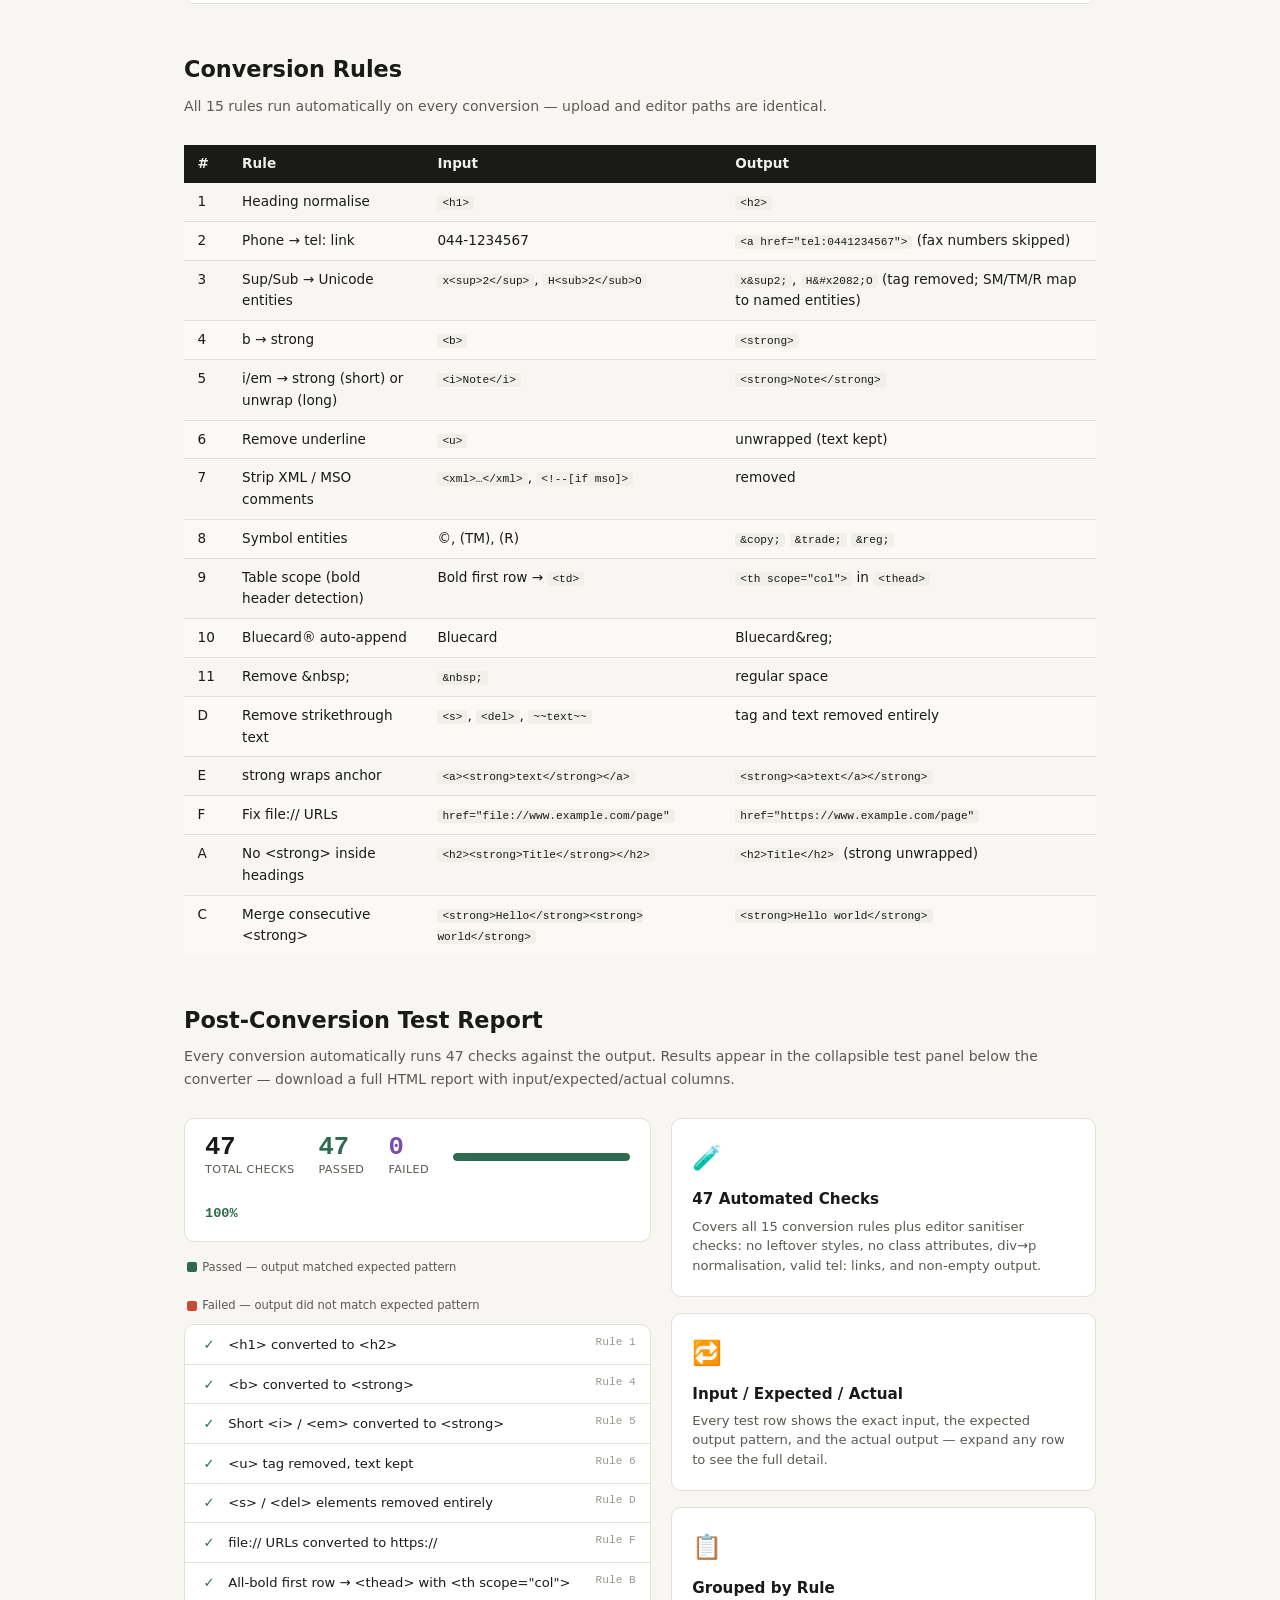
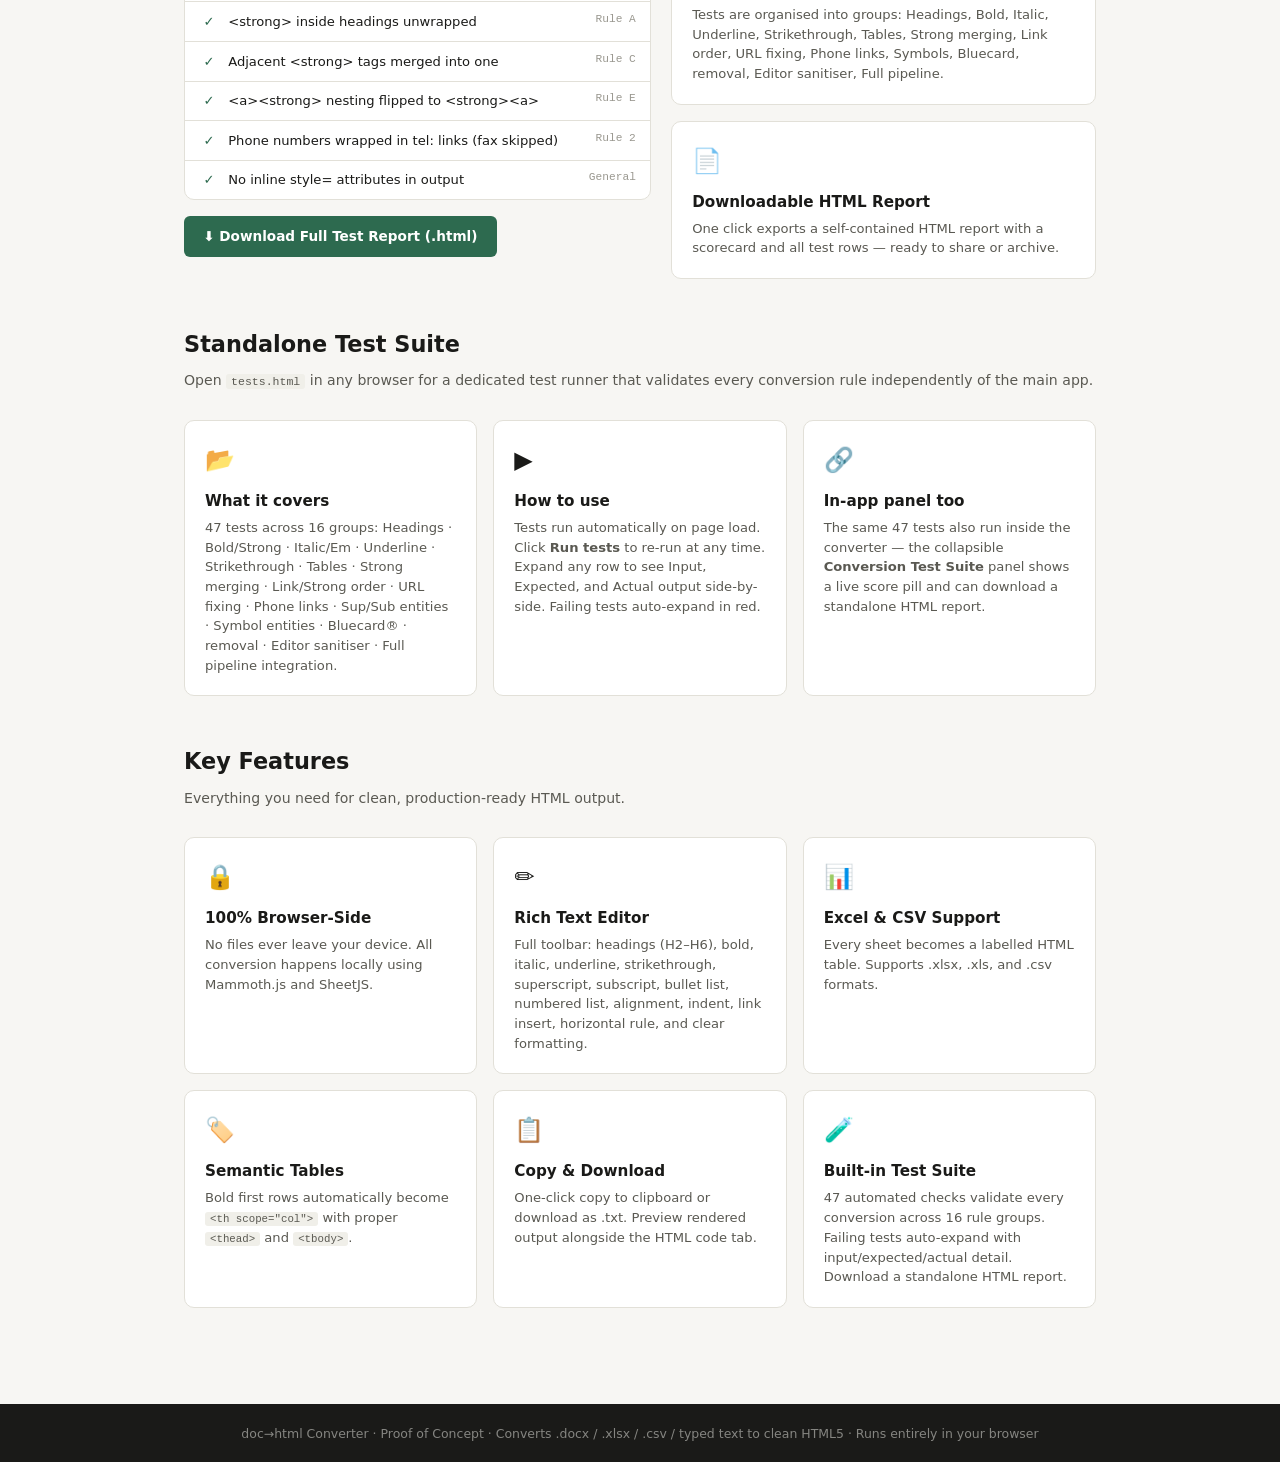
<file: poc.html>
﻿<!DOCTYPE html>
<html lang="en">
<head>
  <meta charset="UTF-8"/>
  <meta name="viewport" content="width=device-width,initial-scale=1.0"/>
  <title>doc→html · Proof of Concept</title>
  <style>
    :root {
      --ink:#1a1a18; --paper:#f7f6f3; --surface:#fff;
      --border:#e2e0d8; --border-s:#ccc9bf;
      --green:#2d6a4f; --green-bg:#edf7f0;
      --blue:#2b579a; --blue-bg:#eef3fb;
      --purple:#6b3fa0; --purple-bg:#f3eefb;
      --accent:#c84b31;
      --radius:10px; --mono:'Menlo','Consolas',monospace;
    }
    *,*::before,*::after{box-sizing:border-box;margin:0;padding:0;}
    body{font-family:system-ui,-apple-system,sans-serif;background:var(--paper);color:var(--ink);font-size:15px;line-height:1.6;}

    /* ── NAV ── */
    nav{background:var(--ink);color:#f0efe9;padding:.9rem 2rem;display:flex;align-items:center;justify-content:space-between;gap:1rem;}
    .nav-brand{font-size:1.2rem;font-weight:800;letter-spacing:-.5px;font-family:var(--mono);}
    .nav-brand span{color:#6fcf97;}
    .nav-tag{font-size:.75rem;background:rgba(255,255,255,.12);padding:3px 10px;border-radius:20px;letter-spacing:.5px;}

    /* ── HERO ── */
    .hero{background:var(--ink);color:#f0efe9;padding:4rem 2rem 3.5rem;text-align:center;}
    .hero h1{font-size:clamp(2rem,5vw,3.4rem);font-weight:800;letter-spacing:-1.5px;line-height:1.1;margin-bottom:1rem;}
    .hero h1 em{color:#6fcf97;font-style:normal;}
    .hero p{font-size:1.05rem;opacity:.7;max-width:560px;margin:0 auto 2rem;}
    .hero-chips{display:flex;gap:.5rem;justify-content:center;flex-wrap:wrap;}
    .chip{display:inline-flex;align-items:center;gap:5px;padding:5px 14px;border-radius:20px;font-size:.8rem;font-weight:600;font-family:var(--mono);border:.5px solid;}
    .chip-w{background:var(--blue-bg);color:var(--blue);border-color:var(--blue);}
    .chip-x{background:var(--green-bg);color:var(--green);border-color:var(--green);}
    .chip-e{background:var(--purple-bg);color:var(--purple);border-color:var(--purple);}

    /* ── SECTION WRAPPER ── */
    .wrap{max-width:960px;margin:0 auto;padding:3rem 1.5rem;}
    .section-title{font-size:1.4rem;font-weight:700;margin-bottom:.4rem;}
    .section-sub{font-size:.88rem;color:#5a5952;margin-bottom:1.75rem;}

    /* ── HOW IT WORKS ── */
    .steps{display:grid;grid-template-columns:repeat(auto-fit,minmax(200px,1fr));gap:1rem;margin-bottom:3rem;}
    .step{background:var(--surface);border:1px solid var(--border);border-radius:var(--radius);padding:1.4rem 1.2rem;position:relative;}
    .step-num{width:28px;height:28px;background:var(--ink);color:#fff;border-radius:50%;display:flex;align-items:center;justify-content:center;font-size:.75rem;font-weight:700;margin-bottom:.75rem;}
    .step h3{font-size:.95rem;font-weight:700;margin-bottom:.35rem;}
    .step p{font-size:.82rem;color:#5a5952;line-height:1.5;}

    /* ── SAMPLE CONVERSION ── */
    .sample-grid{display:grid;grid-template-columns:1fr 1fr;gap:1.25rem;margin-bottom:3rem;}
    @media(max-width:680px){.sample-grid{grid-template-columns:1fr;}}

    .sample-box{background:var(--surface);border:1px solid var(--border);border-radius:var(--radius);overflow:hidden;}
    .sample-box-header{background:#f0efe9;border-bottom:1px solid var(--border);padding:.6rem 1rem;font-size:.78rem;font-weight:600;text-transform:uppercase;letter-spacing:.5px;color:#5a5952;display:flex;align-items:center;gap:6px;}
    .sample-box-body{padding:1rem;}

    .doc-preview{min-height:220px;border:1px solid var(--border-s);border-radius:6px;background:#fdfcf9;padding:.85rem 1rem;font-size:.85rem;line-height:1.75;color:var(--ink);}
    .doc-preview .doc-h1{font-size:1.1rem;font-weight:800;border-bottom:1px solid var(--border);padding-bottom:.3rem;margin-bottom:.6rem;}
    .doc-preview .doc-bold{font-weight:700;}
    .doc-preview .doc-strike{text-decoration:line-through;color:#999;}
    .doc-preview .doc-table{width:100%;border-collapse:collapse;margin:.5rem 0;font-size:.8rem;}
    .doc-preview .doc-table td{border:1px solid var(--border-s);padding:.3rem .5rem;}
    .doc-preview .doc-table tr:first-child td{font-weight:700;background:#f0efe9;}

    .code-preview{min-height:220px;border:1px solid var(--border-s);border-radius:6px;background:#1a1a18;padding:.85rem 1rem;font-family:var(--mono);font-size:.78rem;line-height:1.75;color:#a8d5a2;white-space:pre;overflow:auto;max-height:300px;}
    .hl-tag{color:#f08d49;}
    .hl-attr{color:#82c6d8;}
    .hl-val{color:#b9da97;}
    .hl-text{color:#d4d0c8;}

    .sample-arrow{display:flex;align-items:center;justify-content:center;padding:.5rem 0 1rem;font-size:.78rem;color:#5a5952;gap:.4rem;}
    .sample-arrow::before{content:'';flex:1;height:1px;background:var(--border);}
    .sample-arrow::after{content:'';flex:1;height:1px;background:var(--border);}
    .arrow-label{background:var(--ink);color:#6fcf97;padding:3px 14px;border-radius:20px;font-family:var(--mono);font-size:.75rem;white-space:nowrap;}

    /* ── RULES TABLE ── */
    .rules-table{width:100%;border-collapse:collapse;font-size:.85rem;margin-bottom:3rem;}
    .rules-table th{background:var(--ink);color:#f0efe9;padding:.5rem .85rem;text-align:left;}
    .rules-table td{padding:.5rem .85rem;border-bottom:1px solid var(--border);vertical-align:top;}
    .rules-table tr:last-child td{border-bottom:none;}
    .rules-table tr:nth-child(even) td{background:#faf9f6;}
    code{font-family:var(--mono);font-size:.82em;background:#f0efe9;padding:1px 5px;border-radius:3px;}

    /* ── FEATURE CARDS ── */
    .features{display:grid;grid-template-columns:repeat(auto-fit,minmax(240px,1fr));gap:1rem;margin-bottom:3rem;}
    .feat{background:var(--surface);border:1px solid var(--border);border-radius:var(--radius);padding:1.25rem;}
    .feat-icon{font-size:1.5rem;margin-bottom:.6rem;}
    .feat h3{font-size:.95rem;font-weight:700;margin-bottom:.3rem;}
    .feat p{font-size:.82rem;color:#5a5952;line-height:1.5;}

    /* ── TEST REPORT ── */
    .report-grid{display:grid;grid-template-columns:1.1fr 1fr;gap:1.25rem;margin-bottom:3rem;align-items:start;}
    @media(max-width:780px){.report-grid{grid-template-columns:1fr;}}

    .scorecard{display:flex;gap:1.5rem;padding:1rem 1.25rem;background:var(--surface);border:1px solid var(--border);border-radius:var(--radius);flex-wrap:wrap;align-items:center;margin-bottom:1rem;}
    .score-num{font-size:1.6rem;font-weight:800;font-family:var(--mono);line-height:1;}
    .score-label{font-size:.7rem;color:#5a5952;text-transform:uppercase;letter-spacing:.4px;}
    .score-pass{color:var(--green);}
    .score-fixed{color:#7c4dab;}
    .score-fail{color:var(--accent);}
    .pct-bar{flex:1;min-width:140px;height:8px;background:#e2e0d8;border-radius:4px;overflow:hidden;}
    .pct-fill{height:100%;background:var(--green);border-radius:4px;}
    .pct-fill.warn{background:#d97706;}
    .pct-fill.fixed{background:#7c4dab;}

    .check-list{background:var(--surface);border:1px solid var(--border);border-radius:var(--radius);overflow:hidden;}
    .check-item{display:flex;align-items:flex-start;gap:.6rem;padding:.55rem .9rem;border-bottom:1px solid var(--border);font-size:.82rem;flex-wrap:wrap;}
    .check-item:last-child{border-bottom:none;}
    .check-icon{font-weight:700;flex-shrink:0;width:1.2rem;text-align:center;}
    .check-icon.ok{color:var(--green);}
    .check-icon.bad{color:var(--accent);}
    .check-icon.fixed{color:#7c4dab;}
    .check-name{flex:1;}
    .check-line{font-family:var(--mono);font-size:.7rem;background:var(--accent);color:#fff;padding:1px 7px;border-radius:10px;flex-shrink:0;}
    .check-line.fixed-line{background:#7c4dab;}
    .check-rule{font-family:var(--mono);font-size:.7rem;color:#9a9890;flex-shrink:0;}
    .fixed-diff{font-size:.7rem;color:#9a9890;margin-left:1.8rem;margin-top:2px;flex-basis:100%;}
    .fixed-diff code{background:transparent;padding:0;}
    .fixed-diff .to{color:var(--green);}

    .report-dl{margin-top:1rem;display:inline-flex;align-items:center;gap:6px;padding:.6rem 1.2rem;background:var(--green);color:#fff;border:none;border-radius:6px;font-weight:600;font-size:.85rem;cursor:pointer;transition:opacity .15s;text-decoration:none;}
    .report-dl:hover{opacity:.85;}

    /* ── FOOTER ── */
    footer{background:var(--ink);color:rgba(240,239,233,.5);text-align:center;padding:1.25rem;font-size:.78rem;}
  </style>
</head>
<body>

<nav>
  <div class="nav-brand">doc<span>→</span>html</div>
  <span class="nav-tag">Proof of Concept</span>
</nav>

<!-- HERO -->
<section class="hero">
  <h1>Convert Documents to<br><em>Clean Semantic HTML5</em></h1>
  <p>Upload Word or Excel files, or type directly in the built-in editor — get perfectly structured, style-free HTML every time.</p>
  <div class="hero-chips">
    <span class="chip chip-w">📄 .docx Word</span>
    <span class="chip chip-x">📊 .xlsx / .xls / .csv Excel</span>
    <span class="chip chip-e">✏️ Text Editor</span>
  </div>
</section>

<!-- HOW IT WORKS -->
<div class="wrap">
  <div class="section-title">How It Works</div>
  <div class="section-sub">Three simple steps — entirely in your browser, nothing uploaded to a server.</div>
  <div class="steps">
    <div class="step"><div class="step-num">1</div><h3>Choose Input</h3><p>Upload a .docx / .xlsx / .csv file via drag-and-drop, or switch to the built-in rich text editor.</p></div>
    <div class="step"><div class="step-num">2</div><h3>Auto Convert</h3><p>15 transformation rules run instantly — headings, bold detection, tables, phone links, strikethrough removal, link nesting, URL fixing, syntax repair and more.</p></div>
    <div class="step"><div class="step-num">3</div><h3>Copy or Download</h3><p>Switch between Preview and HTML code tabs. Copy to clipboard or download as a .txt file.</p></div>
    <div class="step"><div class="step-num">4</div><h3>Verify with Tests</h3><p>47 automated checks run on every conversion. Open the built-in test panel or visit tests.html for the standalone suite — download a full HTML report.</p></div>
  </div>

  <!-- SAMPLE CONVERSION -->
  <div class="section-title">Sample Conversion</div>
  <div class="section-sub">A Word document or typed content goes in — clean semantic HTML5 comes out. No manual editing required.</div>

  <div class="sample-arrow"><span class="arrow-label">📄 .docx / .xlsx / typed text &nbsp;→&nbsp; clean HTML5</span></div>

  <div class="sample-grid">
    <div class="sample-box">
      <div class="sample-box-header">📄 Source document (Word / typed text)</div>
      <div class="sample-box-body">
        <div class="doc-preview">
          <div class="doc-h1">Company Overview</div>
          <p>Call us at <span class="doc-bold">044-1234567</span> or Fax: 044-9999999</p>
          <p><span class="doc-bold">John</span><span class="doc-bold"> Smith</span> is the CEO.</p>
          <p>This product is <span class="doc-strike">discontinued</span> and will be replaced.</p>
          <p>Visit us: <span style="color:var(--blue);text-decoration:underline">About Us</span> (file://internal/document/about-us)</p>
          <p>Copyright (C) 2024. All rights reserved (TM)</p>
          <br>
          <table class="doc-table">
            <tr><td>Name</td><td>Role</td></tr>
            <tr><td>Alice</td><td>Engineer</td></tr>
            <tr><td>Bob</td><td>Designer</td></tr>
          </table>
        </div>
      </div>
    </div>
    <div class="sample-box">
      <div class="sample-box-header">✅ Output HTML (after 15 conversion rules)</div>
      <div class="sample-box-body">
        <div class="code-preview"><span class="hl-tag">&lt;h2&gt;</span><span class="hl-text">Company Overview</span><span class="hl-tag">&lt;/h2&gt;</span>
<span class="hl-tag">&lt;p&gt;</span>Call us at <span class="hl-tag">&lt;a</span> <span class="hl-attr">href</span>="<span class="hl-val">tel:0441234567</span>"<span class="hl-tag">&gt;</span>044-1234567<span class="hl-tag">&lt;/a&gt;</span>
or Fax: 044-9999999<span class="hl-tag">&lt;/p&gt;</span>
<span class="hl-tag">&lt;p&gt;&lt;strong&gt;</span>John Smith<span class="hl-tag">&lt;/strong&gt;</span> is the CEO.<span class="hl-tag">&lt;/p&gt;</span>
<span class="hl-tag">&lt;p&gt;</span>This product will be replaced.<span class="hl-tag">&lt;/p&gt;</span>
<span class="hl-tag">&lt;p&gt;</span>Visit us: <span class="hl-tag">&lt;a</span> <span class="hl-attr">href</span>="<span class="hl-val">https://internal/document/about-us</span>"<span class="hl-tag">&gt;</span>About Us<span class="hl-tag">&lt;/a&gt;&lt;/p&gt;</span>
<span class="hl-tag">&lt;p&gt;</span>&amp;copy; 2024. All rights reserved &amp;trade;<span class="hl-tag">&lt;/p&gt;</span>
<span class="hl-tag">&lt;table&gt;</span>
  <span class="hl-tag">&lt;thead&gt;&lt;tr&gt;</span>
    <span class="hl-tag">&lt;th</span> <span class="hl-attr">scope</span>="<span class="hl-val">col</span>"<span class="hl-tag">&gt;</span>Name<span class="hl-tag">&lt;/th&gt;</span>
    <span class="hl-tag">&lt;th</span> <span class="hl-attr">scope</span>="<span class="hl-val">col</span>"<span class="hl-tag">&gt;</span>Role<span class="hl-tag">&lt;/th&gt;</span>
  <span class="hl-tag">&lt;/tr&gt;&lt;/thead&gt;</span>
  <span class="hl-tag">&lt;tbody&gt;</span>
    <span class="hl-tag">&lt;tr&gt;&lt;td&gt;</span>Alice<span class="hl-tag">&lt;/td&gt;&lt;td&gt;</span>Engineer<span class="hl-tag">&lt;/td&gt;&lt;/tr&gt;</span>
    <span class="hl-tag">&lt;tr&gt;&lt;td&gt;</span>Bob<span class="hl-tag">&lt;/td&gt;&lt;td&gt;</span>Designer<span class="hl-tag">&lt;/td&gt;&lt;/tr&gt;</span>
  <span class="hl-tag">&lt;/tbody&gt;</span>
<span class="hl-tag">&lt;/table&gt;</span></div>
      </div>
    </div>
  </div>

  <div style="background:var(--surface);border:1px solid var(--border);border-radius:var(--radius);padding:1rem 1.25rem;margin-bottom:3rem;font-size:.82rem;color:#5a5952;display:flex;flex-wrap:wrap;gap:1rem;">
    <span>🔴 <code>&lt;h1&gt;</code> → <code>&lt;h2&gt;</code> (Rule 1)</span>
    <span>📞 Phone number → <code>tel:</code> link, fax skipped (Rule 2)</span>
    <span>🗑️ Strikethrough text removed entirely (Rule D)</span>
    <span>🔗 <code>file://</code> URL → <code>https://</code> (Rule F)</span>
    <span>©™ Symbol entities applied (Rule 8)</span>
    <span>🏷️ Bold header row → <code>&lt;th scope="col"&gt;</code> + <code>&lt;thead&gt;</code> (Rule 9)</span>
    <span>💪 Consecutive <code>&lt;strong&gt;</code> tags merged (Rule C)</span>
  </div>

  <!-- CONVERSION RULES -->
  <div class="section-title">Conversion Rules</div>
  <div class="section-sub">All 15 rules run automatically on every conversion — upload and editor paths are identical.</div>
  <table class="rules-table">
    <thead><tr><th>#</th><th>Rule</th><th>Input</th><th>Output</th></tr></thead>
    <tbody>
      <tr><td>1</td><td>Heading normalise</td><td><code>&lt;h1&gt;</code></td><td><code>&lt;h2&gt;</code></td></tr>
      <tr><td>2</td><td>Phone → tel: link</td><td>044-1234567</td><td><code>&lt;a href="tel:0441234567"&gt;</code> (fax numbers skipped)</td></tr>
      <tr><td>3</td><td>Sup/Sub → Unicode entities</td><td><code>x&lt;sup&gt;2&lt;/sup&gt;</code>, <code>H&lt;sub&gt;2&lt;/sub&gt;O</code></td><td><code>x&amp;sup2;</code>, <code>H&amp;#x2082;O</code> (tag removed; SM/TM/R map to named entities)</td></tr>
      <tr><td>4</td><td>b → strong</td><td><code>&lt;b&gt;</code></td><td><code>&lt;strong&gt;</code></td></tr>
      <tr><td>5</td><td>i/em → strong (short) or unwrap (long)</td><td><code>&lt;i&gt;Note&lt;/i&gt;</code></td><td><code>&lt;strong&gt;Note&lt;/strong&gt;</code></td></tr>
      <tr><td>6</td><td>Remove underline</td><td><code>&lt;u&gt;</code></td><td>unwrapped (text kept)</td></tr>
      <tr><td>7</td><td>Strip XML / MSO comments</td><td><code>&lt;xml&gt;…&lt;/xml&gt;</code>, <code>&lt;!--[if mso]&gt;</code></td><td>removed</td></tr>
      <tr><td>8</td><td>Symbol entities</td><td>©, (TM), (R)</td><td><code>&amp;copy;</code> <code>&amp;trade;</code> <code>&amp;reg;</code></td></tr>
      <tr><td>9</td><td>Table scope (bold header detection)</td><td>Bold first row → <code>&lt;td&gt;</code></td><td><code>&lt;th scope="col"&gt;</code> in <code>&lt;thead&gt;</code></td></tr>
      <tr><td>10</td><td>Bluecard® auto-append</td><td>Bluecard</td><td>Bluecard&amp;reg;</td></tr>
      <tr><td>11</td><td>Remove &amp;nbsp;</td><td><code>&amp;nbsp;</code></td><td>regular space</td></tr>
      <tr><td>D</td><td>Remove strikethrough text</td><td><code>&lt;s&gt;</code>, <code>&lt;del&gt;</code>, <code>~~text~~</code></td><td>tag and text removed entirely</td></tr>
      <tr><td>E</td><td>strong wraps anchor</td><td><code>&lt;a&gt;&lt;strong&gt;text&lt;/strong&gt;&lt;/a&gt;</code></td><td><code>&lt;strong&gt;&lt;a&gt;text&lt;/a&gt;&lt;/strong&gt;</code></td></tr>
      <tr><td>F</td><td>Fix file:// URLs</td><td><code>href="file://www.example.com/page"</code></td><td><code>href="https://www.example.com/page"</code></td></tr>
      <tr><td>A</td><td>No &lt;strong&gt; inside headings</td><td><code>&lt;h2&gt;&lt;strong&gt;Title&lt;/strong&gt;&lt;/h2&gt;</code></td><td><code>&lt;h2&gt;Title&lt;/h2&gt;</code> (strong unwrapped)</td></tr>
      <tr><td>C</td><td>Merge consecutive &lt;strong&gt;</td><td><code>&lt;strong&gt;Hello&lt;/strong&gt;&lt;strong&gt; world&lt;/strong&gt;</code></td><td><code>&lt;strong&gt;Hello world&lt;/strong&gt;</code></td></tr>
    </tbody>
  </table>

  <!-- TEST REPORT -->
  <div class="section-title">Post-Conversion Test Report</div>
  <div class="section-sub">Every conversion automatically runs 47 checks against the output. Results appear in the collapsible test panel below the converter — download a full HTML report with input/expected/actual columns.</div>

  <div class="report-grid">
    <div>
      <div class="scorecard">
        <div><div class="score-num" style="color:var(--ink)">47</div><div class="score-label">Total Checks</div></div>
        <div><div class="score-num score-pass">47</div><div class="score-label">Passed</div></div>
        <div><div class="score-num score-fixed">0</div><div class="score-label">Failed</div></div>
        <div class="pct-bar"><div class="pct-fill" style="width:100%"></div></div>
        <span style="font-family:var(--mono);font-weight:700;color:var(--green);font-size:.85rem">100%</span>
      </div>

      <!-- Legend -->
      <div style="display:flex;gap:1.25rem;flex-wrap:wrap;font-size:.72rem;color:#5a5952;margin-bottom:.6rem;padding:0 .2rem;">
        <span><span style="display:inline-block;width:10px;height:10px;border-radius:2px;background:var(--green);margin-right:5px;vertical-align:middle"></span>Passed — output matched expected pattern</span>
        <span><span style="display:inline-block;width:10px;height:10px;border-radius:2px;background:var(--accent);margin-right:5px;vertical-align:middle"></span>Failed — output did not match expected pattern</span>
      </div>

      <div class="check-list">
        <div class="check-item"><span class="check-icon ok">✓</span><span class="check-name">&lt;h1&gt; converted to &lt;h2&gt;</span><span class="check-rule">Rule 1</span></div>
        <div class="check-item"><span class="check-icon ok">✓</span><span class="check-name">&lt;b&gt; converted to &lt;strong&gt;</span><span class="check-rule">Rule 4</span></div>
        <div class="check-item"><span class="check-icon ok">✓</span><span class="check-name">Short &lt;i&gt; / &lt;em&gt; converted to &lt;strong&gt;</span><span class="check-rule">Rule 5</span></div>
        <div class="check-item"><span class="check-icon ok">✓</span><span class="check-name">&lt;u&gt; tag removed, text kept</span><span class="check-rule">Rule 6</span></div>
        <div class="check-item"><span class="check-icon ok">✓</span><span class="check-name">&lt;s&gt; / &lt;del&gt; elements removed entirely</span><span class="check-rule">Rule D</span></div>
        <div class="check-item"><span class="check-icon ok">✓</span><span class="check-name">file:// URLs converted to https://</span><span class="check-rule">Rule F</span></div>
        <div class="check-item"><span class="check-icon ok">✓</span><span class="check-name">All-bold first row → &lt;thead&gt; with &lt;th scope="col"&gt;</span><span class="check-rule">Rule B</span></div>
        <div class="check-item"><span class="check-icon ok">✓</span><span class="check-name">&lt;strong&gt; inside headings unwrapped</span><span class="check-rule">Rule A</span></div>
        <div class="check-item"><span class="check-icon ok">✓</span><span class="check-name">Adjacent &lt;strong&gt; tags merged into one</span><span class="check-rule">Rule C</span></div>
        <div class="check-item"><span class="check-icon ok">✓</span><span class="check-name">&lt;a&gt;&lt;strong&gt; nesting flipped to &lt;strong&gt;&lt;a&gt;</span><span class="check-rule">Rule E</span></div>
        <div class="check-item"><span class="check-icon ok">✓</span><span class="check-name">Phone numbers wrapped in tel: links (fax skipped)</span><span class="check-rule">Rule 2</span></div>
        <div class="check-item"><span class="check-icon ok">✓</span><span class="check-name">No inline style= attributes in output</span><span class="check-rule">General</span></div>
      </div>

      <a class="report-dl" href="#" onclick="return false">⬇ Download Full Test Report (.html)</a>
    </div>

    <div>
      <div class="feat" style="margin-bottom:1rem">
        <div class="feat-icon">🧪</div>
        <h3>47 Automated Checks</h3>
        <p>Covers all 15 conversion rules plus editor sanitiser checks: no leftover styles, no class attributes, div→p normalisation, valid tel: links, and non-empty output.</p>
      </div>
      <div class="feat" style="margin-bottom:1rem">
        <div class="feat-icon">🔁</div>
        <h3>Input / Expected / Actual</h3>
        <p>Every test row shows the exact input, the expected output pattern, and the actual output — expand any row to see the full detail.</p>
      </div>
      <div class="feat" style="margin-bottom:1rem">
        <div class="feat-icon">📋</div>
        <h3>Grouped by Rule</h3>
        <p>Tests are organised into groups: Headings, Bold, Italic, Underline, Strikethrough, Tables, Strong merging, Link order, URL fixing, Phone links, Symbols, Bluecard, &nbsp; removal, Editor sanitiser, Full pipeline.</p>
      </div>
      <div class="feat">
        <div class="feat-icon">📄</div>
        <h3>Downloadable HTML Report</h3>
        <p>One click exports a self-contained HTML report with a scorecard and all test rows — ready to share or archive.</p>
      </div>
    </div>
  </div>

  <!-- STANDALONE TEST SUITE -->
  <div class="section-title">Standalone Test Suite</div>
  <div class="section-sub">Open <code>tests.html</code> in any browser for a dedicated test runner that validates every conversion rule independently of the main app.</div>

  <div style="display:grid;grid-template-columns:repeat(auto-fit,minmax(280px,1fr));gap:1rem;margin-bottom:3rem;">
    <div style="background:var(--surface);border:1px solid var(--border);border-radius:var(--radius);padding:1.25rem;">
      <div style="font-size:1.5rem;margin-bottom:.6rem;">📂</div>
      <h3 style="font-size:.95rem;font-weight:700;margin-bottom:.3rem;">What it covers</h3>
      <p style="font-size:.82rem;color:#5a5952;line-height:1.5;">47 tests across 16 groups: Headings · Bold/Strong · Italic/Em · Underline · Strikethrough · Tables · Strong merging · Link/Strong order · URL fixing · Phone links · Sup/Sub entities · Symbol entities · Bluecard® · &nbsp; removal · Editor sanitiser · Full pipeline integration.</p>
    </div>
    <div style="background:var(--surface);border:1px solid var(--border);border-radius:var(--radius);padding:1.25rem;">
      <div style="font-size:1.5rem;margin-bottom:.6rem;">▶</div>
      <h3 style="font-size:.95rem;font-weight:700;margin-bottom:.3rem;">How to use</h3>
      <p style="font-size:.82rem;color:#5a5952;line-height:1.5;">Tests run automatically on page load. Click <strong>Run tests</strong> to re-run at any time. Expand any row to see Input, Expected, and Actual output side-by-side. Failing tests auto-expand in red.</p>
    </div>
    <div style="background:var(--surface);border:1px solid var(--border);border-radius:var(--radius);padding:1.25rem;">
      <div style="font-size:1.5rem;margin-bottom:.6rem;">🔗</div>
      <h3 style="font-size:.95rem;font-weight:700;margin-bottom:.3rem;">In-app panel too</h3>
      <p style="font-size:.82rem;color:#5a5952;line-height:1.5;">The same 47 tests also run inside the converter — the collapsible <strong>Conversion Test Suite</strong> panel shows a live score pill and can download a standalone HTML report.</p>
    </div>
  </div>

  <!-- FEATURES -->
  <div class="section-title">Key Features</div>
  <div class="section-sub">Everything you need for clean, production-ready HTML output.</div>
  <div class="features">
    <div class="feat"><div class="feat-icon">🔒</div><h3>100% Browser-Side</h3><p>No files ever leave your device. All conversion happens locally using Mammoth.js and SheetJS.</p></div>
    <div class="feat"><div class="feat-icon">✏️</div><h3>Rich Text Editor</h3><p>Full toolbar: headings (H2–H6), bold, italic, underline, strikethrough, superscript, subscript, bullet list, numbered list, alignment, indent, link insert, horizontal rule, and clear formatting.</p></div>
    <div class="feat"><div class="feat-icon">📊</div><h3>Excel & CSV Support</h3><p>Every sheet becomes a labelled HTML table. Supports .xlsx, .xls, and .csv formats.</p></div>
    <div class="feat"><div class="feat-icon">🏷️</div><h3>Semantic Tables</h3><p>Bold first rows automatically become <code>&lt;th scope="col"&gt;</code> with proper <code>&lt;thead&gt;</code> and <code>&lt;tbody&gt;</code>.</p></div>
    <div class="feat"><div class="feat-icon">📋</div><h3>Copy & Download</h3><p>One-click copy to clipboard or download as .txt. Preview rendered output alongside the HTML code tab.</p></div>
    <div class="feat"><div class="feat-icon">🧪</div><h3>Built-in Test Suite</h3><p>47 automated checks validate every conversion across 16 rule groups. Failing tests auto-expand with input/expected/actual detail. Download a standalone HTML report.</p></div>
  </div>
</div>

<footer>doc→html Converter · Proof of Concept · Converts .docx / .xlsx / .csv / typed text to clean HTML5 · Runs entirely in your browser</footer>
</body>
</html>
</file>
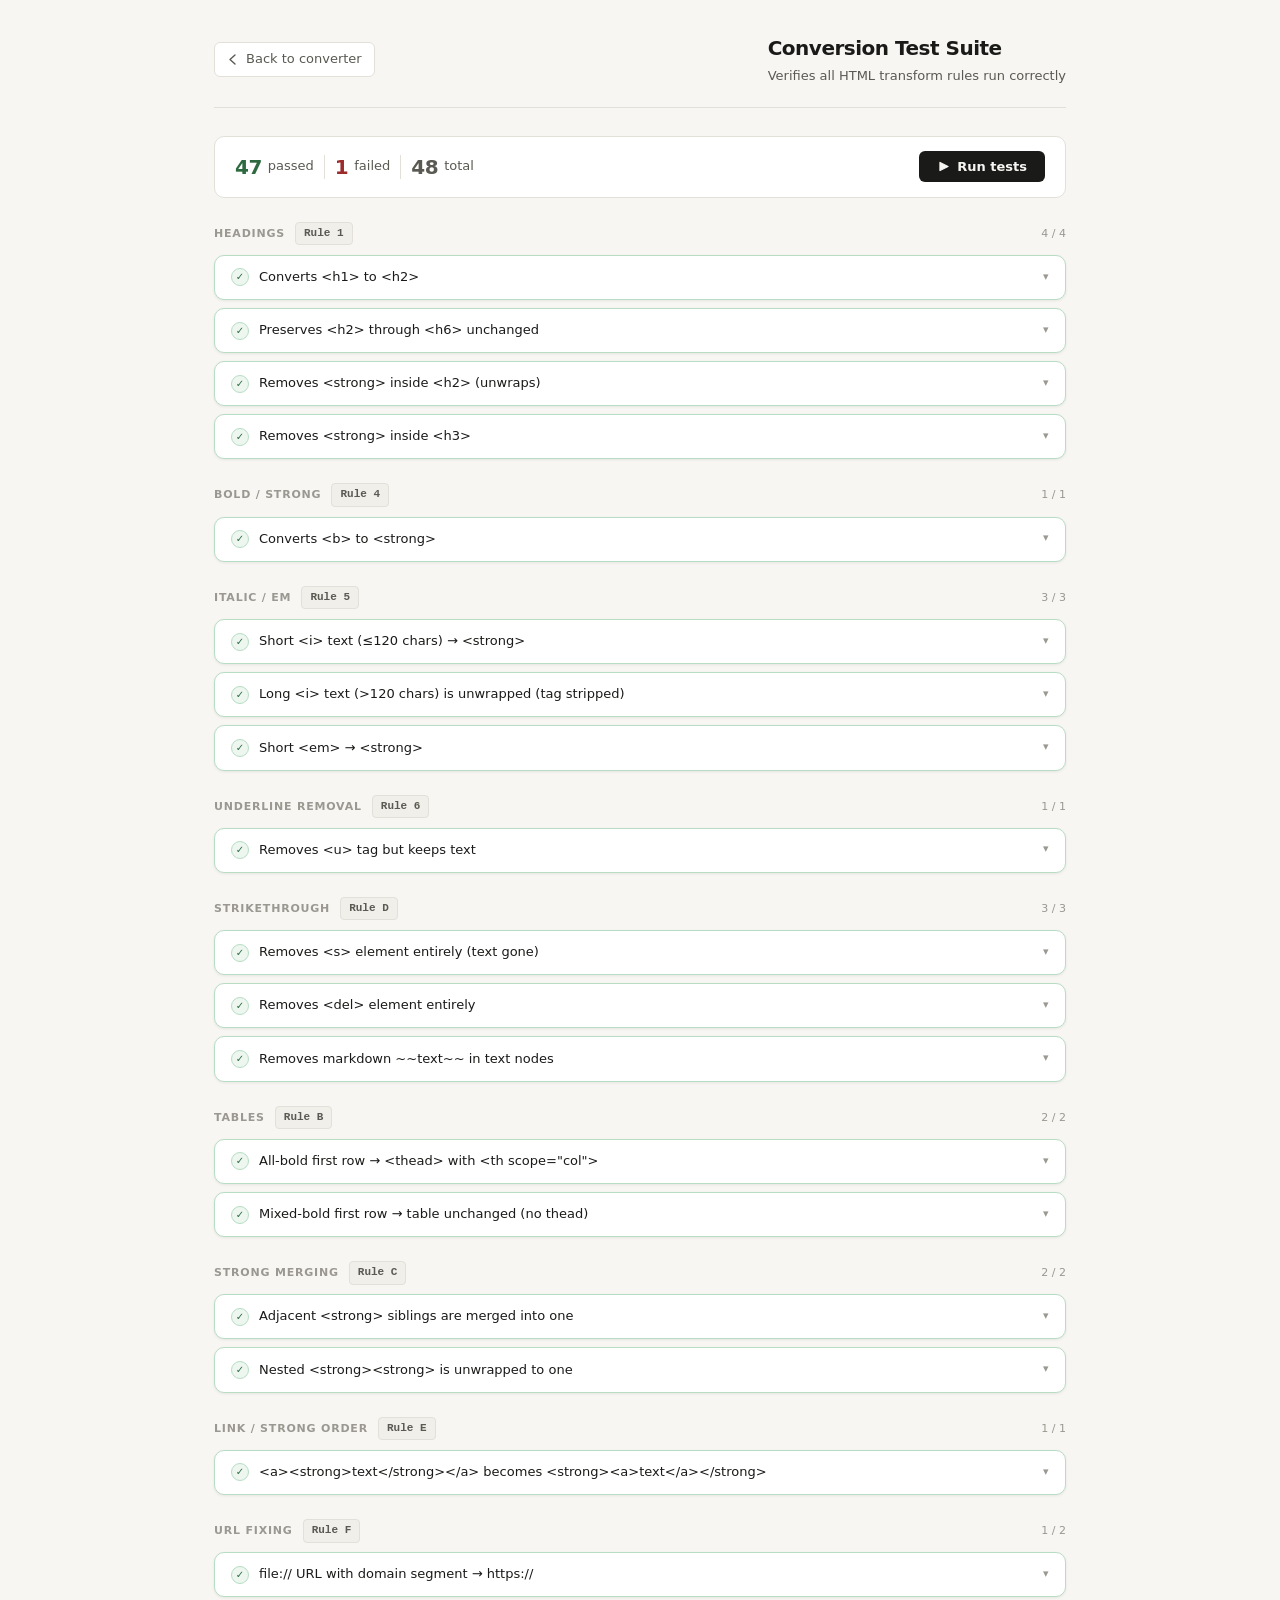
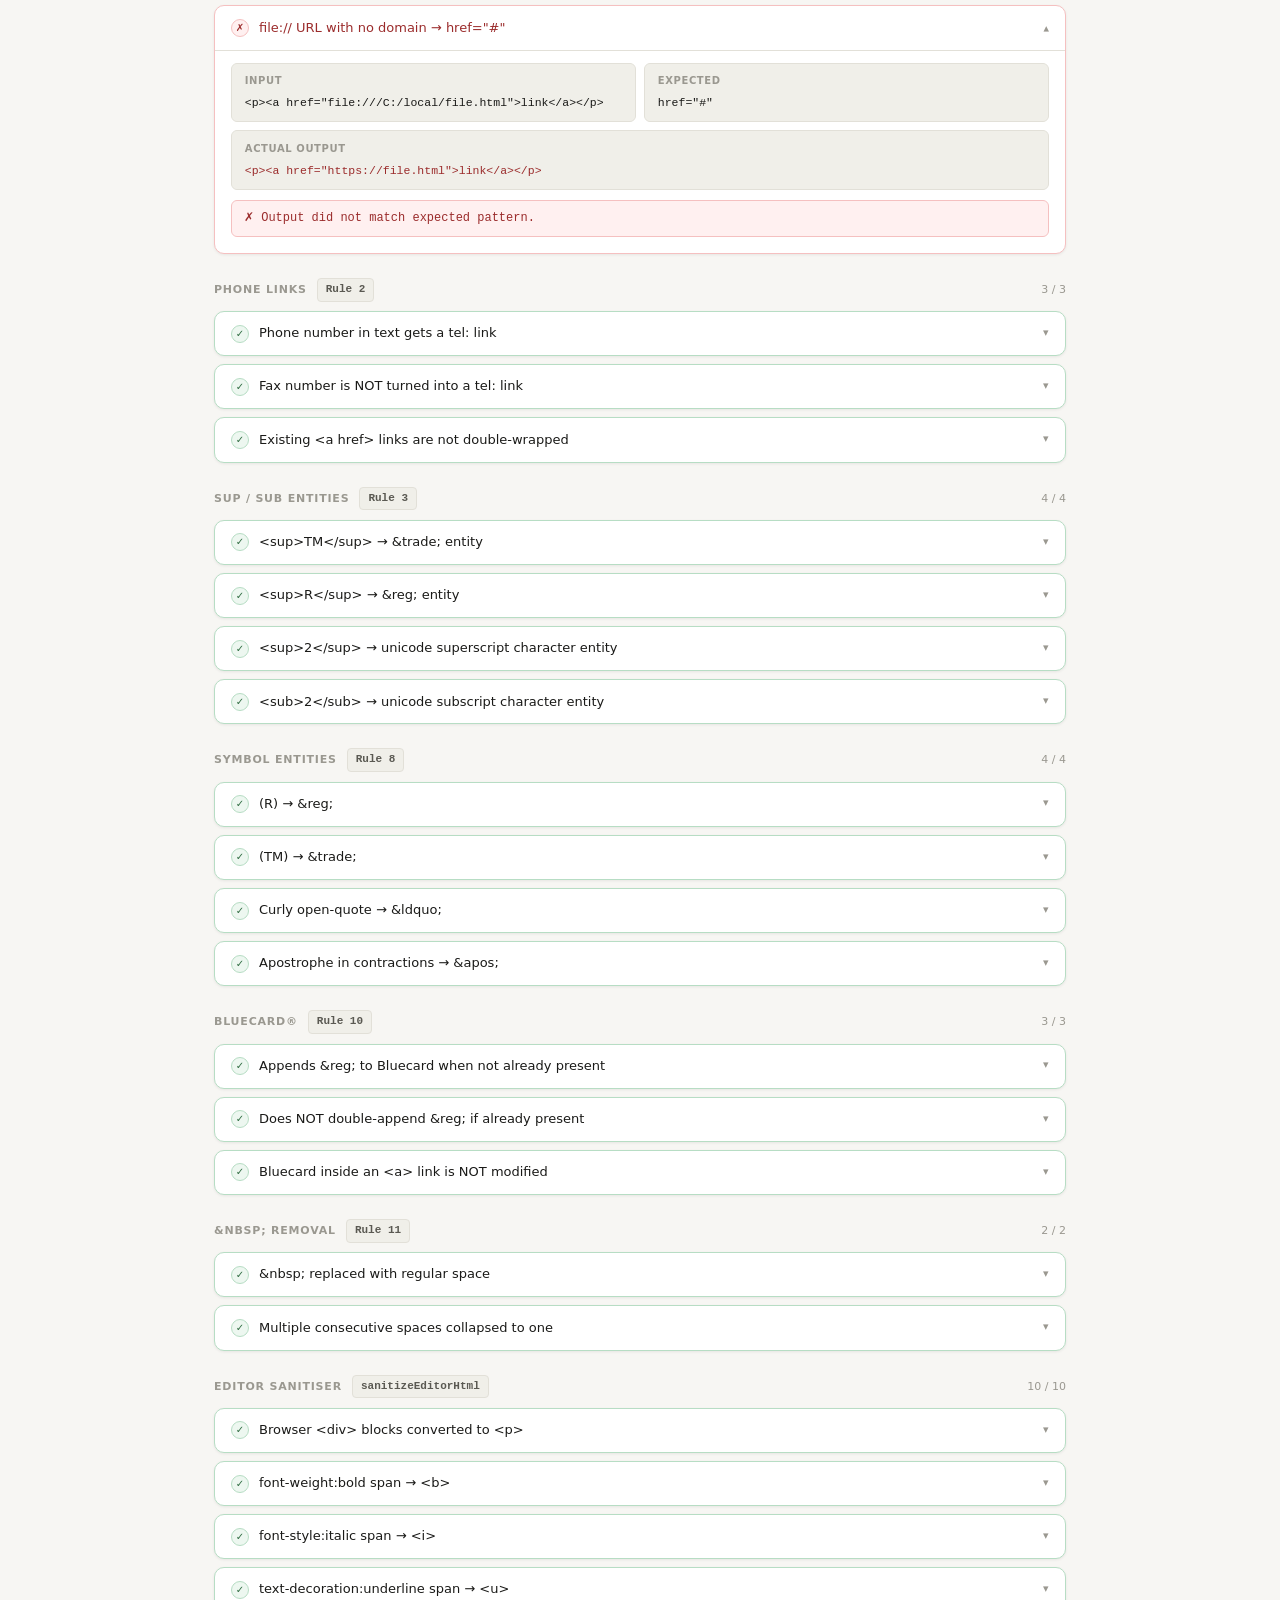
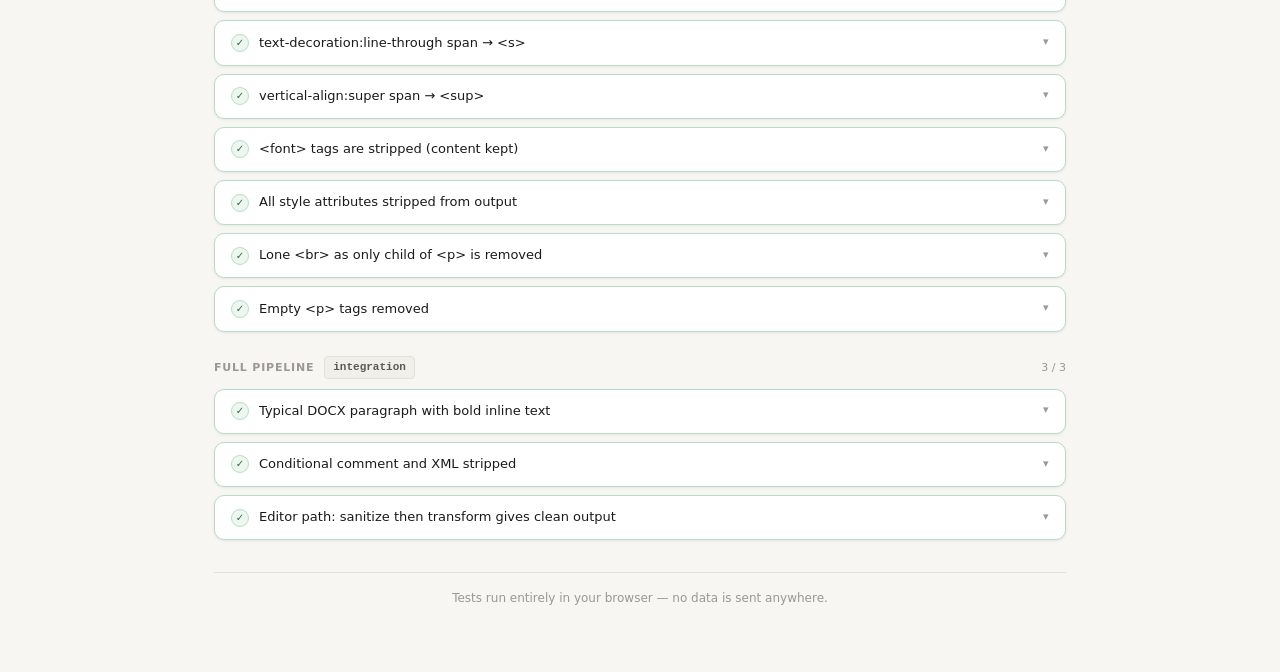
<file: tests.html>
<!DOCTYPE html>
<html lang="en">
<head>
  <meta charset="UTF-8" />
  <meta name="viewport" content="width=device-width, initial-scale=1.0" />
  <title>doc→html — Conversion Test Suite</title>
  <style>
    *, *::before, *::after { box-sizing: border-box; margin: 0; padding: 0; }

    :root {
      --bg:          #f7f6f3;
      --surface:     #ffffff;
      --surface-2:   #f0efe9;
      --border:      #e2e0d8;
      --text:        #1a1a18;
      --text-2:      #5a5952;
      --text-3:      #9a9890;
      --accent:      #1a1a18;
      --green:       #2d6a3f;
      --green-bg:    #edf7f0;
      --green-border:#b7ddc4;
      --red:         #9b2c2c;
      --red-bg:      #fff0f0;
      --red-border:  #f5c0c0;
      --yellow:      #7a5f00;
      --yellow-bg:   #fffbeb;
      --yellow-border:#e8d88a;
      --font-ui:     system-ui, -apple-system, 'Segoe UI', sans-serif;
      --font-mono:   'Menlo', 'Consolas', 'Monaco', monospace;
      --radius-sm:   6px;
      --radius-md:   10px;
      --radius-lg:   14px;
      --shadow-sm:   0 1px 3px rgba(0,0,0,.07);
    }

    @media (prefers-color-scheme: dark) {
      :root {
        --bg:          #111110;
        --surface:     #1c1c1a;
        --surface-2:   #252523;
        --border:      #2e2e2b;
        --text:        #f0efe9;
        --text-2:      #9a9890;
        --text-3:      #5a5952;
        --accent:      #f0efe9;
        --green:       #4ade80;
        --green-bg:    #0d2418;
        --green-border:#1e4d2d;
        --red:         #f87171;
        --red-bg:      #2a0f0f;
        --red-border:  #5a2020;
        --yellow:      #fcd34d;
        --yellow-bg:   #1a1200;
        --yellow-border:#4a3800;
      }
    }

    body {
      font-family: var(--font-ui);
      background: var(--bg);
      color: var(--text);
      line-height: 1.6;
      font-size: 14px;
      -webkit-font-smoothing: antialiased;
    }

    .page {
      max-width: 900px;
      margin: 0 auto;
      padding: 2rem 1.5rem 4rem;
    }

    /* ── Header ── */
    .page-header {
      display: flex;
      align-items: center;
      justify-content: space-between;
      gap: 1rem;
      flex-wrap: wrap;
      padding-bottom: 1.25rem;
      border-bottom: 1px solid var(--border);
      margin-bottom: 1.75rem;
    }

    .back-link {
      display: inline-flex;
      align-items: center;
      gap: 6px;
      color: var(--text-2);
      font-size: 13px;
      font-weight: 500;
      text-decoration: none;
      padding: 6px 12px;
      border: 0.5px solid var(--border);
      border-radius: var(--radius-sm);
      background: var(--surface);
      transition: color .15s, background .15s;
    }
    .back-link:hover { color: var(--text); background: var(--surface-2); }

    .page-title { font-size: 20px; font-weight: 700; letter-spacing: -.5px; }
    .page-subtitle { font-size: 13px; color: var(--text-2); margin-top: 2px; }

    /* ── Summary bar ── */
    #summary-bar {
      display: flex;
      align-items: center;
      gap: 10px;
      padding: .9rem 1.25rem;
      border-radius: var(--radius-md);
      border: 1px solid var(--border);
      background: var(--surface);
      margin-bottom: 1.5rem;
      flex-wrap: wrap;
    }

    .summary-stat {
      display: flex;
      align-items: center;
      gap: 6px;
      font-size: 13px;
    }
    .stat-num {
      font-size: 20px;
      font-weight: 800;
      letter-spacing: -.5px;
      line-height: 1;
    }
    .stat-pass  { color: var(--green); }
    .stat-fail  { color: var(--red); }
    .stat-total { color: var(--text-2); }
    .summary-divider { width: 1px; height: 24px; background: var(--border); }

    .run-btn {
      margin-left: auto;
      display: inline-flex;
      align-items: center;
      gap: 7px;
      padding: 8px 18px;
      border-radius: var(--radius-sm);
      border: none;
      background: var(--accent);
      color: var(--bg);
      font-size: 13px;
      font-weight: 600;
      font-family: var(--font-ui);
      cursor: pointer;
      transition: opacity .15s, transform .1s;
    }
    .run-btn:hover  { opacity: .85; }
    .run-btn:active { transform: scale(.97); }

    /* ── Group ── */
    .test-group {
      margin-bottom: 1.5rem;
    }

    .group-header {
      display: flex;
      align-items: center;
      gap: 10px;
      margin-bottom: .6rem;
    }

    .group-label {
      font-size: 11px;
      font-weight: 700;
      text-transform: uppercase;
      letter-spacing: .8px;
      color: var(--text-3);
    }

    .group-rule {
      display: inline-block;
      padding: 2px 8px;
      border-radius: 4px;
      font-size: 11px;
      font-weight: 700;
      font-family: var(--font-mono);
      background: var(--surface-2);
      border: 0.5px solid var(--border);
      color: var(--text-2);
    }

    .group-badge {
      font-size: 11px;
      color: var(--text-3);
      margin-left: auto;
    }

    /* ── Test card ── */
    .test-card {
      background: var(--surface);
      border: 0.5px solid var(--border);
      border-radius: var(--radius-md);
      overflow: hidden;
      margin-bottom: .5rem;
      box-shadow: var(--shadow-sm);
      transition: border-color .2s;
    }
    .test-card.pass { border-color: var(--green-border); }
    .test-card.fail { border-color: var(--red-border); }

    .test-head {
      display: flex;
      align-items: center;
      gap: 10px;
      padding: .7rem 1rem;
      cursor: pointer;
      user-select: none;
    }

    .test-status {
      width: 18px; height: 18px;
      border-radius: 50%;
      display: flex; align-items: center; justify-content: center;
      flex-shrink: 0;
      font-size: 10px;
      font-weight: 800;
    }
    .test-card.pass .test-status { background: var(--green-bg); color: var(--green); border: 1px solid var(--green-border); }
    .test-card.fail .test-status { background: var(--red-bg);   color: var(--red);   border: 1px solid var(--red-border); }
    .test-card.pending .test-status { background: var(--surface-2); color: var(--text-3); border: 1px solid var(--border); }

    .test-name {
      font-size: 13px;
      font-weight: 500;
      flex: 1;
    }
    .test-card.fail .test-name { color: var(--red); }
    .test-card.pass .test-name { color: var(--text); }

    .test-toggle {
      font-size: 11px;
      color: var(--text-3);
      font-family: var(--font-mono);
      transition: transform .2s;
    }
    .test-card.open .test-toggle { transform: rotate(180deg); }

    .test-body {
      display: none;
      padding: 0 1rem 1rem;
      border-top: 0.5px solid var(--border);
    }
    .test-card.open .test-body { display: block; }

    .detail-grid {
      display: grid;
      grid-template-columns: 1fr 1fr;
      gap: .5rem;
      margin-top: .75rem;
    }
    @media (max-width: 600px) { .detail-grid { grid-template-columns: 1fr; } }

    .detail-cell {
      background: var(--surface-2);
      border: 0.5px solid var(--border);
      border-radius: var(--radius-sm);
      padding: .6rem .8rem;
    }
    .detail-label {
      font-size: 10px;
      font-weight: 700;
      text-transform: uppercase;
      letter-spacing: .6px;
      color: var(--text-3);
      margin-bottom: .3rem;
    }
    .detail-value {
      font-family: var(--font-mono);
      font-size: 11.5px;
      line-height: 1.55;
      color: var(--text);
      word-break: break-all;
      white-space: pre-wrap;
    }
    .detail-cell.pass .detail-value { color: var(--green); }
    .detail-cell.fail .detail-value { color: var(--red); }

    .diff-note {
      margin-top: .6rem;
      padding: .5rem .75rem;
      border-radius: var(--radius-sm);
      font-size: 12px;
      background: var(--red-bg);
      border: 0.5px solid var(--red-border);
      color: var(--red);
      font-family: var(--font-mono);
    }

    .footer {
      margin-top: 2rem;
      padding-top: 1rem;
      border-top: 1px solid var(--border);
      font-size: 12px;
      color: var(--text-3);
      text-align: center;
    }
  </style>
</head>
<body>
  <div class="page">

    <header class="page-header">
      <a href="index.html" class="back-link">
        <svg width="13" height="13" viewBox="0 0 13 13" fill="none">
          <path d="M8 2L3 6.5 8 11" stroke="currentColor" stroke-width="1.4" stroke-linecap="round" stroke-linejoin="round"/>
        </svg>
        Back to converter
      </a>
      <div>
        <div class="page-title">Conversion Test Suite</div>
        <div class="page-subtitle">Verifies all HTML transform rules run correctly</div>
      </div>
    </header>

    <div id="summary-bar">
      <div class="summary-stat">
        <span class="stat-num stat-pass" id="count-pass">—</span>
        <span style="color:var(--text-2);font-size:13px;">passed</span>
      </div>
      <div class="summary-divider"></div>
      <div class="summary-stat">
        <span class="stat-num stat-fail" id="count-fail">—</span>
        <span style="color:var(--text-2);font-size:13px;">failed</span>
      </div>
      <div class="summary-divider"></div>
      <div class="summary-stat">
        <span class="stat-num stat-total" id="count-total">—</span>
        <span style="color:var(--text-2);font-size:13px;">total</span>
      </div>
      <button class="run-btn" id="run-btn" onclick="runAllTests()">
        <svg width="13" height="13" viewBox="0 0 13 13" fill="none">
          <path d="M3 2.5l8 4-8 4V2.5z" stroke="currentColor" stroke-width="1.3" stroke-linejoin="round" fill="currentColor"/>
        </svg>
        Run tests
      </button>
    </div>

    <div id="test-container"></div>

    <div class="footer">Tests run entirely in your browser — no data is sent anywhere.</div>
  </div>

<!-- ══════════════════════════════════════════════════════════════════
     INLINE COPY OF ALL TRANSFORM FUNCTIONS FROM app.js
     (Copied verbatim so tests run standalone without loading the full app)
     ══════════════════════════════════════════════════════════════════ -->
<script>
/* ── DOM helpers ── */
function changeTag(el, tag) {
  var n = el.ownerDocument.createElement(tag);
  Array.prototype.slice.call(el.attributes).forEach(function (a) { n.setAttribute(a.name, a.value); });
  while (el.firstChild) n.appendChild(el.firstChild);
  el.parentNode.replaceChild(n, el);
  return n;
}
function unwrapElement(el) {
  var p = el.parentNode;
  while (el.firstChild) p.insertBefore(el.firstChild, el);
  p.removeChild(el);
}

/* ── Rules ── */
function rule1_headings(root) {
  root.querySelectorAll('h1').forEach(function (el) { changeTag(el, 'h2'); });
}

function rule2_phoneTel(html) {
  var PHONE_RE = /(\+?[\d][\d\s.\-()]{6,}[\d])/g;
  var FAX_RE   = /\bfax\b/i;
  var parts = html.split(/(<a[\s\S]*?<\/a>)/gi);
  return parts.map(function (part) {
    if (/^<a[\s\S]*<\/a>$/i.test(part)) return part;
    return part.replace(/>([\s\S]*?)</g, function (m, text) {
      var r = text.replace(PHONE_RE, function (ph, _m, offset, str) {
        var before = str.slice(Math.max(0, offset - 60), offset);
        var after  = str.slice(offset + ph.length, offset + ph.length + 20);
        if (FAX_RE.test(before) || FAX_RE.test(after)) return ph;
        return '<a href="tel:' + ph.replace(/[^\d+]/g, '') + '">' + ph + '</a>';
      });
      return '>' + r + '<';
    });
  }).join('');
}

var SUP_WHOLE = { 'SM':'&#8480;','TM':'&trade;','R':'&reg;','st':'<sup>st</sup>','nd':'<sup>nd</sup>','rd':'<sup>rd</sup>','th':'<sup>th</sup>' };
var SUP_CHAR  = { '0':'&#x2070;','1':'&sup1;','2':'&sup2;','3':'&sup3;','4':'&#8308;','5':'&#8309;','6':'&#8310;','7':'&#8311;','8':'&#8312;','9':'&#8313;','a':'&#x1D43;','b':'&#x1D47;','c':'&#x1D9C;','d':'&#x1D48;','e':'&#x1D49;','f':'&#x1DA0;','g':'&#x1D4D;','h':'&#x02B0;','i':'&#x2071;','j':'&#x02B2;','k':'&#x1D4F;','l':'&#x02E1;','m':'&#x1D50;','n':'&#x207F;','o':'&#x1D52;','p':'&#x1D56;','r':'&#x02B3;','s':'&#x02E2;','t':'&#x1D57;','u':'&#x1D58;','v':'&#x1D5B;','w':'&#x02B7;','x':'&#x02E3;','y':'&#x02B8;','z':'&#x1DBB;','+':'&#x207A;','-':'&#x207B;','=':'&#x207C;','(':'&#x207D;',')':'&#x207E;' };
var SUB_CHAR  = { '0':'&#x2080;','1':'&#x2081;','2':'&#x2082;','3':'&#x2083;','4':'&#x2084;','5':'&#x2085;','6':'&#x2086;','7':'&#x2087;','8':'&#x2088;','9':'&#x2089;','a':'&#x2090;','e':'&#x2091;','o':'&#x2092;','x':'&#x2093;','h':'&#x2095;','k':'&#x2096;','l':'&#x2097;','m':'&#x2098;','n':'&#x2099;','p':'&#x209A;','s':'&#x209B;','t':'&#x209C;','+':'&#x208A;','-':'&#x208B;','=':'&#x208C;','(':'&#x208D;',')':'&#x208E;' };

function rule3_supSubEntities(html) {
  html = html.replace(/<sup>([\s\S]*?)<\/sup>/gi, function (m, inner) {
    var t = inner.trim();
    if (SUP_WHOLE[t]) return SUP_WHOLE[t];
    var out = t.split('').map(function (c) { return SUP_CHAR[c] || SUP_CHAR[c.toLowerCase()] || c; }).join('');
    return out !== t ? out : m;
  });
  html = html.replace(/<sub>([\s\S]*?)<\/sub>/gi, function (m, inner) {
    var t   = inner.trim();
    var out = t.split('').map(function (c) { return SUB_CHAR[c] || SUB_CHAR[c.toLowerCase()] || c; }).join('');
    return out !== t ? out : m;
  });
  return html;
}

function rule4_bToStrong(root) {
  root.querySelectorAll('b').forEach(function (el) { changeTag(el, 'strong'); });
}

function rule5_iEmToStrong(root) {
  root.querySelectorAll('i, em').forEach(function (el) {
    el.textContent.trim().length > 120 ? unwrapElement(el) : changeTag(el, 'strong');
  });
}

function rule6_removeU(root) {
  root.querySelectorAll('u').forEach(function (el) { unwrapElement(el); });
}

function rule8_symbolEntities(html) {
  html = html.replace(/®/g,'\u00AE').replace(/™/g,'\u2122').replace(/©/g,'\u00A9');
  html = html.replace(/®/g,'&reg;').replace(/™/g,'&trade;').replace(/©/g,'&copy;');
  html = html.replace(/\u2018/g,'&lsquo;').replace(/\u2019/g,'&rsquo;');
  html = html.replace(/\u201C/g,'&ldquo;').replace(/\u201D/g,'&rdquo;');
  html = html.replace(/(\w)'(\w)/g,'$1&apos;$2');
  html = html.replace(/\(R\)/gi,'&reg;').replace(/\(TM\)/gi,'&trade;').replace(/\(C\)/gi,'&copy;');
  return html;
}

function rule10_bluecard(html) {
  return html.split(/(<a[\s\S]*?<\/a>)/gi).map(function (p) {
    return /^<a[\s\S]*<\/a>$/i.test(p) ? p : p.replace(/\bBluecard\b(?!&reg;)/gi, function (m) { return m + '&reg;'; });
  }).join('');
}

function rule11_removeNbsp(html) {
  return html.replace(/&nbsp;/gi,' ').replace(/\u00A0/g,' ').replace(/ {2,}/g,' ');
}

function ruleA_noStrongInHeadings(root) {
  root.querySelectorAll('h2 strong,h3 strong,h4 strong,h5 strong,h6 strong').forEach(function (el) { unwrapElement(el); });
}

function ruleB_tableScope(root) {
  function cellIsBold(cell) {
    var text = cell.textContent.trim();
    if (!text) return false;
    var strongs = Array.prototype.slice.call(cell.querySelectorAll('strong'));
    if (!strongs.length) return false;
    return strongs.map(function (s) { return s.textContent; }).join('').trim() === text;
  }
  function stripStrong(cell) {
    Array.prototype.slice.call(cell.querySelectorAll('strong')).forEach(function (s) { unwrapElement(s); });
  }
  root.querySelectorAll('table').forEach(function (table) {
    var rows = Array.prototype.slice.call(table.querySelectorAll('tr'));
    if (!rows.length) return;
    var headCells = Array.prototype.slice.call(rows[0].querySelectorAll('td, th'));
    if (!headCells.length || !headCells.every(cellIsBold)) return;
    headCells.forEach(function (cell) {
      stripStrong(cell);
      var th = changeTag(cell, 'th');
      th.setAttribute('scope', 'col');
    });
    var thead = table.ownerDocument.createElement('thead');
    rows[0].parentNode.removeChild(rows[0]);
    thead.appendChild(rows[0]);
    var bodyRows = rows.slice(1);
    var tbody = table.ownerDocument.createElement('tbody');
    bodyRows.forEach(function (tr) {
      Array.prototype.slice.call(tr.querySelectorAll('th')).forEach(function (th) { changeTag(th, 'td'); });
      tr.parentNode.removeChild(tr);
      tbody.appendChild(tr);
    });
    while (table.firstChild) table.removeChild(table.firstChild);
    table.appendChild(thead);
    if (bodyRows.length) table.appendChild(tbody);
  });
}

function ruleC_mergeConsecutiveStrong(root) {
  root.querySelectorAll('strong strong').forEach(function (inner) { unwrapElement(inner); });
  root.querySelectorAll('strong').forEach(function (el) {
    var next = el.nextSibling, gap = null;
    if (next && next.nodeType === 3 && next.nodeValue.trim() === '') { gap = next; next = next.nextSibling; }
    if (next && next.nodeName === 'STRONG') {
      if (gap) el.appendChild(gap);
      while (next.firstChild) el.appendChild(next.firstChild);
      next.parentNode.removeChild(next);
    }
  });
}

function ruleD_removeStrikethrough(root) {
  root.querySelectorAll('s, del, strike').forEach(function (el) { el.parentNode.removeChild(el); });
  var walker = document.createTreeWalker(root, NodeFilter.SHOW_TEXT, null, false);
  var textNodes = [], node;
  while ((node = walker.nextNode())) textNodes.push(node);
  textNodes.forEach(function (tn) {
    if (/~~[\s\S]*?~~/.test(tn.nodeValue)) tn.nodeValue = tn.nodeValue.replace(/~~[\s\S]*?~~/g, '');
  });
}

function ruleE_strongWrapsAnchor(root) {
  root.querySelectorAll('a > strong').forEach(function (strong) {
    var anchor = strong.parentNode;
    if (anchor.nodeName !== 'A') return;
    var otherContent = Array.prototype.slice.call(anchor.childNodes).filter(function (n) {
      return n !== strong && !(n.nodeType === 3 && n.nodeValue.trim() === '');
    });
    if (otherContent.length > 0) return;
    var newAnchor = anchor.ownerDocument.createElement('a');
    Array.prototype.slice.call(anchor.attributes).forEach(function (attr) { newAnchor.setAttribute(attr.name, attr.value); });
    while (strong.firstChild) newAnchor.appendChild(strong.firstChild);
    strong.appendChild(newAnchor);
    anchor.parentNode.replaceChild(strong, anchor);
  });
}

function ruleF_fixFileUrls(html) {
  return html.replace(/(<a\s[^>]*href\s*=\s*["'])file:\/\/([^"']*)(["'][^>]*>)/gi,
    function (match, open, path, close) {
      var segments = path.replace(/\\/g, '/').split('/').filter(Boolean);
      var domain = null, domainIdx = -1;
      for (var i = 0; i < segments.length; i++) {
        if (/^[a-zA-Z0-9]([a-zA-Z0-9\-]*\.)+[a-zA-Z]{2,}$/.test(segments[i])) { domain = segments[i]; domainIdx = i; break; }
      }
      var fixedUrl;
      if (domain) {
        var rest = segments.slice(domainIdx + 1).join('/');
        fixedUrl = 'https://' + domain + (rest ? '/' + rest : '');
      } else { fixedUrl = '#'; }
      return open + fixedUrl + close;
    });
}

function ruleD_mdStrikethrough(html) {
  return html.replace(/~~[\s\S]*?~~/g, '');
}

/* ── Full pipeline helper ── */
function transformHtml(html) {
  var doc  = new DOMParser().parseFromString('<div id="__r">' + html + '</div>', 'text/html');
  var root = doc.getElementById('__r');
  rule1_headings(root);
  rule4_bToStrong(root);
  rule5_iEmToStrong(root);
  rule6_removeU(root);
  ruleD_removeStrikethrough(root);
  ruleA_noStrongInHeadings(root);
  ruleB_tableScope(root);
  ruleC_mergeConsecutiveStrong(root);
  ruleE_strongWrapsAnchor(root);
  var s = root.innerHTML;
  s = s.replace(/<xml[\s\S]*?<\/xml>/gi, '');
  s = s.replace(/<!--\[if[\s\S]*?<!\[endif\]-->/gi, '');
  s = rule3_supSubEntities(s);
  s = rule2_phoneTel(s);
  s = ruleF_fixFileUrls(s);
  s = rule8_symbolEntities(s);
  s = rule10_bluecard(s);
  s = rule11_removeNbsp(s);
  return s;
}

/* ── Sanitize editor HTML ── */
function sanitizeEditorHtml(html) {
  var doc  = new DOMParser().parseFromString('<div id="__s">' + html + '</div>', 'text/html');
  var root = doc.getElementById('__s');
  root.querySelectorAll('div').forEach(function (div) {
    var hasBlock = div.querySelector('p,div,h1,h2,h3,h4,h5,h6,ul,ol,blockquote,pre,table');
    if (hasBlock) { unwrapElement(div); } else { changeTag(div, 'p'); }
  });
  var spans = Array.prototype.slice.call(root.querySelectorAll('span')).reverse();
  spans.forEach(function (span) {
    var style = (span.getAttribute('style') || '').replace(/\s/g, '').toLowerCase();
    if (!style) { unwrapElement(span); return; }
    if (/font-weight\s*:\s*(bold|[7-9]\d{2})/.test(style)) { changeTag(span, 'b'); return; }
    if (/font-style\s*:\s*italic/.test(style)) { changeTag(span, 'i'); return; }
    if (/text-decoration[^;]*:\s*[^;]*underline/.test(style) && !/line-through/.test(style)) { changeTag(span, 'u'); return; }
    if (/text-decoration[^;]*:\s*[^;]*line-through/.test(style)) { changeTag(span, 's'); return; }
    if (/vertical-align\s*:\s*super/.test(style)) { changeTag(span, 'sup'); return; }
    if (/vertical-align\s*:\s*sub/.test(style)) { changeTag(span, 'sub'); return; }
    unwrapElement(span);
  });
  root.querySelectorAll('font').forEach(function (el) { unwrapElement(el); });
  root.querySelectorAll('p, li, td, th, h2, h3, h4, h5, h6').forEach(function (el) {
    if (el.childNodes.length === 1 && el.firstChild.nodeName === 'BR') el.removeChild(el.firstChild);
  });
  root.querySelectorAll('p').forEach(function (el) {
    if (el.textContent.trim() === '' && !el.querySelector('br,img')) el.parentNode && el.parentNode.removeChild(el);
  });
  root.querySelectorAll('[style]').forEach(function (el) { el.removeAttribute('style'); });
  root.querySelectorAll('[color],[face],[size],[bgcolor],[align],[valign],[width],[height],[cellpadding],[cellspacing],[border]').forEach(function (el) {
    ['color','face','size','bgcolor','align','valign','width','height','cellpadding','cellspacing','border'].forEach(function (attr) { el.removeAttribute(attr); });
  });
  root.querySelectorAll('[class]').forEach(function (el) { el.removeAttribute('class'); });
  return root.innerHTML;
}
</script>

<!-- ══ TEST DEFINITIONS + RUNNER ══════════════════════════════════════ -->
<script>
/* ── tiny assertion helper ── */
function normalize(s) {
  return s.replace(/\s+/g, ' ').trim().toLowerCase();
}

/* Each test: { group, rule, name, run: fn → { pass, input, output, expected, note? } } */
var TESTS = [

  /* ══ RULE 1 — h1 → h2 ══════════════════════════════════════════ */
  {
    group: 'Headings', rule: 'Rule 1',
    name: 'Converts <h1> to <h2>',
    run: function() {
      var out = transformHtml('<h1>Title</h1>');
      var pass = /<h2>title<\/h2>/i.test(out) && !/<h1>/i.test(out);
      return { pass: pass, input: '<h1>Title</h1>', output: out, expected: '<h2>Title</h2>' };
    }
  },
  {
    group: 'Headings', rule: 'Rule 1',
    name: 'Preserves <h2> through <h6> unchanged',
    run: function() {
      var inp = '<h2>A</h2><h3>B</h3><h4>C</h4><h5>D</h5><h6>E</h6>';
      var out = transformHtml(inp);
      var pass = /<h2>a<\/h2>/i.test(out) && /<h3>b<\/h3>/i.test(out) && !/<h1>/i.test(out);
      return { pass: pass, input: inp, output: out, expected: 'h2–h6 tags unchanged' };
    }
  },

  /* ══ RULE 4 — <b> → <strong> ═══════════════════════════════════ */
  {
    group: 'Bold / Strong', rule: 'Rule 4',
    name: 'Converts <b> to <strong>',
    run: function() {
      var out = transformHtml('<p><b>hello</b></p>');
      var pass = /<strong>hello<\/strong>/i.test(out) && !/<b>/i.test(out);
      return { pass: pass, input: '<p><b>hello</b></p>', output: out, expected: '<p><strong>hello</strong></p>' };
    }
  },

  /* ══ RULE 5 — <i>/<em> handling ════════════════════════════════ */
  {
    group: 'Italic / Em', rule: 'Rule 5',
    name: 'Short <i> text (≤120 chars) → <strong>',
    run: function() {
      var out = transformHtml('<p><i>short italic</i></p>');
      var pass = /<strong>short italic<\/strong>/i.test(out) && !/<i>/i.test(out);
      return { pass: pass, input: '<p><i>short italic</i></p>', output: out, expected: '<p><strong>short italic</strong></p>' };
    }
  },
  {
    group: 'Italic / Em', rule: 'Rule 5',
    name: 'Long <i> text (>120 chars) is unwrapped (tag stripped)',
    run: function() {
      var longText = 'This is a very long italic sentence that clearly exceeds one hundred and twenty characters in total length right here yes indeed!';
      var inp = '<p><i>' + longText + '</i></p>';
      var out = transformHtml(inp);
      var pass = !/<i>/i.test(out) && !/<em>/i.test(out) && !/<strong>/i.test(out);
      return { pass: pass, input: inp, output: out, expected: 'tag stripped, text kept' };
    }
  },
  {
    group: 'Italic / Em', rule: 'Rule 5',
    name: 'Short <em> → <strong>',
    run: function() {
      var out = transformHtml('<p><em>word</em></p>');
      var pass = /<strong>word<\/strong>/i.test(out);
      return { pass: pass, input: '<p><em>word</em></p>', output: out, expected: '<p><strong>word</strong></p>' };
    }
  },

  /* ══ RULE 6 — remove <u> ════════════════════════════════════════ */
  {
    group: 'Underline removal', rule: 'Rule 6',
    name: 'Removes <u> tag but keeps text',
    run: function() {
      var out = transformHtml('<p><u>underlined</u></p>');
      var pass = !/<u>/i.test(out) && /underlined/.test(out);
      return { pass: pass, input: '<p><u>underlined</u></p>', output: out, expected: '<p>underlined</p>' };
    }
  },

  /* ══ RULE D — strikethrough removal ════════════════════════════ */
  {
    group: 'Strikethrough', rule: 'Rule D',
    name: 'Removes <s> element entirely (text gone)',
    run: function() {
      var inp = '<p>Keep <s>delete me</s> this.</p>';
      var out = transformHtml(inp);
      var pass = !/delete me/.test(out) && /keep/i.test(out) && /this/.test(out);
      return { pass: pass, input: inp, output: out, expected: 'delete me removed; surrounding text kept' };
    }
  },
  {
    group: 'Strikethrough', rule: 'Rule D',
    name: 'Removes <del> element entirely',
    run: function() {
      var inp = '<p>Before <del>gone</del> after.</p>';
      var out = transformHtml(inp);
      var pass = !/gone/.test(out);
      return { pass: pass, input: inp, output: out, expected: '"gone" removed' };
    }
  },
  {
    group: 'Strikethrough', rule: 'Rule D',
    name: 'Removes markdown ~~text~~ in text nodes',
    run: function() {
      var inp = '<p>Hello ~~world~~ there</p>';
      var out = transformHtml(inp);
      var pass = !/world/.test(out) && !/~~/.test(out) && /hello/i.test(out);
      return { pass: pass, input: inp, output: out, expected: '"world" and tildes removed' };
    }
  },

  /* ══ RULE A — no <strong> in headings ══════════════════════════ */
  {
    group: 'Headings', rule: 'Rule A',
    name: 'Removes <strong> inside <h2> (unwraps)',
    run: function() {
      var inp = '<h2><strong>Bold heading</strong></h2>';
      var out = transformHtml(inp);
      var pass = /<h2>bold heading<\/h2>/i.test(out);
      return { pass: pass, input: inp, output: out, expected: '<h2>Bold heading</h2>' };
    }
  },
  {
    group: 'Headings', rule: 'Rule A',
    name: 'Removes <strong> inside <h3>',
    run: function() {
      var inp = '<h3><strong>Sub</strong></h3>';
      var out = transformHtml(inp);
      var pass = /<h3>sub<\/h3>/i.test(out);
      return { pass: pass, input: inp, output: out, expected: '<h3>Sub</h3>' };
    }
  },

  /* ══ RULE B — table scope ═══════════════════════════════════════ */
  {
    group: 'Tables', rule: 'Rule B',
    name: 'All-bold first row → <thead> with <th scope="col">',
    run: function() {
      var inp = '<table><tr><td><strong>Name</strong></td><td><strong>Age</strong></td></tr><tr><td>Alice</td><td>30</td></tr></table>';
      var out = transformHtml(inp);
      var pass = /<thead>/i.test(out) && /<th scope="col">name<\/th>/i.test(out) && /<tbody>/i.test(out);
      return { pass: pass, input: inp, output: out, expected: 'thead with th[scope=col] + tbody' };
    }
  },
  {
    group: 'Tables', rule: 'Rule B',
    name: 'Mixed-bold first row → table unchanged (no thead)',
    run: function() {
      var inp = '<table><tr><td><strong>Name</strong></td><td>Age</td></tr><tr><td>Alice</td><td>30</td></tr></table>';
      var out = transformHtml(inp);
      var pass = !/<thead>/i.test(out);
      return { pass: pass, input: inp, output: out, expected: 'no thead inserted' };
    }
  },

  /* ══ RULE C — merge consecutive <strong> ═══════════════════════ */
  {
    group: 'Strong merging', rule: 'Rule C',
    name: 'Adjacent <strong> siblings are merged into one',
    run: function() {
      var inp = '<p><strong>Hello</strong><strong> world</strong></p>';
      var out = transformHtml(inp);
      var strongMatches = out.match(/<strong>/gi) || [];
      var pass = strongMatches.length === 1;
      return { pass: pass, input: inp, output: out, expected: 'single <strong>Hello world</strong>' };
    }
  },
  {
    group: 'Strong merging', rule: 'Rule C',
    name: 'Nested <strong><strong> is unwrapped to one',
    run: function() {
      var inp = '<p><strong><strong>nested</strong></strong></p>';
      var out = transformHtml(inp);
      var strongMatches = out.match(/<strong>/gi) || [];
      var pass = strongMatches.length === 1 && /nested/.test(out);
      return { pass: pass, input: inp, output: out, expected: 'single <strong>nested</strong>' };
    }
  },

  /* ══ RULE E — <strong> wraps <a> ════════════════════════════════ */
  {
    group: 'Link / Strong order', rule: 'Rule E',
    name: '<a><strong>text</strong></a> becomes <strong><a>text</a></strong>',
    run: function() {
      var inp = '<p><a href="https://example.com"><strong>click me</strong></a></p>';
      var out = transformHtml(inp);
      var pass = /<strong><a href="https:\/\/example\.com">click me<\/a><\/strong>/i.test(out);
      return { pass: pass, input: inp, output: out, expected: '<strong><a href="...">click me</a></strong>' };
    }
  },

  /* ══ RULE F — fix file:// URLs ══════════════════════════════════ */
  {
    group: 'URL fixing', rule: 'Rule F',
    name: 'file:// URL with domain segment → https://',
    run: function() {
      var inp = '<p><a href="file://C:/Users/john/www.example.com/page">link</a></p>';
      var out = transformHtml(inp);
      var pass = /href="https:\/\/www\.example\.com\/page"/i.test(out);
      return { pass: pass, input: inp, output: out, expected: 'href="https://www.example.com/page"' };
    }
  },
  {
    group: 'URL fixing', rule: 'Rule F',
    name: 'file:// URL with no domain → href="#"',
    run: function() {
      var inp = '<p><a href="file:///C:/local/file.html">link</a></p>';
      var out = transformHtml(inp);
      var pass = /href="#"/i.test(out);
      return { pass: pass, input: inp, output: out, expected: 'href="#"' };
    }
  },

  /* ══ RULE 2 — phone → tel: links ════════════════════════════════ */
  {
    group: 'Phone links', rule: 'Rule 2',
    name: 'Phone number in text gets a tel: link',
    run: function() {
      var inp = '<p>Call us: 800-555-1234</p>';
      var out = transformHtml(inp);
      var pass = /href="tel:\+?8005551234"/i.test(out) || /href="tel:8005551234"/i.test(out);
      return { pass: pass, input: inp, output: out, expected: '<a href="tel:8005551234">...</a>' };
    }
  },
  {
    group: 'Phone links', rule: 'Rule 2',
    name: 'Fax number is NOT turned into a tel: link',
    run: function() {
      var inp = '<p>Fax: 800-555-9999</p>';
      var out = transformHtml(inp);
      var pass = !/href="tel:/i.test(out);
      return { pass: pass, input: inp, output: out, expected: 'no tel: link for fax number' };
    }
  },
  {
    group: 'Phone links', rule: 'Rule 2',
    name: 'Existing <a href> links are not double-wrapped',
    run: function() {
      var inp = '<p><a href="tel:5551234567">555-123-4567</a></p>';
      var out = transformHtml(inp);
      var anchors = (out.match(/<a /gi) || []).length;
      var pass = anchors === 1;
      return { pass: pass, input: inp, output: out, expected: 'exactly one <a> tag' };
    }
  },

  /* ══ RULE 3 — sup/sub entities ══════════════════════════════════ */
  {
    group: 'Sup / Sub entities', rule: 'Rule 3',
    name: '<sup>TM</sup> → &trade; entity',
    run: function() {
      var out = transformHtml('<p>Brand<sup>TM</sup></p>');
      var pass = /&trade;/.test(out) && !/<sup>tm<\/sup>/i.test(out);
      return { pass: pass, input: '<p>Brand<sup>TM</sup></p>', output: out, expected: 'Brand&trade;' };
    }
  },
  {
    group: 'Sup / Sub entities', rule: 'Rule 3',
    name: '<sup>R</sup> → &reg; entity',
    run: function() {
      var out = transformHtml('<p>Brand<sup>R</sup></p>');
      var pass = /&reg;/.test(out) && !/<sup>r<\/sup>/i.test(out);
      return { pass: pass, input: '<p>Brand<sup>R</sup></p>', output: out, expected: 'Brand&reg;' };
    }
  },
  {
    group: 'Sup / Sub entities', rule: 'Rule 3',
    name: '<sup>2</sup> → unicode superscript character entity',
    run: function() {
      var out = transformHtml('<p>x<sup>2</sup></p>');
      var pass = /&sup2;/.test(out) && !/<sup>2<\/sup>/i.test(out);
      return { pass: pass, input: '<p>x<sup>2</sup></p>', output: out, expected: 'x&sup2;' };
    }
  },
  {
    group: 'Sup / Sub entities', rule: 'Rule 3',
    name: '<sub>2</sub> → unicode subscript character entity',
    run: function() {
      var out = transformHtml('<p>H<sub>2</sub>O</p>');
      var pass = /&#x2082;/.test(out) && !/<sub>2<\/sub>/i.test(out);
      return { pass: pass, input: '<p>H<sub>2</sub>O</p>', output: out, expected: 'H&#x2082;O' };
    }
  },

  /* ══ RULE 8 — symbol entities ════════════════════════════════════ */
  {
    group: 'Symbol entities', rule: 'Rule 8',
    name: '(R) → &reg;',
    run: function() {
      var out = transformHtml('<p>Brand(R)</p>');
      var pass = /&reg;/.test(out);
      return { pass: pass, input: '<p>Brand(R)</p>', output: out, expected: 'Brand&reg;' };
    }
  },
  {
    group: 'Symbol entities', rule: 'Rule 8',
    name: '(TM) → &trade;',
    run: function() {
      var out = transformHtml('<p>Logo(TM)</p>');
      var pass = /&trade;/.test(out);
      return { pass: pass, input: '<p>Logo(TM)</p>', output: out, expected: 'Logo&trade;' };
    }
  },
  {
    group: 'Symbol entities', rule: 'Rule 8',
    name: 'Curly open-quote → &ldquo;',
    run: function() {
      var out = transformHtml('<p>\u201CHello\u201D</p>');
      var pass = /&ldquo;/.test(out) && /&rdquo;/.test(out);
      return { pass: pass, input: '<p>\u201CHello\u201D</p>', output: out, expected: '&ldquo;Hello&rdquo;' };
    }
  },
  {
    group: 'Symbol entities', rule: 'Rule 8',
    name: "Apostrophe in contractions → &apos;",
    run: function() {
      var out = transformHtml("<p>it's great</p>");
      var pass = /&apos;/.test(out);
      return { pass: pass, input: "<p>it's great</p>", output: out, expected: "it&apos;s great" };
    }
  },

  /* ══ RULE 10 — Bluecard® ═════════════════════════════════════════ */
  {
    group: 'Bluecard®', rule: 'Rule 10',
    name: 'Appends &reg; to Bluecard when not already present',
    run: function() {
      var out = transformHtml('<p>The Bluecard program</p>');
      var pass = /Bluecard&reg;/.test(out);
      return { pass: pass, input: '<p>The Bluecard program</p>', output: out, expected: 'Bluecard&reg; program' };
    }
  },
  {
    group: 'Bluecard®', rule: 'Rule 10',
    name: 'Does NOT double-append &reg; if already present',
    run: function() {
      var inp = '<p>The Bluecard&reg; plan</p>';
      var out = transformHtml(inp);
      var count = (out.match(/&reg;/g) || []).length;
      var pass = count === 1;
      return { pass: pass, input: inp, output: out, expected: 'exactly one &reg;' };
    }
  },
  {
    group: 'Bluecard®', rule: 'Rule 10',
    name: 'Bluecard inside an <a> link is NOT modified',
    run: function() {
      var inp = '<p><a href="https://example.com">Bluecard</a></p>';
      var out = transformHtml(inp);
      /* rule10 skips content inside <a> tags */
      var pass = !/<a[^>]*>Bluecard&reg;<\/a>/i.test(out);
      return { pass: pass, input: inp, output: out, expected: 'Bluecard inside <a> left unchanged' };
    }
  },

  /* ══ RULE 11 — remove &nbsp; ════════════════════════════════════ */
  {
    group: '&nbsp; removal', rule: 'Rule 11',
    name: '&nbsp; replaced with regular space',
    run: function() {
      var out = transformHtml('<p>hello&nbsp;world</p>');
      var pass = !/&nbsp;/.test(out) && /hello world/.test(out);
      return { pass: pass, input: '<p>hello&nbsp;world</p>', output: out, expected: 'hello world (regular space)' };
    }
  },
  {
    group: '&nbsp; removal', rule: 'Rule 11',
    name: 'Multiple consecutive spaces collapsed to one',
    run: function() {
      var out = rule11_removeNbsp('hello   world');
      var pass = out === 'hello world';
      return { pass: pass, input: 'hello   world', output: out, expected: 'hello world' };
    }
  },

  /* ══ SANITIZE EDITOR HTML ═══════════════════════════════════════ */
  {
    group: 'Editor sanitiser', rule: 'sanitizeEditorHtml',
    name: 'Browser <div> blocks converted to <p>',
    run: function() {
      var out = sanitizeEditorHtml('<div>Hello</div>');
      var pass = /<p>hello<\/p>/i.test(out) && !/<div>/i.test(out);
      return { pass: pass, input: '<div>Hello</div>', output: out, expected: '<p>Hello</p>' };
    }
  },
  {
    group: 'Editor sanitiser', rule: 'sanitizeEditorHtml',
    name: 'font-weight:bold span → <b>',
    run: function() {
      var out = sanitizeEditorHtml('<p><span style="font-weight:bold">hi</span></p>');
      var pass = /<b>hi<\/b>/i.test(out) && !/<span/i.test(out);
      return { pass: pass, input: '<p><span style="font-weight:bold">hi</span></p>', output: out, expected: '<p><b>hi</b></p>' };
    }
  },
  {
    group: 'Editor sanitiser', rule: 'sanitizeEditorHtml',
    name: 'font-style:italic span → <i>',
    run: function() {
      var out = sanitizeEditorHtml('<p><span style="font-style:italic">hi</span></p>');
      var pass = /<i>hi<\/i>/i.test(out);
      return { pass: pass, input: '<p><span style="font-style:italic">hi</span></p>', output: out, expected: '<p><i>hi</i></p>' };
    }
  },
  {
    group: 'Editor sanitiser', rule: 'sanitizeEditorHtml',
    name: 'text-decoration:underline span → <u>',
    run: function() {
      var out = sanitizeEditorHtml('<p><span style="text-decoration:underline">hi</span></p>');
      var pass = /<u>hi<\/u>/i.test(out);
      return { pass: pass, input: '<p><span style="text-decoration:underline">hi</span></p>', output: out, expected: '<p><u>hi</u></p>' };
    }
  },
  {
    group: 'Editor sanitiser', rule: 'sanitizeEditorHtml',
    name: 'text-decoration:line-through span → <s>',
    run: function() {
      var out = sanitizeEditorHtml('<p><span style="text-decoration:line-through">hi</span></p>');
      var pass = /<s>hi<\/s>/i.test(out);
      return { pass: pass, input: '<p><span style="text-decoration:line-through">hi</span></p>', output: out, expected: '<p><s>hi</s></p>' };
    }
  },
  {
    group: 'Editor sanitiser', rule: 'sanitizeEditorHtml',
    name: 'vertical-align:super span → <sup>',
    run: function() {
      var out = sanitizeEditorHtml('<p><span style="vertical-align:super">2</span></p>');
      var pass = /<sup>2<\/sup>/i.test(out);
      return { pass: pass, input: '<p><span style="vertical-align:super">2</span></p>', output: out, expected: '<p><sup>2</sup></p>' };
    }
  },
  {
    group: 'Editor sanitiser', rule: 'sanitizeEditorHtml',
    name: '<font> tags are stripped (content kept)',
    run: function() {
      var out = sanitizeEditorHtml('<p><font face="Arial" size="3">text</font></p>');
      var pass = /text/.test(out) && !/<font/i.test(out);
      return { pass: pass, input: '<p><font face="Arial">text</font></p>', output: out, expected: '<p>text</p>' };
    }
  },
  {
    group: 'Editor sanitiser', rule: 'sanitizeEditorHtml',
    name: 'All style attributes stripped from output',
    run: function() {
      var out = sanitizeEditorHtml('<p style="color:red;margin:0">text</p>');
      var pass = !/style=/i.test(out);
      return { pass: pass, input: '<p style="color:red">text</p>', output: out, expected: 'no style= attributes' };
    }
  },
  {
    group: 'Editor sanitiser', rule: 'sanitizeEditorHtml',
    name: 'Lone <br> as only child of <p> is removed',
    run: function() {
      var out = sanitizeEditorHtml('<p><br></p>');
      var pass = !/<br>/i.test(out);
      return { pass: pass, input: '<p><br></p>', output: out, expected: '<p></p> or empty (no <br>)' };
    }
  },
  {
    group: 'Editor sanitiser', rule: 'sanitizeEditorHtml',
    name: 'Empty <p> tags removed',
    run: function() {
      var out = sanitizeEditorHtml('<p>text</p><p>   </p><p>more</p>');
      var pass = (out.match(/<p>/gi) || []).length === 2;
      return { pass: pass, input: '<p>text</p><p>   </p><p>more</p>', output: out, expected: 'two <p> tags (empty one removed)' };
    }
  },

  /* ══ FULL PIPELINE INTEGRATION ══════════════════════════════════ */
  {
    group: 'Full pipeline', rule: 'integration',
    name: 'Typical DOCX paragraph with bold inline text',
    run: function() {
      var inp = '<p>This is <b>important</b> and <i>noted</i>.</p>';
      var out = transformHtml(inp);
      var pass = /<strong>important<\/strong>/i.test(out) && /<strong>noted<\/strong>/i.test(out);
      return { pass: pass, input: inp, output: out, expected: 'both b and i → strong' };
    }
  },
  {
    group: 'Full pipeline', rule: 'integration',
    name: 'Conditional comment and XML stripped',
    run: function() {
      var inp = '<!--[if gte mso 9]><xml>junk</xml><![endif]--><p>clean</p>';
      var out = transformHtml(inp);
      var pass = !/\[if/.test(out) && !/<xml/i.test(out) && /clean/.test(out);
      return { pass: pass, input: inp, output: out, expected: 'MS Office noise stripped, content kept' };
    }
  },
  {
    group: 'Full pipeline', rule: 'integration',
    name: 'Editor path: sanitize then transform gives clean output',
    run: function() {
      var editorHtml = '<div><b>Title</b></div><div>Body <u>text</u> here.</div>';
      var sanitized = sanitizeEditorHtml(editorHtml);
      var out = transformHtml(sanitized);
      var pass = /<strong>title<\/strong>/i.test(out) && !/style=/i.test(out) && !/<u>/i.test(out) && /body/i.test(out);
      return { pass: pass, input: editorHtml, output: out, expected: 'div→p, b→strong, u removed, no style attrs' };
    }
  }

];

/* ══ RUNNER ══════════════════════════════════════════════════════════ */
function runAllTests() {
  var container = document.getElementById('test-container');
  container.innerHTML = '';

  /* Group tests */
  var groups = {};
  TESTS.forEach(function(t) {
    if (!groups[t.group]) groups[t.group] = [];
    groups[t.group].push(t);
  });

  var totalPass = 0, totalFail = 0;
  var results = [];

  /* Execute all tests */
  TESTS.forEach(function(t, idx) {
    var result;
    try {
      result = t.run();
    } catch(e) {
      result = { pass: false, input: t.name, output: 'ERROR: ' + e.message, expected: '' };
    }
    results.push({ test: t, result: result });
    if (result.pass) totalPass++; else totalFail++;
  });

  /* Render groups */
  var rendered = {};
  results.forEach(function(r, idx) {
    var g = r.test.group;
    if (!rendered[g]) {
      rendered[g] = true;
      var groupDiv = document.createElement('div');
      groupDiv.className = 'test-group';
      var groupResults = results.filter(function(rr) { return rr.test.group === g; });
      var gPass = groupResults.filter(function(rr) { return rr.result.pass; }).length;
      groupDiv.innerHTML = '<div class="group-header">' +
        '<span class="group-label">' + escHtml(g) + '</span>' +
        '<span class="group-rule">' + escHtml(r.test.rule) + '</span>' +
        '<span class="group-badge">' + gPass + ' / ' + groupResults.length + '</span>' +
        '</div>';
      groupResults.forEach(function(rr) {
        groupDiv.appendChild(buildCard(rr));
      });
      container.appendChild(groupDiv);
    }
  });

  /* Update summary */
  document.getElementById('count-pass').textContent  = totalPass;
  document.getElementById('count-fail').textContent  = totalFail;
  document.getElementById('count-total').textContent = totalPass + totalFail;

  /* Scroll summary into view */
  document.getElementById('summary-bar').scrollIntoView({ behavior: 'smooth', block: 'nearest' });
}

function buildCard(r) {
  var card = document.createElement('div');
  var status = r.result.pass ? 'pass' : 'fail';
  card.className = 'test-card ' + status;

  var icon = r.result.pass ? '✓' : '✗';
  card.innerHTML =
    '<div class="test-head" onclick="toggleCard(this.parentNode)">' +
      '<div class="test-status">' + icon + '</div>' +
      '<div class="test-name">' + escHtml(r.test.name) + '</div>' +
      '<div class="test-toggle">▾</div>' +
    '</div>' +
    '<div class="test-body">' +
      '<div class="detail-grid">' +
        '<div class="detail-cell"><div class="detail-label">Input</div><div class="detail-value">' + escHtml(r.result.input || '') + '</div></div>' +
        '<div class="detail-cell"><div class="detail-label">Expected</div><div class="detail-value">' + escHtml(r.result.expected || '') + '</div></div>' +
        '<div class="detail-cell ' + (r.result.pass ? 'pass' : 'fail') + '" style="grid-column:1/-1"><div class="detail-label">Actual output</div><div class="detail-value">' + escHtml(r.result.output || '') + '</div></div>' +
      '</div>' +
      (!r.result.pass ? '<div class="diff-note">✗ Output did not match expected pattern.</div>' : '') +
    '</div>';

  /* Auto-expand failing cards */
  if (!r.result.pass) card.classList.add('open');

  return card;
}

function toggleCard(card) {
  card.classList.toggle('open');
}

function escHtml(s) {
  return String(s)
    .replace(/&/g,'&amp;').replace(/</g,'&lt;').replace(/>/g,'&gt;')
    .replace(/"/g,'&quot;');
}

/* Run automatically on load */
window.addEventListener('DOMContentLoaded', runAllTests);
</script>
</body>
</html>
</file>
